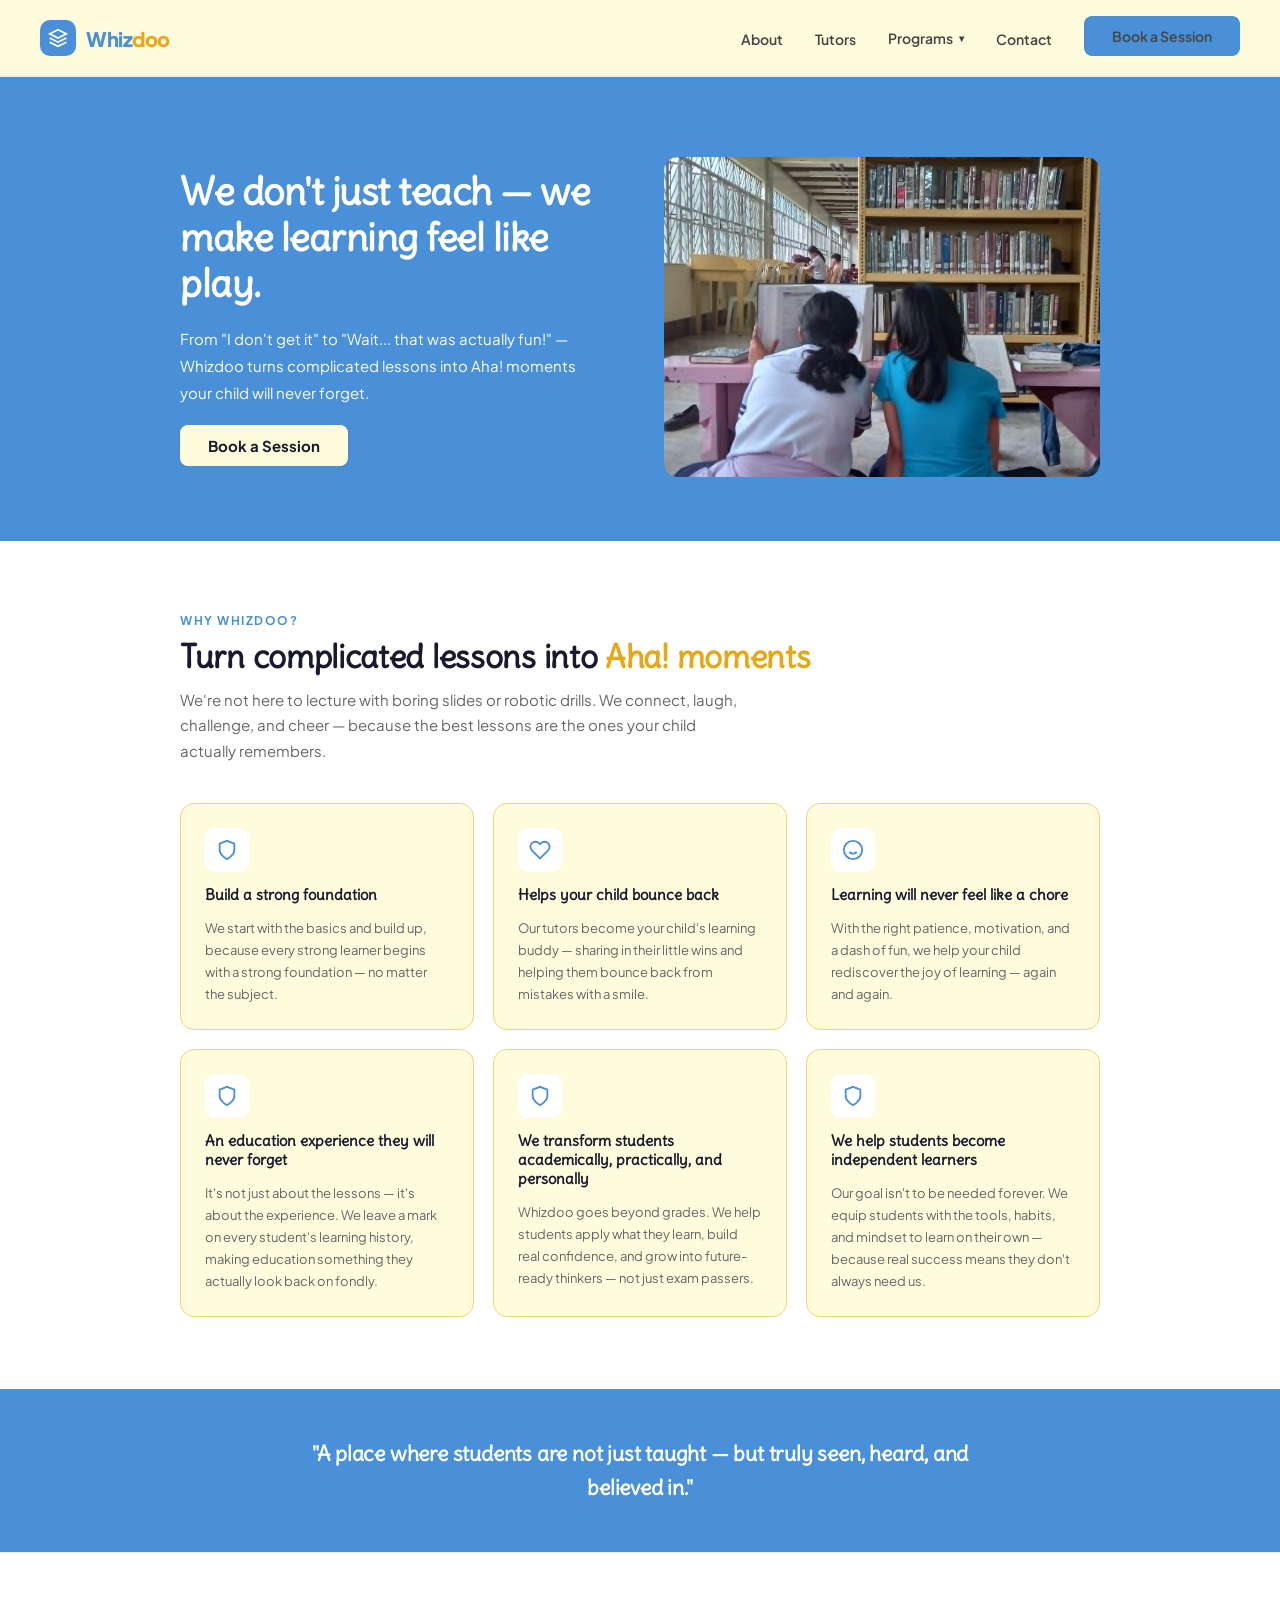
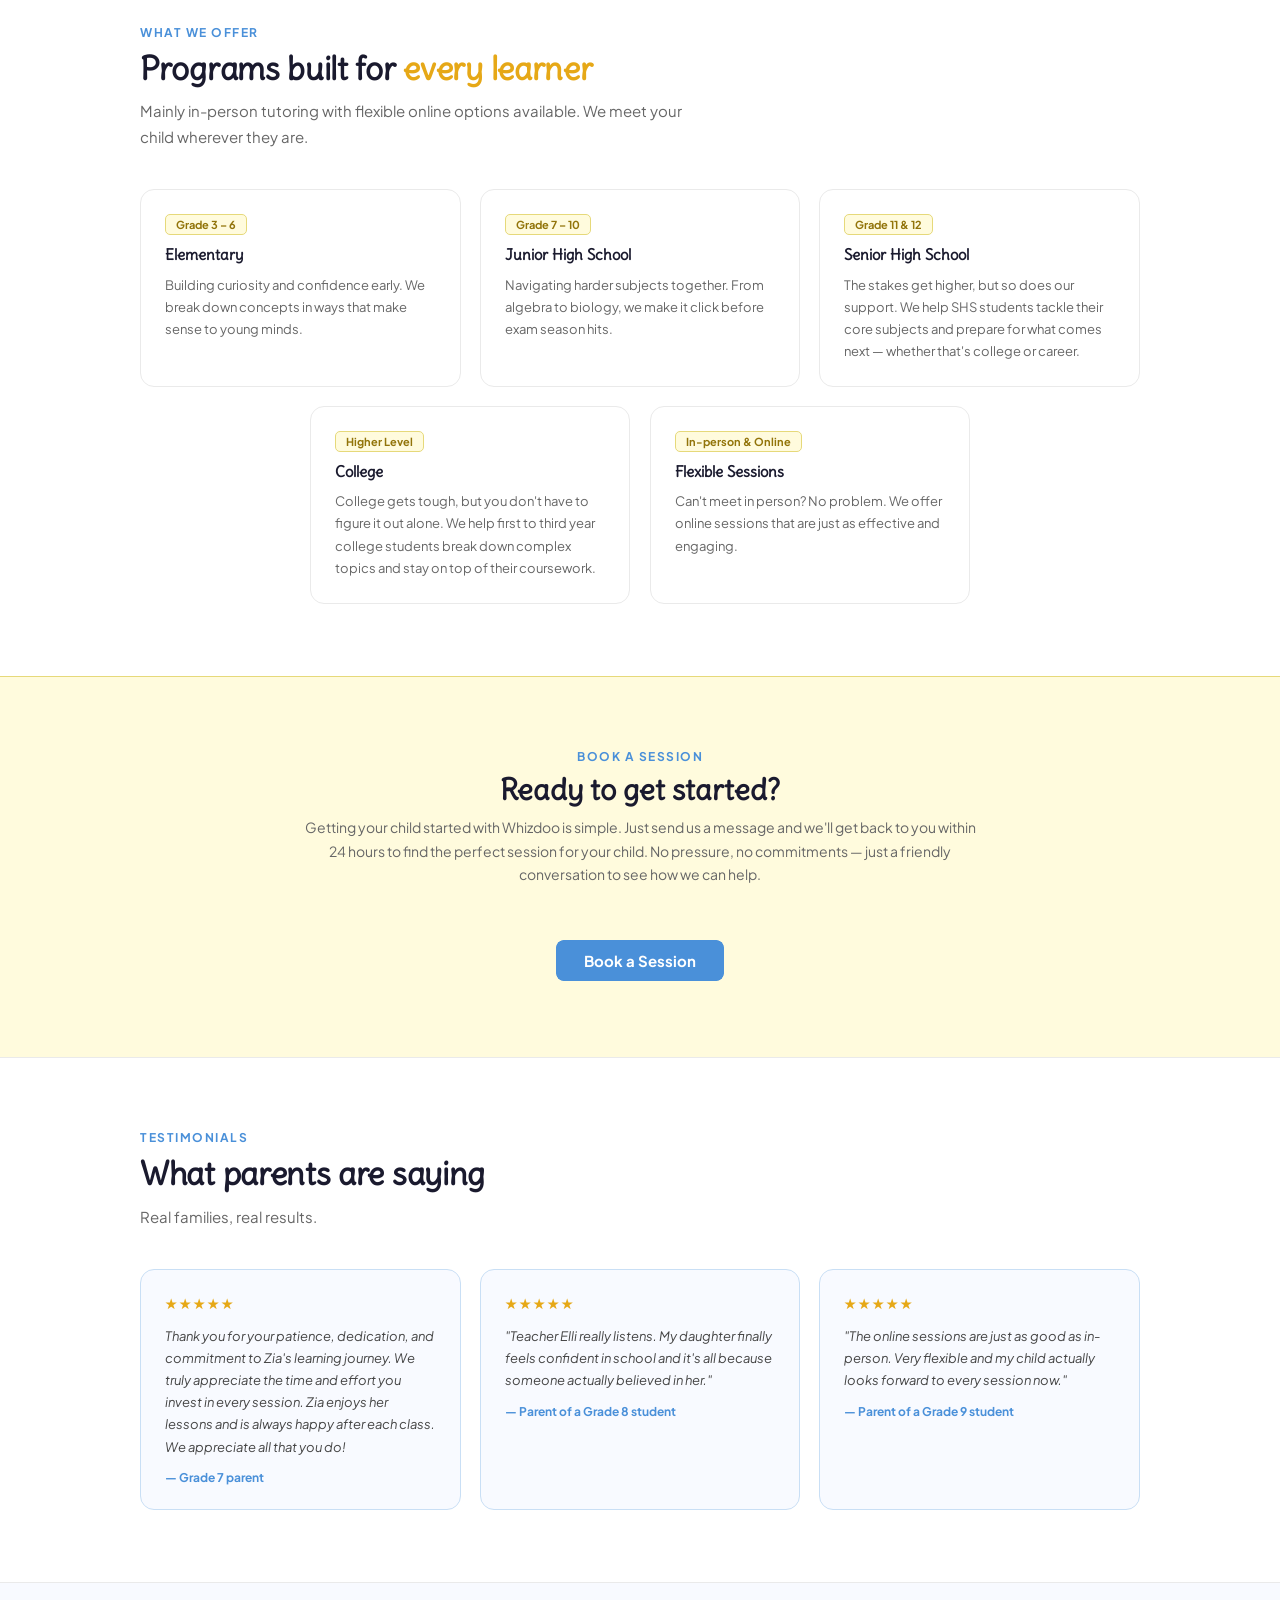
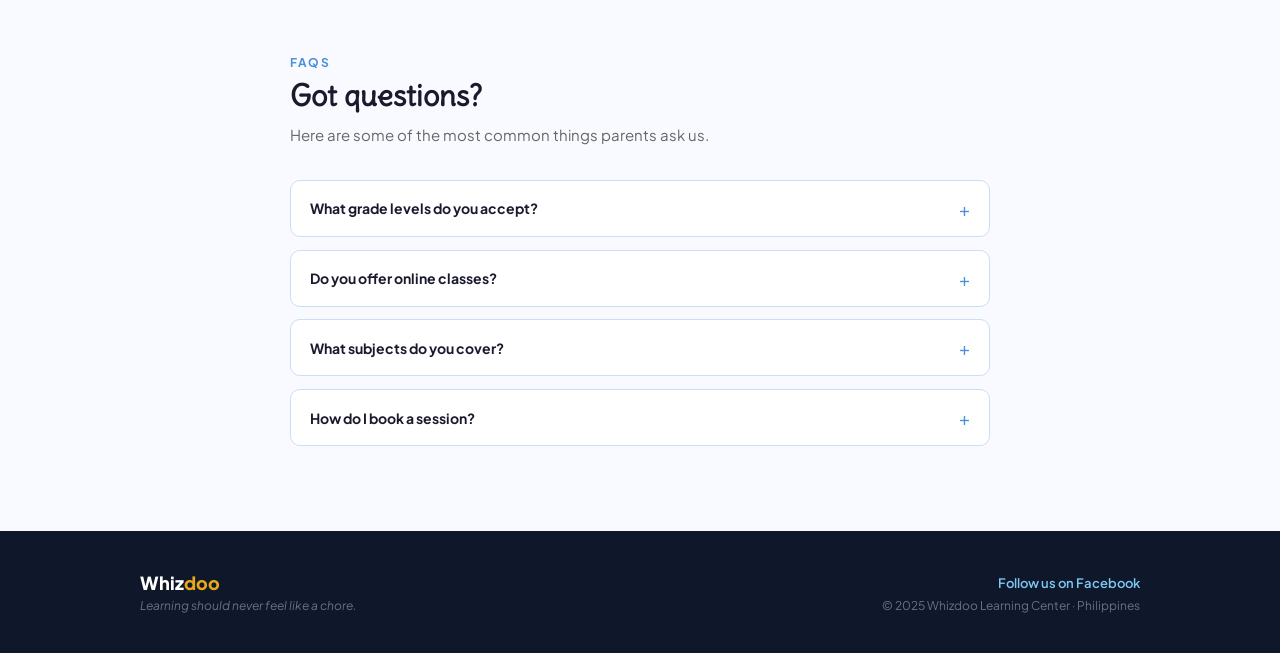
<file: index.html>
<!doctype html>
<html lang="en">
  <head>
    <meta charset="UTF-8" />
    <meta name="viewport" content="width=device-width, initial-scale=1.0" />
    <link rel="stylesheet" href="style.css" />
    <title>Whizdoo</title>
  </head>

  <svg xmlns="http://www.w3.org/2000/svg" version="1.1" style="display: none">
    <defs>
      <filter id="goo">
        <feGaussianBlur
          in="SourceGraphic"
          result="blur"
          stdDeviation="10"
        ></feGaussianBlur>
        <feColorMatrix
          in="blur"
          mode="matrix"
          values="1 0 0 0 0 0 1 0 0 0 0 0 1 0 0 0 0 0 21 -7"
          result="goo"
        ></feColorMatrix>
        <feBlend in2="goo" in="SourceGraphic" result="mix"></feBlend>
      </filter>
    </defs>
  </svg>

  <body>
    <div class="wz">
      <nav class="nav">
        <a href="index.html" class="nav-brand">
          <div class="nav-icon">
            <svg viewBox="0 0 24 24">
              <path d="M12 2L2 7l10 5 10-5-10-5z" />
              <path d="M2 17l10 5 10-5" />
              <path d="M2 12l10 5 10-5" />
            </svg>
          </div>
          <div class="nav-name">Whiz<span>doo</span></div>
        </a>

        <button class="hamburger" onclick="toggleMenu()">
          <span></span>
          <span></span>
          <span></span>
        </button>

        <ul class="nav-links" id="nav-links">
          <!-- <li><a href="blog.html">Blog</a></li> -->
          <li><a href="about.html">About</a></li>
          <li><a href="tutors.html">Tutors</a></li>
          <li class="nav-dropdown">
            <span class="nav-dropdown-toggle">Programs</span>
            <ul class="nav-dropdown-menu">
              <li><a href="programs.html">General Tutoring</a></li>
              <li><a href="specialSessions.html">Special Sessions</a></li>
            </ul>
          </li>
          <li><a href="contact.html">Contact</a></li>
          <li>
            <a href="bookASession.html" class="blob-btn blob-btn--blue">
              Book a Session
              <span class="blob-btn__inner">
                <span class="blob-btn__blobs">
                  <span class="blob-btn__blob"></span>
                  <span class="blob-btn__blob"></span>
                  <span class="blob-btn__blob"></span>
                  <span class="blob-btn__blob"></span>
                </span>
              </span>
            </a>
          </li>
        </ul>
      </nav>

      <!-- Added hero-wrapper <div> so that hero background color would stretch the whole screen -->
      <!-- ☝🏼Don't forget to remove the closing tag when you are removing a tag -->
      <div class="hero-wrapper">
        <div class="hero">
          <div class="hero-left">
            <h1>
              <a style="color: #ffffff">
                We don't just teach — we make learning feel like
                <em style="color: #ffffff">play.</em></a
              >
            </h1>
            <p>
              <a style="color: #ffffff">
                From "I don't get it" to "Wait... that was actually fun!" —
                Whizdoo turns complicated lessons into Aha! moments your child
                will never forget.</a
              >
            </p>
            <div class="hero-btns">
              <a href="bookASession.html" class="blob-btn blob-btn--cream">
                Book a Session
                <span class="blob-btn__inner">
                  <span class="blob-btn__blobs">
                    <span class="blob-btn__blob"></span>
                    <span class="blob-btn__blob"></span>
                    <span class="blob-btn__blob"></span>
                    <span class="blob-btn__blob"></span>
                  </span>
                </span>
              </a>
            </div>
          </div>
          <div class="hero-image">
            <!-- <svg viewBox="0 0 24 24">
              <rect x="3" y="3" width="18" height="18" rx="2" />
              <path d="M3 9h18M9 21V9" />
            </svg> -->
            <img
              src="images/hero page.jpg"
              alt="Teacher and student learning together"
            />
          </div>
        </div>
      </div>

      <div class="section fade-in">
        <div class="section-eyebrow">Why Whizdoo?</div>
        <h2>Turn complicated lessons into <em>Aha! moments</em></h2>
        <p class="section-sub">
          We're not here to lecture with boring slides or robotic drills. We
          connect, laugh, challenge, and cheer — because the best lessons are
          the ones your child actually remembers.
        </p>
        <div class="why-grid">
          <div class="why-card">
            <div class="why-icon">
              <svg viewBox="0 0 24 24">
                <path d="M12 22s8-4 8-10V5l-8-3-8 3v7c0 6 8 10 8 10z" />
              </svg>
            </div>
            <h3>Build a strong foundation</h3>
            <p>
              We start with the basics and build up, because every strong
              learner begins with a strong foundation — no matter the subject.
            </p>
          </div>
          <div class="why-card">
            <div class="why-icon">
              <svg viewBox="0 0 24 24">
                <path
                  d="M20.84 4.61a5.5 5.5 0 0 0-7.78 0L12 5.67l-1.06-1.06a5.5 5.5 0 0 0-7.78 7.78l1.06 1.06L12 21.23l7.78-7.78 1.06-1.06a5.5 5.5 0 0 0 0-7.78z"
                />
              </svg>
            </div>
            <h3>Helps your child bounce back</h3>
            <p>
              Our tutors become your child's learning buddy — sharing in their
              little wins and helping them bounce back from mistakes with a
              smile.
            </p>
          </div>
          <div class="why-card">
            <div class="why-icon">
              <svg viewBox="0 0 24 24">
                <circle cx="12" cy="12" r="10" />
                <path d="M8 14s1.5 2 4 2 4-2 4-2" />
                <line x1="9" y1="9" x2="9.01" y2="9" />
                <line x1="15" y1="9" x2="15.01" y2="9" />
              </svg>
            </div>
            <h3>Learning will never feel like a chore</h3>
            <p>
              With the right patience, motivation, and a dash of fun, we help
              your child rediscover the joy of learning — again and again.
            </p>
          </div>
          <div class="why-card">
            <div class="why-icon">
              <svg viewBox="0 0 24 24">
                <path d="M12 22s8-4 8-10V5l-8-3-8 3v7c0 6 8 10 8 10z" />
              </svg>
            </div>
            <h3>An education experience they will never forget</h3>
            <p>
              It's not just about the lessons — it's about the experience. We
              leave a mark on every student's learning history, making education
              something they actually look back on fondly.
            </p>
          </div>
          <div class="why-card">
            <div class="why-icon">
              <svg viewBox="0 0 24 24">
                <path d="M12 22s8-4 8-10V5l-8-3-8 3v7c0 6 8 10 8 10z" />
              </svg>
            </div>
            <h3>
              We transform students academically, practically, and personally
            </h3>
            <p>
              Whizdoo goes beyond grades. We help students apply what they
              learn, build real confidence, and grow into future-ready thinkers
              — not just exam passers.
            </p>
          </div>
          <div class="why-card">
            <div class="why-icon">
              <svg viewBox="0 0 24 24">
                <path d="M12 22s8-4 8-10V5l-8-3-8 3v7c0 6 8 10 8 10z" />
              </svg>
            </div>
            <h3>We help students become independent learners</h3>
            <p>
              Our goal isn't to be needed forever. We equip students with the
              tools, habits, and mindset to learn on their own — because real
              success means they don't always need us.
            </p>
          </div>
        </div>
      </div>

      <div class="quote-band fade-in">
        <!-- <blockquote>
          "A place where students are not just taught — but truly
          <em>seen, heard,</em> and believed in."
        </blockquote> -->
        <blockquote>
          "A place where students are not just taught — but truly seen, heard,
          and believed in."
        </blockquote>
      </div>

      <div class="offer-bg fade-in">
        <div class="offer-inner">
          <div class="section-eyebrow">What We Offer</div>
          <h2
            style="
              font-size: clamp(1.5rem, 2.5vw, 2rem);
              font-weight: 800;
              color: #1a1a2e;
              letter-spacing: -0.3px;
              margin-bottom: 0.6rem;
            "
          >
            Programs built for
            <em style="color: #e6a817; font-style: normal">every learner</em>
          </h2>
          <p class="section-sub">
            Mainly in-person tutoring with flexible online options available. We
            meet your child wherever they are.
          </p>
          <div class="offer-grid">
            <div class="offer-card">
              <div class="offer-badge">Grade 3 – 6</div>
              <h3>Elementary</h3>
              <p>
                Building curiosity and confidence early. We break down concepts
                in ways that make sense to young minds.
              </p>
            </div>
            <div class="offer-card">
              <div class="offer-badge">Grade 7 – 10</div>
              <h3>Junior High School</h3>
              <p>
                Navigating harder subjects together. From algebra to biology, we
                make it click before exam season hits.
              </p>
            </div>
            <div class="offer-card">
              <div class="offer-badge">Grade 11 & 12</div>
              <h3>Senior High School</h3>
              <p>
                The stakes get higher, but so does our support. We help SHS
                students tackle their core subjects and prepare for what comes
                next — whether that's college or career.
              </p>
            </div>
            <div class="offer-card">
              <div class="offer-badge">Higher Level</div>
              <h3>College</h3>
              <p>
                College gets tough, but you don't have to figure it out alone.
                We help first to third year college students break down complex
                topics and stay on top of their coursework.
              </p>
            </div>
            <div class="offer-card">
              <div class="offer-badge">In-person & Online</div>
              <h3>Flexible Sessions</h3>
              <p>
                Can't meet in person? No problem. We offer online sessions that
                are just as effective and engaging.
              </p>
            </div>
          </div>
        </div>
      </div>

      <div class="book-bg fade-in">
        <div class="book-inner" style="text-align: center">
          <div class="section-eyebrow">Book a Session</div>
          <h2>Ready to get started?</h2>
          <p>
            Getting your child started with Whizdoo is simple. Just send us a
            message and we'll get back to you within 24 hours to find the
            perfect session for your child. No pressure, no commitments — just a
            friendly conversation to see how we can help.
          </p>
          <br />
          <a href="bookASession.html" class="blob-btn blob-btn--blue">
            Book a Session
            <span class="blob-btn__inner">
              <span class="blob-btn__blobs">
                <span class="blob-btn__blob"></span>
                <span class="blob-btn__blob"></span>
                <span class="blob-btn__blob"></span>
                <span class="blob-btn__blob"></span>
              </span>
            </span>
          </a>
        </div>
      </div>

      <div class="test-bg fade-in">
        <div class="test-inner">
          <div class="section-eyebrow">Testimonials</div>
          <h2
            style="
              font-size: clamp(1.5rem, 2.5vw, 2rem);
              font-weight: 800;
              color: #1a1a2e;
              letter-spacing: -0.3px;
              margin-bottom: 0.6rem;
            "
          >
            What parents are saying
          </h2>
          <p class="section-sub">Real families, real results.</p>
          <div class="test-grid">
            <div class="test-card">
              <div class="stars">★★★★★</div>
              <p>
                Thank you for your patience, dedication, and commitment to Zia's
                learning journey. We truly appreciate the time and effort you
                invest in every session. Zia enjoys her lessons and is always
                happy after each class. We appreciate all that you do!
              </p>
              <div class="test-author">— Grade 7 parent</div>
            </div>
            <div class="test-card">
              <div class="stars">★★★★★</div>
              <p>
                "Teacher Elli really listens. My daughter finally feels
                confident in school and it's all because someone actually
                believed in her."
              </p>
              <div class="test-author">— Parent of a Grade 8 student</div>
            </div>
            <div class="test-card">
              <div class="stars">★★★★★</div>
              <p>
                "The online sessions are just as good as in-person. Very
                flexible and my child actually looks forward to every session
                now."
              </p>
              <div class="test-author">— Parent of a Grade 9 student</div>
            </div>
          </div>
        </div>
      </div>

      <div class="faq-bg fade-in">
        <div class="faq-inner">
          <div class="section-eyebrow">FAQs</div>
          <h2>Got questions?</h2>
          <p class="section-sub">
            Here are some of the most common things parents ask us.
          </p>
          <div class="faq-item">
            <button class="faq-q" onclick="toggle(this)">
              What grade levels do you accept? <span>+</span>
            </button>
            <div class="faq-a">
              We currently accept students from Grade 3 up to Grade 12 (Senior
              High School), as well as College students looking for support in
              their mathematics subjects.
            </div>
          </div>
          <div class="faq-item">
            <button class="faq-q" onclick="toggle(this)">
              Do you offer online classes? <span>+</span>
            </button>
            <div class="faq-a">
              Yes! While we mainly offer in-person sessions, we can absolutely
              accommodate online classes especially if location is not viable.
              Just let us know when you reach out.
            </div>
          </div>
          <div class="faq-item">
            <button class="faq-q" onclick="toggle(this)">
              What subjects do you cover? <span>+</span>
            </button>
            <div class="faq-a">
              We cover core subjects including Mathematics, Science, English,
              History, and Filipino. For Senior High and College levels, we also
              offer specialized sessions in Trigonometry, Physics, Calculus,
              Algebra, and Math Plus.
            </div>
          </div>
          <div class="faq-item">
            <button class="faq-q" onclick="toggle(this)">
              How do I book a session? <span>+</span>
            </button>
            <div class="faq-a">
              Simply fill out the contact form above or send us a message on
              Facebook. We'll get back to you within 24 hours to discuss your
              child's needs and schedule your first session.
            </div>
          </div>
        </div>
      </div>

      <footer class="footer">
        <div class="footer-inner">
          <div class="footer-brand">
            <div class="footer-logo">Whiz<span>doo</span></div>
            <div class="footer-tagline">
              Learning should never feel like a chore.
            </div>
          </div>
          <div class="footer-right">
            <a href="https://www.facebook.com/Whizdoo " class="footer-fb"
              >Follow us on Facebook</a
            >
            <p style="margin-top: 6px">
              © 2025 Whizdoo Learning Center · Philippines
            </p>
          </div>
        </div>
      </footer>
    </div>

    <!-- This section added is for the blob button for the book a session buttons -->
    <svg xmlns="http://www.w3.org/2000/svg" version="1.1" style="display: none">
      <defs>
        <filter id="goo">
          <feGaussianBlur
            in="SourceGraphic"
            result="blur"
            stdDeviation="10"
          ></feGaussianBlur>
          <feColorMatrix
            in="blur"
            mode="matrix"
            values="1 0 0 0 0 0 1 0 0 0 0 0 1 0 0 0 0 0 21 -7"
            result="goo"
          ></feColorMatrix>
          <feBlend in2="goo" in="SourceGraphic" result="mix"></feBlend>
        </filter>
      </defs>
    </svg>

    <script src="script.js"></script>
  </body>
</html>
</file>
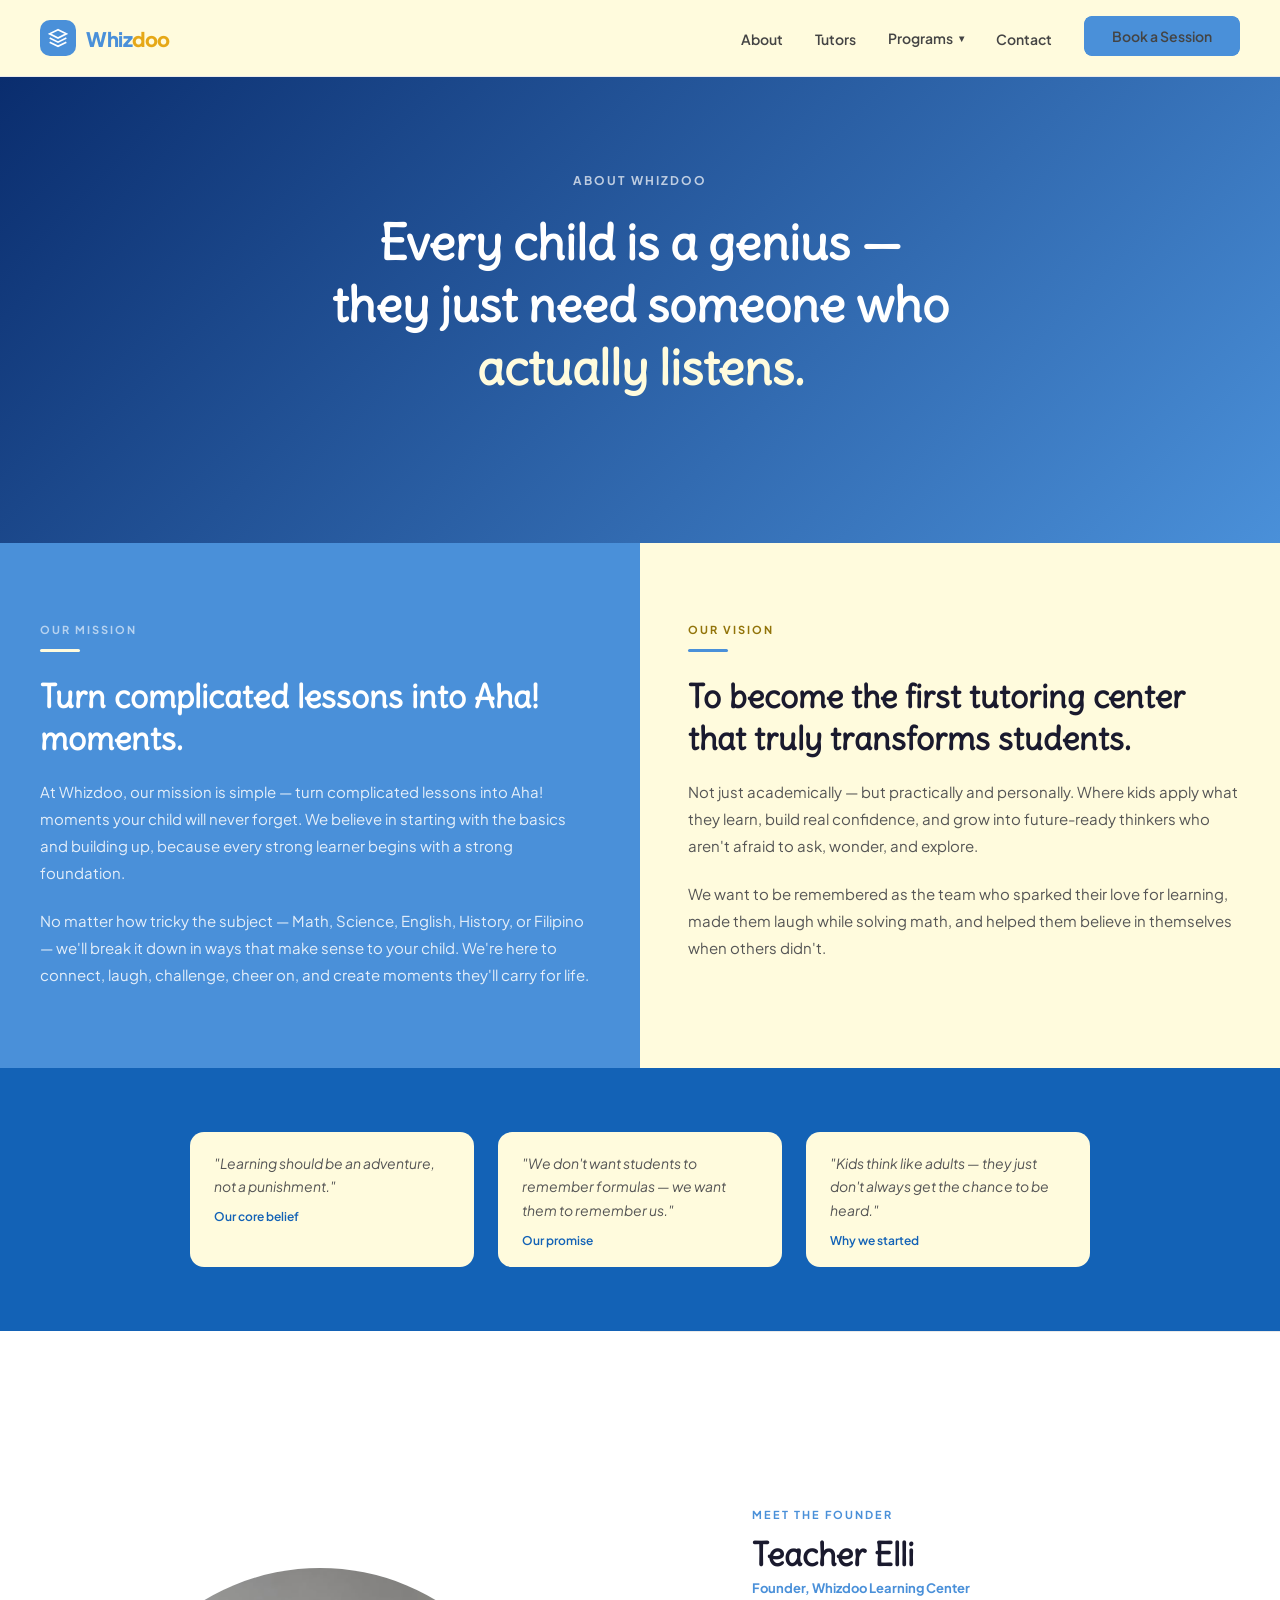
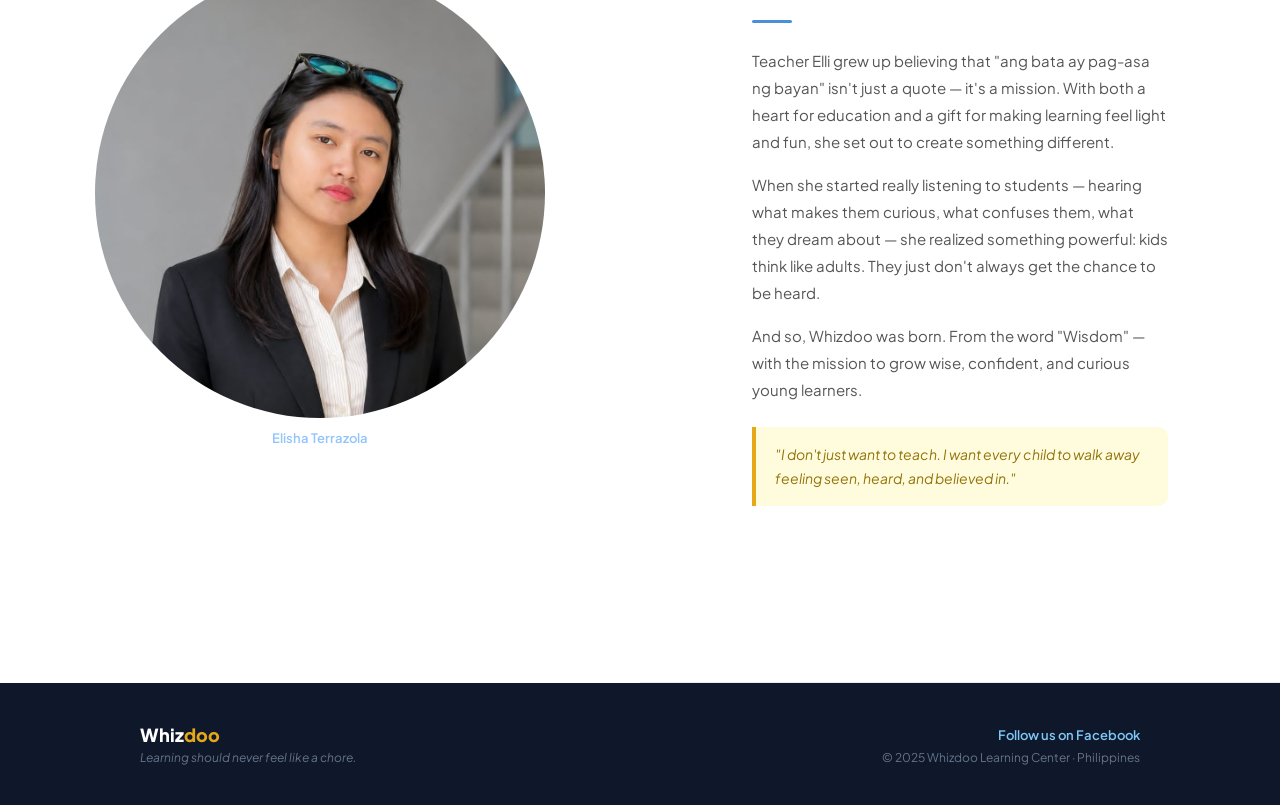
<file: about.html>
<!doctype html>
<html lang="en">
  <head>
    <meta charset="UTF-8" />
    <meta name="viewport" content="width=device-width, initial-scale=1.0" />
    <link rel="stylesheet" href="style.css" />
    <title>About Whizdoo</title>
  </head>

  <svg xmlns="http://www.w3.org/2000/svg" version="1.1" style="display: none">
    <defs>
      <filter id="goo">
        <feGaussianBlur
          in="SourceGraphic"
          result="blur"
          stdDeviation="10"
        ></feGaussianBlur>
        <feColorMatrix
          in="blur"
          mode="matrix"
          values="1 0 0 0 0 0 1 0 0 0 0 0 1 0 0 0 0 0 21 -7"
          result="goo"
        ></feColorMatrix>
        <feBlend in2="goo" in="SourceGraphic" result="mix"></feBlend>
      </filter>
    </defs>
  </svg>

  <body>
    <div class="wz">
      <nav class="nav">
        <a href="index.html" class="nav-brand">
          <div class="nav-icon">
            <svg viewBox="0 0 24 24">
              <path d="M12 2L2 7l10 5 10-5-10-5z" />
              <path d="M2 17l10 5 10-5" />
              <path d="M2 12l10 5 10-5" />
            </svg>
          </div>
          <div class="nav-name">Whiz<span>doo</span></div>
        </a>

        <button class="hamburger" onclick="toggleMenu()">
          <span></span>
          <span></span>
          <span></span>
        </button>

        <ul class="nav-links" id="nav-links">
          <!-- <li><a href="blog.html">Blog</a></li> -->
          <li><a href="about.html">About</a></li>
          <li><a href="tutors.html">Tutors</a></li>
          <li class="nav-dropdown">
            <span class="nav-dropdown-toggle">Programs</span>
            <ul class="nav-dropdown-menu">
              <li><a href="programs.html">General Tutoring</a></li>
              <li><a href="specialSessions.html">Special Sessions</a></li>
            </ul>
          </li>
          <li><a href="contact.html">Contact</a></li>
          <li>
            <a href="bookASession.html" class="blob-btn blob-btn--blue">
              Book a Session
              <span class="blob-btn__inner">
                <span class="blob-btn__blobs">
                  <span class="blob-btn__blob"></span>
                  <span class="blob-btn__blob"></span>
                  <span class="blob-btn__blob"></span>
                  <span class="blob-btn__blob"></span>
                </span>
              </span>
            </a>
            <!-- <a href="bookASession.html" class="nav-btn">Book a Session</a> -->

            <!-- <a href="bookASession.html" class="nav-btn">Book a Session</a> -->
          </li>
        </ul>
      </nav>
    </div>

    <section class="about-hero">
      <div class="about-hero-eyebrow">About Whizdoo</div>
      <h2 class="about-hero-headline">
        Every child is a genius —<br />they just need someone who
        <em>actually listens.</em>
      </h2>
    </section>

    <section class="split-section fade-in">
      <div class="split-blue">
        <div class="split-eyebrow">Our Mission</div>
        <div class="split-divider"></div>
        <h2>Turn complicated lessons into Aha! moments.</h2>
        <p>
          At Whizdoo, our mission is simple — turn complicated lessons into Aha!
          moments your child will never forget. We believe in starting with the
          basics and building up, because every strong learner begins with a
          strong foundation.
        </p>
        <br />
        <p>
          No matter how tricky the subject — Math, Science, English, History, or
          Filipino — we'll break it down in ways that make sense to your child.
          We're here to connect, laugh, challenge, cheer on, and create moments
          they'll carry for life.
        </p>
      </div>
      <div class="split-cream">
        <div class="split-eyebrow">Our Vision</div>
        <div class="split-divider"></div>
        <h2>
          To become the first tutoring center that truly transforms students.
        </h2>
        <p>
          Not just academically — but practically and personally. Where kids
          apply what they learn, build real confidence, and grow into
          future-ready thinkers who aren't afraid to ask, wonder, and explore.
        </p>
        <br />
        <p>
          We want to be remembered as the team who sparked their love for
          learning, made them laugh while solving math, and helped them believe
          in themselves when others didn't.
        </p>
      </div>
    </section>

    <div class="my-section fade-in">
      <div class="supporting-quotes">
        <div class="sq">
          <p>"Learning should be an adventure, not a punishment."</p>
          <span>Our core belief</span>
        </div>
        <div class="sq">
          <p>
            "We don't want students to remember formulas — we want them to
            remember us."
          </p>
          <span>Our promise</span>
        </div>
        <div class="sq">
          <p>
            "Kids think like adults — they just don't always get the chance to
            be heard."
          </p>
          <span>Why we started</span>
        </div>
      </div>
    </div>

    <section class="elli-section fade-in">
      <div class="elli-photo">
        <img
          src="images/about-eli-photo.jpg"
          alt="Teacher Elli, Founder of Whizdoo"
        />
        <p>Elisha Terrazola</p>
      </div>
      <div class="elli-info">
        <div class="elli-eyebrow">Meet the Founder</div>
        <h2>Teacher Elli</h2>
        <div class="elli-title">Founder, Whizdoo Learning Center</div>
        <div class="elli-divider"></div>
        <p>
          Teacher Elli grew up believing that "ang bata ay pag-asa ng bayan"
          isn't just a quote — it's a mission. With both a heart for education
          and a gift for making learning feel light and fun, she set out to
          create something different.
        </p>
        <p>
          When she started really listening to students — hearing what makes
          them curious, what confuses them, what they dream about — she realized
          something powerful: kids think like adults. They just don't always get
          the chance to be heard.
        </p>
        <p>
          And so, Whizdoo was born. From the word "Wisdom" — with the mission to
          grow wise, confident, and curious young learners.
        </p>
        <div class="elli-quote">
          <p>
            "I don't just want to teach. I want every child to walk away feeling
            seen, heard, and believed in."
          </p>
        </div>
      </div>
    </section>

    <footer class="footer">
      <div class="footer-inner">
        <div class="footer-brand">
          <div class="footer-logo">Whiz<span>doo</span></div>
          <div class="footer-tagline">
            Learning should never feel like a chore.
          </div>
        </div>
        <div class="footer-right">
          <a href="https://www.facebook.com/Whizdoo" class="footer-fb"
            >Follow us on Facebook</a
          >
          <p style="margin-top: 6px">
            © 2025 Whizdoo Learning Center · Philippines
          </p>
        </div>
      </div>
    </footer>

    <script src="script.js"></script>
  </body>
</html>
</file>
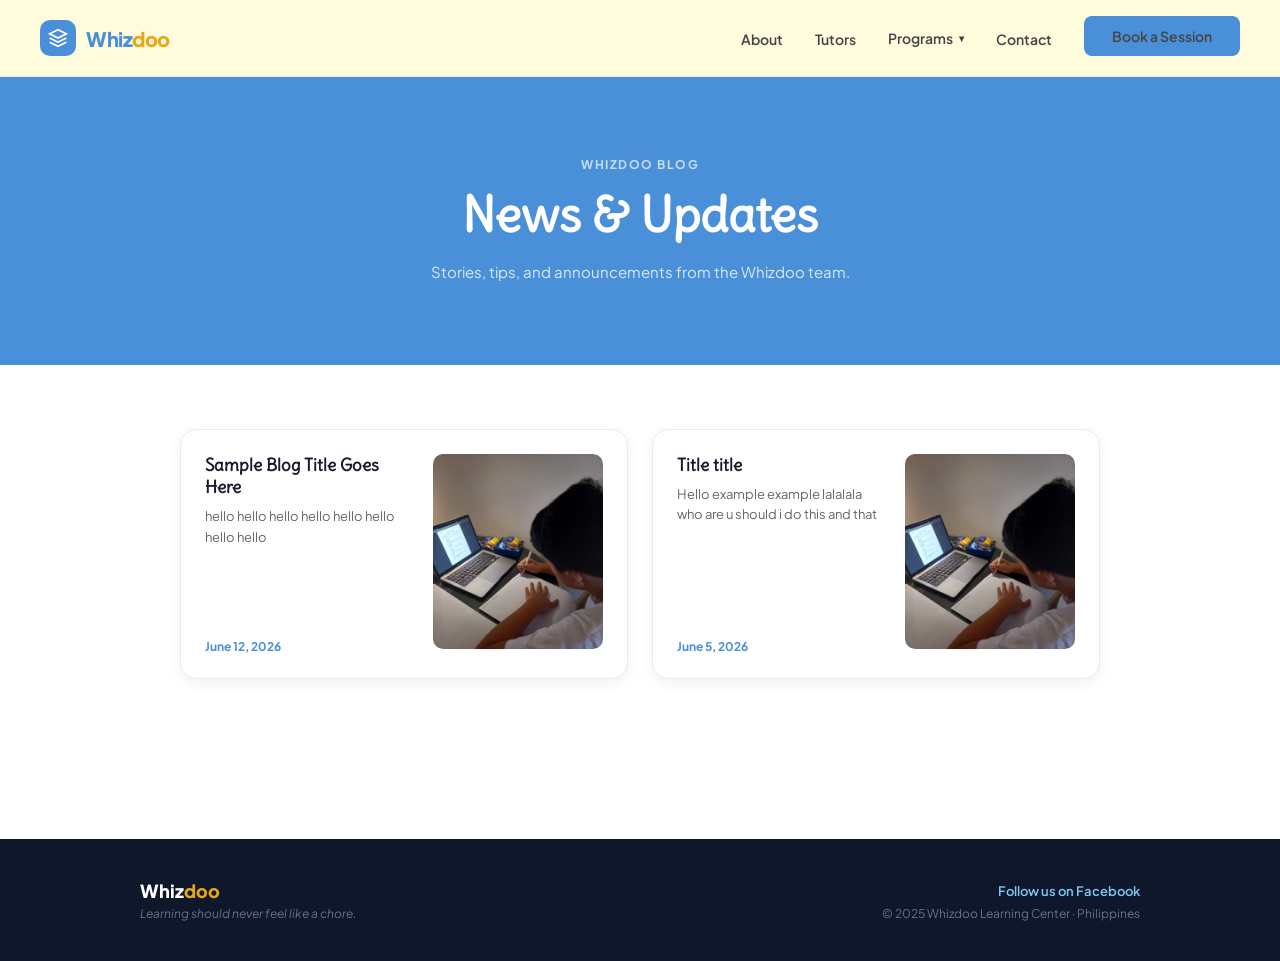
<file: blog.html>
<!doctype html>
<html lang="en">
  <head>
    <meta charset="UTF-8" />
    <meta name="viewport" content="width=device-width, initial-scale=1.0" />
    <link rel="stylesheet" href="style.css" />
    <title>Blog</title>
  </head>

  <svg xmlns="http://www.w3.org/2000/svg" version="1.1" style="display: none">
    <defs>
      <filter id="goo">
        <feGaussianBlur
          in="SourceGraphic"
          result="blur"
          stdDeviation="10"
        ></feGaussianBlur>
        <feColorMatrix
          in="blur"
          mode="matrix"
          values="1 0 0 0 0 0 1 0 0 0 0 0 1 0 0 0 0 0 21 -7"
          result="goo"
        ></feColorMatrix>
        <feBlend in2="goo" in="SourceGraphic" result="mix"></feBlend>
      </filter>
    </defs>
  </svg>

  <body>
    <div class="wz">
      <nav class="nav">
        <a href="index.html" class="nav-brand">
          <div class="nav-icon">
            <svg viewBox="0 0 24 24">
              <path d="M12 2L2 7l10 5 10-5-10-5z" />
              <path d="M2 17l10 5 10-5" />
              <path d="M2 12l10 5 10-5" />
            </svg>
          </div>
          <div class="nav-name">Whiz<span>doo</span></div>
        </a>

        <button class="hamburger" onclick="toggleMenu()">
          <span></span>
          <span></span>
          <span></span>
        </button>

        <ul class="nav-links" id="nav-links">
          <!-- <li><a href="blog.html">Blog</a></li> -->
          <li><a href="about.html">About</a></li>
          <li><a href="tutors.html">Tutors</a></li>
          <li class="nav-dropdown">
            <span class="nav-dropdown-toggle">Programs</span>
            <ul class="nav-dropdown-menu">
              <li><a href="programs.html">General Tutoring</a></li>
              <li><a href="specialSessions.html">Special Sessions</a></li>
            </ul>
          </li>
          <li><a href="contact.html">Contact</a></li>
          <li>
            <a href="bookASession.html" class="blob-btn blob-btn--blue">
              Book a Session
              <span class="blob-btn__inner">
                <span class="blob-btn__blobs">
                  <span class="blob-btn__blob"></span>
                  <span class="blob-btn__blob"></span>
                  <span class="blob-btn__blob"></span>
                  <span class="blob-btn__blob"></span>
                </span>
              </span>
            </a>
          </li>
        </ul>
      </nav>
    </div>

    <div class="page-header">
      <div class="eyebrow">Whizdoo Blog</div>
      <h1>News &amp; Updates</h1>
      <p>Stories, tips, and announcements from the Whizdoo team.</p>
    </div>

    <div class="blog-section">
      <div class="blog-grid">
        <a href="blogTemplate.html" class="blog-card">
          <div class="blog-card-text">
            <h3>Sample Blog Title Goes Here</h3>
            <p>hello hello hello hello hello hello hello hello</p>
            <div class="blog-date">June 12, 2026</div>
          </div>
          <div class="blog-card-photo">
            <img src="images/heroPageImage.jpg" alt="Blog post placeholder" />
          </div>
        </a>

        <a href="blogTemplate.html" class="blog-card">
          <div class="blog-card-text">
            <h3>Title title</h3>
            <p>
              Hello example example lalalala who are u should i do this and that
            </p>
            <div class="blog-date">June 5, 2026</div>
          </div>
          <div class="blog-card-photo">
            <img src="images/heroPageImage.jpg" alt="Blog post placeholder" />
          </div>
        </a>
      </div>
    </div>

    <footer class="footer">
      <div class="footer-inner">
        <div class="footer-brand">
          <div class="footer-logo">Whiz<span>doo</span></div>
          <div class="footer-tagline">
            Learning should never feel like a chore.
          </div>
        </div>
        <div class="footer-right">
          <a href="https://www.facebook.com/Whizdoo" class="footer-fb"
            >Follow us on Facebook</a
          >
          <p style="margin-top: 6px">
            © 2025 Whizdoo Learning Center · Philippines
          </p>
        </div>
      </div>
    </footer>

    <script src="script.js"></script>
  </body>
</html>
</file>
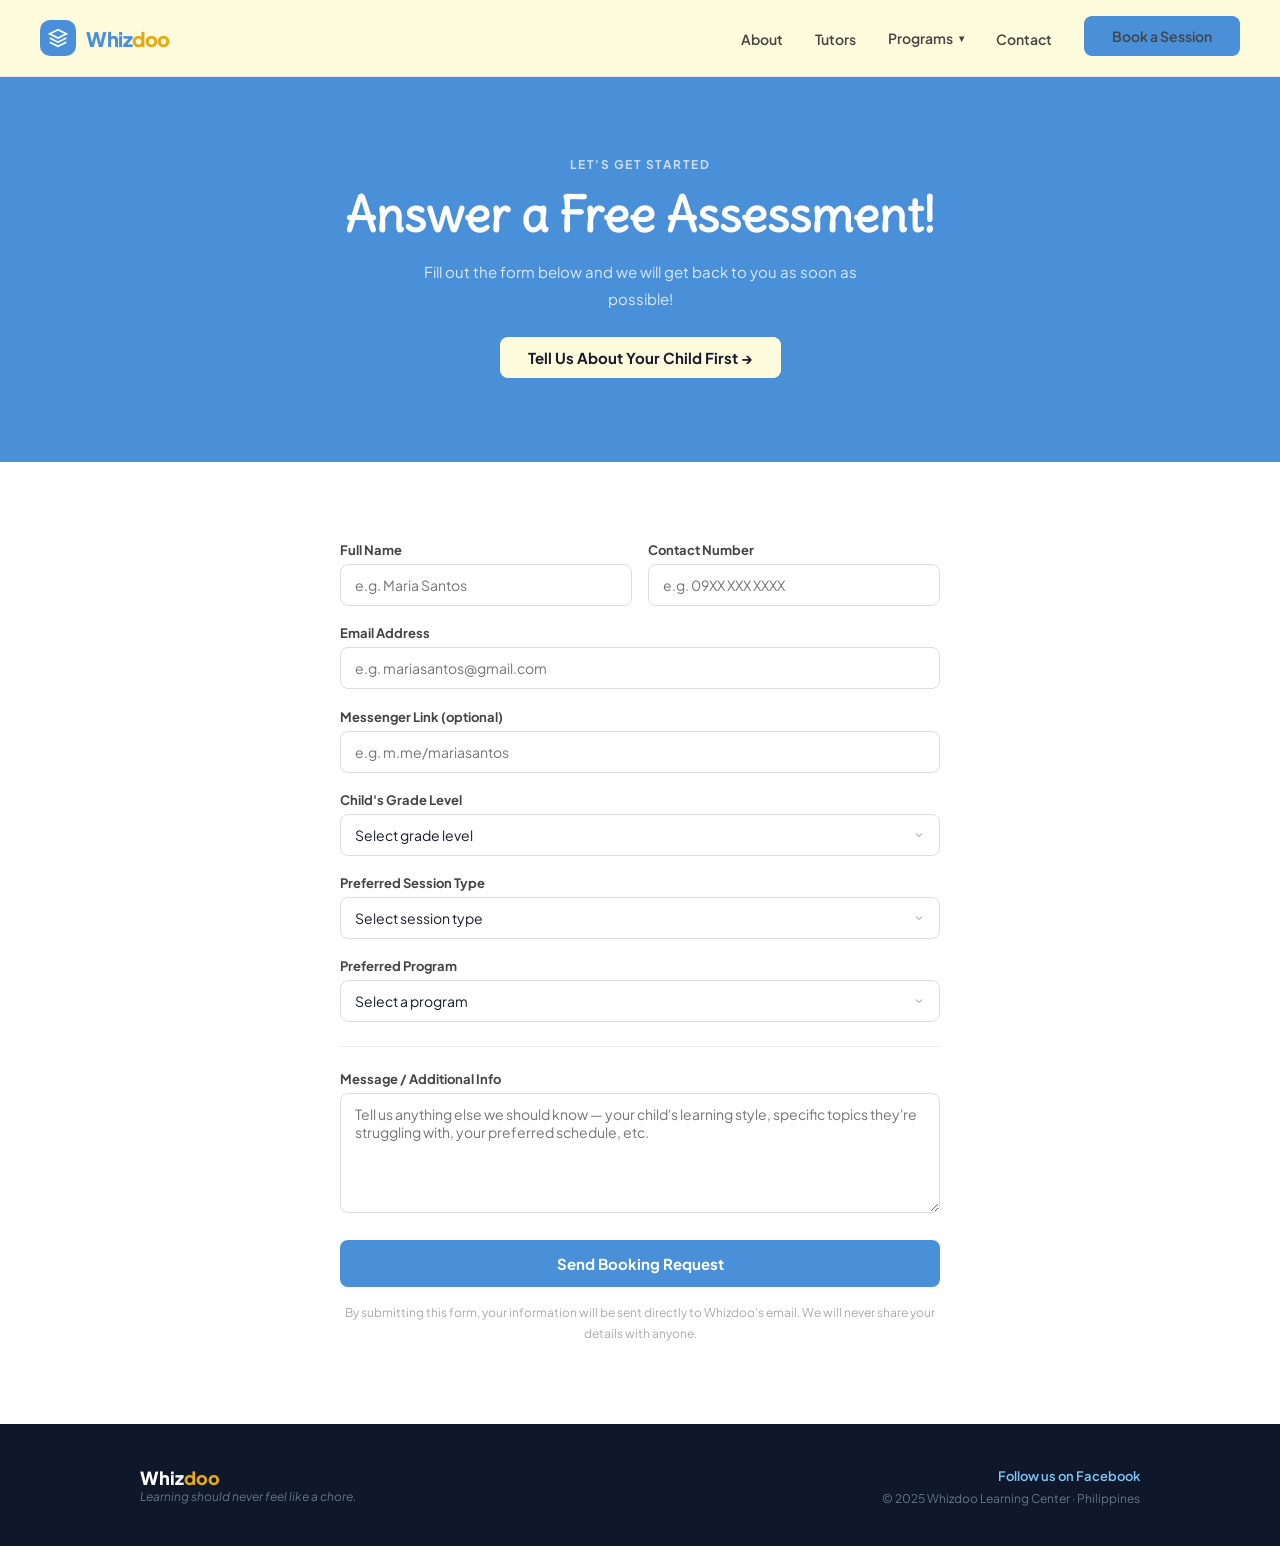
<file: bookASession.html>
<!doctype html>
<html lang="en">
  <head>
    <meta charset="UTF-8" />
    <meta name="viewport" content="width=device-width, initial-scale=1.0" />
    <link rel="stylesheet" href="style.css" />
    <title>Book a Free Assessment!</title>
  </head>

  <svg xmlns="http://www.w3.org/2000/svg" version="1.1" style="display: none">
    <defs>
      <filter id="goo">
        <feGaussianBlur
          in="SourceGraphic"
          result="blur"
          stdDeviation="10"
        ></feGaussianBlur>
        <feColorMatrix
          in="blur"
          mode="matrix"
          values="1 0 0 0 0 0 1 0 0 0 0 0 1 0 0 0 0 0 21 -7"
          result="goo"
        ></feColorMatrix>
        <feBlend in2="goo" in="SourceGraphic" result="mix"></feBlend>
      </filter>
    </defs>
  </svg>

  <body class="wz">
    <nav class="nav">
      <a href="index.html" class="nav-brand">
        <div class="nav-icon">
          <svg viewBox="0 0 24 24">
            <path d="M12 2L2 7l10 5 10-5-10-5z" />
            <path d="M2 17l10 5 10-5" />
            <path d="M2 12l10 5 10-5" />
          </svg>
        </div>
        <div class="nav-name">Whiz<span>doo</span></div>
      </a>

      <button class="hamburger" onclick="toggleMenu()">
        <span></span>
        <span></span>
        <span></span>
      </button>

      <ul class="nav-links" id="nav-links">
        <!-- <li><a href="blog.html">Blog</a></li> -->
        <li><a href="about.html">About</a></li>
        <li><a href="tutors.html">Tutors</a></li>
        <li class="nav-dropdown">
          <span class="nav-dropdown-toggle">Programs</span>
          <ul class="nav-dropdown-menu">
            <li><a href="programs.html">General Tutoring</a></li>
            <li><a href="specialSessions.html">Special Sessions</a></li>
          </ul>
        </li>
        <li><a href="contact.html">Contact</a></li>

        <li>
          <a href="bookASession.html" class="blob-btn blob-btn--blue">
            Book a Session
            <span class="blob-btn__inner">
              <span class="blob-btn__blobs">
                <span class="blob-btn__blob"></span>
                <span class="blob-btn__blob"></span>
                <span class="blob-btn__blob"></span>
                <span class="blob-btn__blob"></span>
              </span>
            </span>
          </a>
        </li>

        <!-- <li><a href="bookASession.html" class="nav-btn">Book a Session</a></li> -->
      </ul>
    </nav>

    <div class="page-header">
      <div class="eyebrow">Let's Get Started</div>
      <h1>Answer a Free Assessment!</h1>
      <p>
        Fill out the form below and we will get back to you as soon as possible!
      </p>
      <div style="margin-top: 1.6rem">
        <a href="childAssessment.html" class="blob-btn blob-btn--cream">
          Tell Us About Your Child First →
          <span class="blob-btn__inner">
            <span class="blob-btn__blobs">
              <span class="blob-btn__blob"></span>
              <span class="blob-btn__blob"></span>
              <span class="blob-btn__blob"></span>
              <span class="blob-btn__blob"></span>
            </span>
          </span>
        </a>
      </div>
    </div>

    <div class="form-section">
      <form
        id="booking-form"
        action="https://api.web3forms.com/submit"
        method="POST"
      >
        <!-- Your Web3Forms access key -->
        <input
          type="hidden"
          name="access_key"
          value="075a1621-3a29-4678-acf9-0060ed557a9c"
        />

        <!-- This is the subject line Elli sees in her email -->
        <input
          type="hidden"
          name="subject"
          value="📍New Booking Request! — Whizdoo"
        />

        <input type="hidden" name="replyto" value="true" />
        <div class="form-row">
          <div class="form-group">
            <label for="name">Full Name</label>
            <input
              type="text"
              id="name"
              name="name"
              placeholder="e.g. Maria Santos"
              required
            />
          </div>
          <div class="form-group">
            <label for="contact">Contact Number</label>
            <input
              type="tel"
              id="contact"
              name="contact"
              placeholder="e.g. 09XX XXX XXXX"
              required
            />
          </div>
        </div>

        <div class="form-group">
          <label for="email">Email Address</label>
          <input
            type="email"
            id="email"
            name="email"
            placeholder="e.g. mariasantos@gmail.com"
            required
          />
        </div>

        <div class="form-group">
          <label for="messenger">Messenger Link (optional)</label>
          <input
            type="text"
            id="messenger"
            name="Messenger Link"
            placeholder="e.g. m.me/mariasantos"
          />
        </div>

        <!-- <div class="form-row"> -->
        <div class="form-group">
          <label for="grade">Child's Grade Level</label>
          <select id="grade" name="grade" required>
            <option value="" disabled selected>Select grade level</option>
            <option>Nursery</option>
            <option>Kindergarten</option>
            <option>Grade 1</option>
            <option>Grade 2</option>
            <option>Grade 3</option>
            <option>Grade 4</option>
            <option>Grade 5</option>
            <option>Grade 6</option>
            <option>Grade 7</option>
            <option>Grade 8</option>
            <option>Grade 9</option>
            <option>Grade 10</option>
            <option>Grade 11</option>
            <option>Grade 12</option>
            <option>College</option>
          </select>
        </div>
        <div class="form-group">
          <label for="session">Preferred Session Type</label>
          <select id="session" name="session" required>
            <option value="" disabled selected>Select session type</option>
            <option>In-Person</option>
            <option>Online</option>
          </select>

          <!-- This is for the  in-person choice where the customer can only choose in-person because thats how far we can cater. If they are not from silang, the form will automatically be revert back to 'Online' so that they can still send a form WE CANNOT ACCPET PEOPLE THAT ARE NOT FROM SILANG -->
          <div
            id="location-check-container"
            style="display: none; margin-top: 12px"
          >
            <label style="font-weight: 600; font-size: 14px">
              Is your location within any of the following areas: Silang,
              Cavite; Nuvali Laguna; Sta. Rosa, Laguna; or Tagaytay, Cavite?
            </label>
            <select id="is-in-silang" name="Is Within Service Area">
              <option value="" disabled selected>Select an option</option>
              <option value="Yes">Yes, I am from one of these areas</option>
              <option value="No">No, I am outside these areas</option>
            </select>
          </div>

          <div
            id="meeting-type-container"
            style="display: none; margin-top: 12px"
          >
            <label style="font-weight: 600; font-size: 14px">
              Will this be a home setup or a public place?
            </label>
            <select id="meeting-type" name="Meeting Type">
              <option value="" disabled selected>Select an option</option>
              <option value="Home-setup">Home-setup</option>
              <option value="Public place">Public place</option>
            </select>
          </div>

          <div
            id="silang-details-container"
            class="important-notice-box"
            style="display: none; margin-top: 16px"
          >
            <div
              id="commute-note"
              style="
                font-size: 13px;
                color: #92740a;
                line-height: 1.4;
                margin-bottom: 16px;
              "
            >
              📌 <strong>Important Notice:</strong> In-person tutoring includes
              tutor commute fees, which vary depending on your location.
            </div>

            <div class="form-group" style="margin-bottom: 1rem">
              <label style="font-weight: 700; font-size: 13px; color: #1a1a2e"
                >Barangay</label
              >
              <input
                type="text"
                id="addr-barangay"
                name="Barangay"
                placeholder="e.g. San Miguel"
                required
              />
            </div>

            <div class="form-row" style="margin-bottom: 1rem">
              <div class="form-group" style="margin-bottom: 0">
                <label style="font-weight: 700; font-size: 13px; color: #1a1a2e"
                  >Village (optional)</label
                >
                <input
                  type="text"
                  id="addr-village"
                  name="Village"
                  placeholder="e.g. Emerald Green Homes"
                />
              </div>
              <div class="form-group" style="margin-bottom: 0">
                <label style="font-weight: 700; font-size: 13px; color: #1a1a2e"
                  >City / Municipality</label
                >
                <input
                  type="text"
                  id="addr-city"
                  name="City or Municipality"
                  placeholder="e.g. Silang"
                  required
                />
              </div>
            </div>

            <div class="form-row" style="margin-bottom: 1rem">
              <div class="form-group" style="margin-bottom: 0">
                <label style="font-weight: 700; font-size: 13px; color: #1a1a2e"
                  >Province / Region</label
                >
                <input
                  type="text"
                  id="addr-province"
                  name="Province or Region"
                  placeholder="e.g. Cavite"
                  required
                />
              </div>
              <div class="form-group" style="margin-bottom: 0">
                <label style="font-weight: 700; font-size: 13px; color: #1a1a2e"
                  >Postal / ZIP Code</label
                >
                <input
                  type="text"
                  id="addr-postal"
                  name="Postal Code"
                  placeholder="e.g. 4118"
                  required
                />
              </div>
            </div>

            <div class="form-group" style="margin-bottom: 0">
              <label style="font-weight: 700; font-size: 13px; color: #1a1a2e"
                >Nearest Landmark</label
              >
              <input
                type="text"
                id="addr-landmark"
                name="Nearest Landmark"
                placeholder="e.g. Near Silang Public Market"
                required
              />
            </div>
          </div>

          <div
            id="out-of-bounds-note"
            class="warning-note"
            style="display: none; margin-top: 12px"
          >
            ⚠️ Sorry! Our In-Person tutoring is currently only available in
            <strong>Silang, Tagaytay, Nuvali, and Calamba</strong>. If you are
            outside these areas, you may switch your session preference to
            <strong>Online Tutoring</strong> so we can still accommodate your
            child!
          </div>
        </div>

        <div class="form-group">
          <label for="program">Preferred Program</label>
          <select id="program" name="Program" required>
            <option value="" disabled selected>Select a program</option>
            <option value="General Tutoring">General Tutoring</option>
            <option value="Special Sessions">Special Sessions</option>
          </select>
        </div>

        <div
          class="form-group"
          id="general-subjects-container"
          style="display: none"
        >
          <div class="checkbox-group">
            <div class="subject-category">General Subjects</div>
            <label class="checkbox-item">
              <input
                type="checkbox"
                class="subject-check"
                value="Mathematics"
              />
              Mathematics
            </label>
            <label class="checkbox-item">
              <input type="checkbox" class="subject-check" value="Science" />
              Science
            </label>
            <label class="checkbox-item">
              <input type="checkbox" class="subject-check" value="English" />
              English
            </label>
            <label class="checkbox-item">
              <input type="checkbox" class="subject-check" value="History" />
              History
            </label>
            <label class="checkbox-item">
              <input type="checkbox" class="subject-check" value="Filipino" />
              Filipino
            </label>

            <div class="subject-category" style="margin-top: 1rem">
              College Level — Math & Sciences
            </div>
            <label class="checkbox-item">
              <input
                type="checkbox"
                class="subject-check"
                value="Trigonometry"
              />
              Trigonometry
            </label>
            <label class="checkbox-item">
              <input type="checkbox" class="subject-check" value="Calculus" />
              Calculus
            </label>
            <label class="checkbox-item">
              <input type="checkbox" class="subject-check" value="Algebra" />
              Algebra
            </label>
            <label class="checkbox-item">
              <input type="checkbox" class="subject-check" value="Math Plus" />
              Math Plus
            </label>
            <label class="checkbox-item">
              <input type="checkbox" class="subject-check" value="Physics" />
              Physics
            </label>
          </div>
          <input type="hidden" name="Subjects" id="subjects-hidden" />
        </div>

        <div
          class="form-group"
          id="special-subjects-container"
          style="display: none"
        >
          <div class="subject-category">Special Sesssion Subjects</div>

          <div class="checkbox-group">
            <p></p>

            <label class="checkbox-item">
              <input
                type="checkbox"
                class="special-subject-check"
                value="Math"
              />
              Math
            </label>
            <label class="checkbox-item">
              <input
                type="checkbox"
                class="special-subject-check"
                value="English"
              />
              English
            </label>
            <label class="checkbox-item">
              <input
                type="checkbox"
                class="special-subject-check"
                value="Tagalog"
              />
              Tagalog
            </label>
          </div>
          <input
            type="hidden"
            name="Special Session Subjects"
            id="special-subjects-hidden"
          />
        </div>

        <div class="divider"></div>

        <div class="form-group">
          <label for="message">Message / Additional Info</label>
          <textarea
            id="message"
            name="message"
            placeholder="Tell us anything else we should know — your child's learning style, specific topics they're struggling with, your preferred schedule, etc."
          ></textarea>
        </div>

        <button type="submit" class="submit-btn">Send Booking Request</button>
        <p class="form-note">
          By submitting this form, your information will be sent directly to
          Whizdoo's email. We will never share your details with anyone.
        </p>
      </form>
    </div>

    <footer class="footer">
      <div class="footer-inner">
        <div>
          <div class="footer-logo">Whiz<span>doo</span></div>
          <div class="footer-tagline">
            Learning should never feel like a chore.
          </div>
        </div>
        <div class="footer-right">
          <a href="https://www.facebook.com/Whizdoo" class="footer-fb"
            >Follow us on Facebook</a
          >
          <p style="margin-top: 6px">
            © 2025 Whizdoo Learning Center · Philippines
          </p>
        </div>
      </div>
    </footer>

    <!-- <script>
      document.querySelector("form").addEventListener("submit", function () {
        const checked = [...document.querySelectorAll(".subject-check:checked")]
          .map((cb) => cb.value)
          .join(", ");
        document.getElementById("subjects-hidden").value = checked;
      });
    </script> -->

    <script src="script.js"></script>
  </body>
</html>
</file>
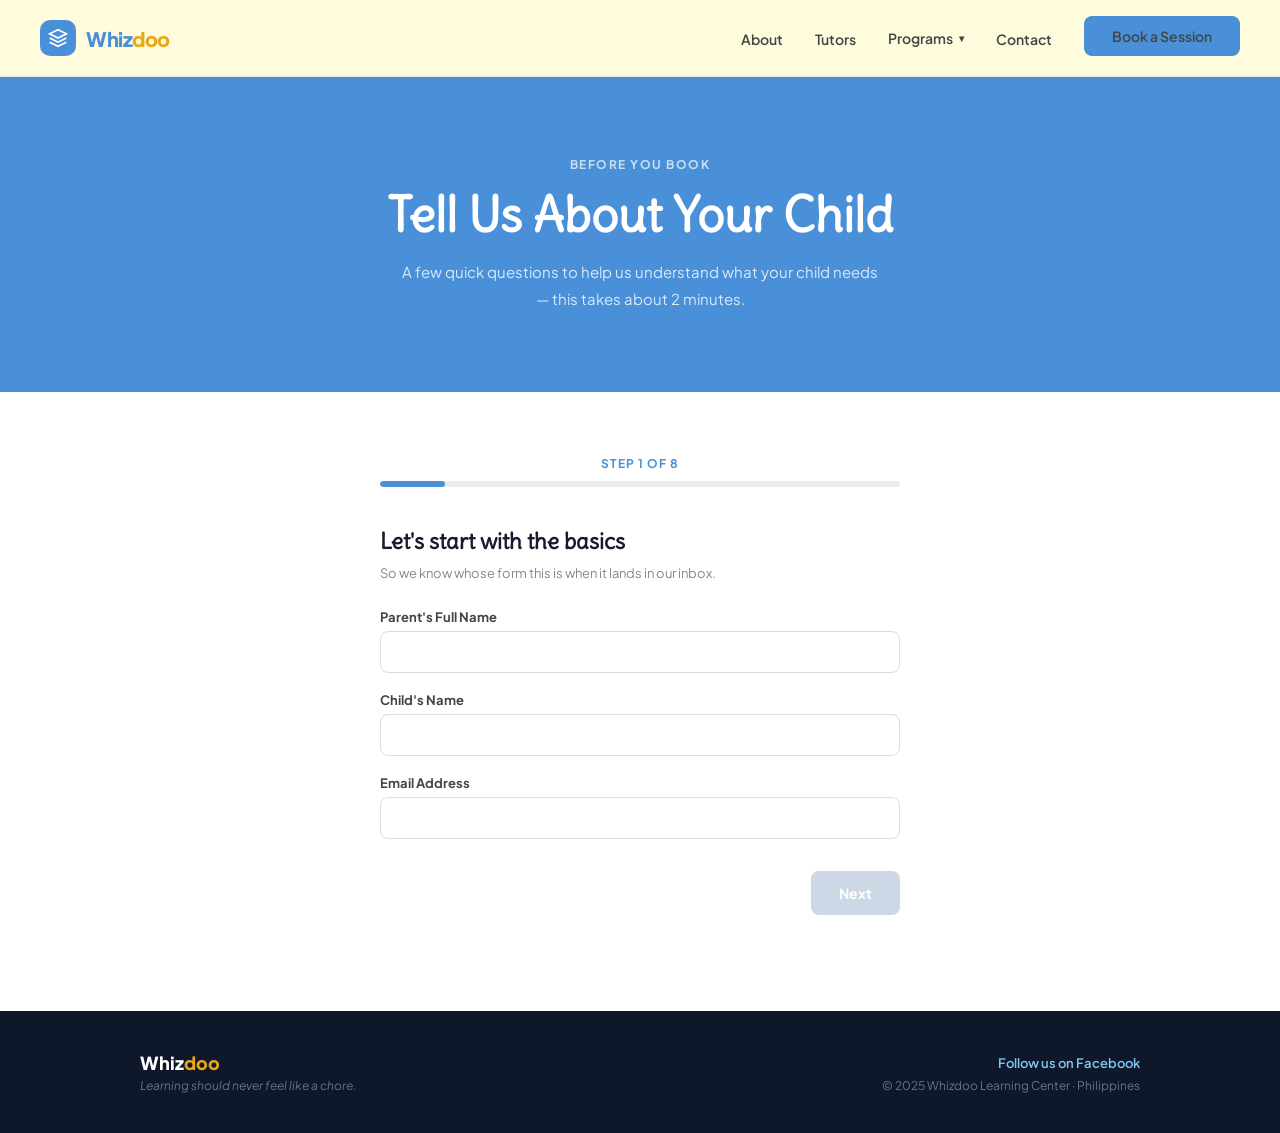
<file: childAssessment.html>
<!doctype html>
<html lang="en">
  <head>
    <meta charset="UTF-8" />
    <meta name="viewport" content="width=device-width, initial-scale=1.0" />
    <link rel="stylesheet" href="style.css" />
    <title>Tell Us About Your Child</title>
  </head>

  <svg xmlns="http://www.w3.org/2000/svg" version="1.1" style="display: none">
    <defs>
      <filter id="goo">
        <feGaussianBlur
          in="SourceGraphic"
          result="blur"
          stdDeviation="10"
        ></feGaussianBlur>
        <feColorMatrix
          in="blur"
          mode="matrix"
          values="1 0 0 0 0 0 1 0 0 0 0 0 1 0 0 0 0 0 21 -7"
          result="goo"
        ></feColorMatrix>
        <feBlend in2="goo" in="SourceGraphic" result="mix"></feBlend>
      </filter>
    </defs>
  </svg>

  <body class="wz">
    <nav class="nav">
      <a href="index.html" class="nav-brand">
        <div class="nav-icon">
          <svg viewBox="0 0 24 24">
            <path d="M12 2L2 7l10 5 10-5-10-5z" />
            <path d="M2 17l10 5 10-5" />
            <path d="M2 12l10 5 10-5" />
          </svg>
        </div>
        <div class="nav-name">Whiz<span>doo</span></div>
      </a>

      <button class="hamburger" onclick="toggleMenu()">
        <span></span>
        <span></span>
        <span></span>
      </button>

      <ul class="nav-links" id="nav-links">
        <!-- <li><a href="blog.html">Blog</a></li> -->
        <li><a href="about.html">About</a></li>
        <li><a href="tutors.html">Tutors</a></li>
        <li class="nav-dropdown">
          <span class="nav-dropdown-toggle">Programs</span>
          <ul class="nav-dropdown-menu">
            <li><a href="programs.html">General Tutoring</a></li>
            <li><a href="specialSessions.html">Special Sessions</a></li>
          </ul>
        </li>
        <li><a href="contact.html">Contact</a></li>

        <li>
          <a href="bookASession.html" class="blob-btn blob-btn--blue">
            Book a Session
            <span class="blob-btn__inner">
              <span class="blob-btn__blobs">
                <span class="blob-btn__blob"></span>
                <span class="blob-btn__blob"></span>
                <span class="blob-btn__blob"></span>
                <span class="blob-btn__blob"></span>
              </span>
            </span>
          </a>
        </li>
      </ul>
    </nav>

    <div class="page-header">
      <div class="eyebrow">Before You Book</div>
      <h1>Tell Us About Your Child</h1>
      <p>
        A few quick questions to help us understand what your child needs — this
        takes about 2 minutes.
      </p>
    </div>

    <div class="quiz-wrap">
      <div class="quiz-progress-label" id="quiz-progress-label">
        Step 1 of 8
      </div>
      <div class="quiz-progress-track">
        <div class="quiz-progress-fill" id="quiz-progress-fill"></div>
      </div>

      <form
        class="quiz-form"
        action="https://api.web3forms.com/submit"
        method="POST"
      >
        <input
          type="hidden"
          name="access_key"
          value="075a1621-3a29-4678-acf9-0060ed557a9c"
        />
        <input
          type="hidden"
          name="subject"
          value="📋 New Child Assessment — Whizdoo"
        />
        <!-- BAGUHIN MO YUNG 'VALUE'  -->
        <input
          type="hidden"
          name="redirect"
          value="https://cybanel.github.io/whizdoo-website/bookASession.html"
        />

        <!-- STEP 1: Contact Info -->
        <div class="quiz-step">
          <h2>Let's start with the basics</h2>
          <p class="quiz-subtext">
            So we know whose form this is when it lands in our inbox.
          </p>
          <div class="form-group">
            <label for="parentName">Parent's Full Name</label>
            <input type="text" id="parentName" name="Parent Name" required />
          </div>
          <div class="form-group">
            <label for="childName">Child's Name</label>
            <input type="text" id="childName" name="Child Name" required />
          </div>
          <div class="form-group">
            <label for="parentEmail">Email Address</label>
            <input type="email" id="parentEmail" name="Parent Email" required />
          </div>
        </div>

        <!-- STEP 2: Subject -->
        <div class="quiz-step">
          <h2>Which subject is your child struggling with the most?</h2>
          <div class="form-group">
            <select id="subject" name="Subject" required>
              <option value="" disabled selected>Select a subject</option>
              <option>Mathematics</option>
              <option>Science</option>
              <option>English</option>
              <option>History</option>
              <option>Filipino</option>
              <option>Trigonometry</option>
              <option>Calculus</option>
              <option>Algebra</option>
              <option>Physics</option>
              <option>Other</option>
            </select>
          </div>
        </div>

        <!-- STEP 3: What the struggle looks like -->
        <div class="quiz-step">
          <h2>What does that struggle actually look like?</h2>
          <p class="quiz-subtext">Select all that apply.</p>
          <div class="checkbox-group">
            <label class="checkbox-item">
              <input
                type="checkbox"
                class="struggle-check"
                value="Loses focus / gets distracted easily"
              />
              Loses focus / gets distracted easily
            </label>
            <label class="checkbox-item">
              <input
                type="checkbox"
                class="struggle-check"
                value="Understands it in class but forgets during tests"
              />
              Understands it in class but forgets during tests
            </label>
            <label class="checkbox-item">
              <input
                type="checkbox"
                class="struggle-check"
                value="Avoids or feels anxious about the subject"
              />
              Avoids or feels anxious about the subject
            </label>
            <label class="checkbox-item">
              <input
                type="checkbox"
                class="struggle-check"
                value="Struggles with the basics/fundamentals"
              />
              Struggles with the basics/fundamentals
            </label>
            <label class="checkbox-item">
              <input
                type="checkbox"
                class="struggle-check"
                value="Makes careless mistakes despite understanding the material"
              />
              Makes careless mistakes despite understanding the material
            </label>
          </div>
          <div class="form-group" style="margin-top: 1rem">
            <label for="struggleOther">Other (optional)</label>
            <input
              type="text"
              id="struggleOther"
              placeholder="Anything not covered above?"
            />
          </div>
          <input
            type="hidden"
            name="What the Struggle Looks Like"
            id="struggle-hidden"
          />
        </div>

        <!-- STEP 4: Duration -->
        <div class="quiz-step">
          <h2>How long has this been going on?</h2>
          <div class="form-group">
            <select id="duration" name="Duration" required>
              <option value="" disabled selected>Select an option</option>
              <option>Just recently</option>
              <option>A few months</option>
              <option>Most of the school year</option>
              <option>As long as I can remember</option>
            </select>
          </div>
        </div>

        <!-- STEP 5: Previous tutor -->
        <div class="quiz-step">
          <h2>Has your child had a tutor before for this subject?</h2>
          <div class="checkbox-group">
            <label class="checkbox-item">
              <input type="radio" name="prevTutor" value="Yes" required />
              Yes
            </label>
            <label class="checkbox-item">
              <input type="radio" name="prevTutor" value="No" required />
              No
            </label>
          </div>
          <div
            class="form-group"
            id="prev-tutor-notes-group"
            style="display: none; margin-top: 1rem"
          >
            <label for="prevTutorNotes"
              >What worked or didn't work? (optional)</label
            >
            <textarea
              id="prevTutorNotes"
              name="Previous Tutor Notes"
            ></textarea>
          </div>
        </div>

        <!-- STEP 6: What success looks like -->
        <div class="quiz-step">
          <h2>What would feel like a win to you?</h2>
          <p class="quiz-subtext">
            E.g. "catching up to grade level," "more confidence," "passing the
            next exam."
          </p>
          <div class="form-group">
            <textarea
              id="successLooksLike"
              name="Success Looks Like"
              required
            ></textarea>
          </div>
        </div>

        <!-- STEP 7: Anything else (optional) -->
        <div class="quiz-step">
          <h2>Anything else you'd like the tutor to know?</h2>
          <p class="quiz-subtext">
            Totally optional — skip if nothing comes to mind.
          </p>
          <div class="form-group">
            <textarea
              id="additionalNotes"
              name="Additional Notes"
              placeholder="Optional"
            ></textarea>
          </div>
        </div>

        <!-- STEP 8: Summary -->
        <div class="quiz-step">
          <h2>Review your answers</h2>
          <p class="quiz-subtext">
            Here's what you told us. Hit submit when you're ready.
          </p>

          <div class="quiz-summary-item">
            <div class="quiz-summary-label">Subject</div>
            <div class="quiz-summary-value" id="summary-subject"></div>
          </div>
          <div class="quiz-summary-item">
            <div class="quiz-summary-label">What the struggle looks like</div>
            <div class="quiz-summary-value" id="summary-struggle"></div>
          </div>
          <div class="quiz-summary-item">
            <div class="quiz-summary-label">Duration</div>
            <div class="quiz-summary-value" id="summary-duration"></div>
          </div>
          <div class="quiz-summary-item">
            <div class="quiz-summary-label">Previous tutor</div>
            <div class="quiz-summary-value" id="summary-prevtutor"></div>
          </div>
          <div class="quiz-summary-item">
            <div class="quiz-summary-label">What success looks like</div>
            <div class="quiz-summary-value" id="summary-success"></div>
          </div>

          <button type="submit" class="submit-btn" style="margin-top: 1.6rem">
            Submit Assessment
          </button>
          <p class="form-note">
            Your answers will be sent directly to Whizdoo's email.
          </p>
        </div>

        <div class="quiz-nav">
          <button type="button" class="quiz-back-btn" id="quiz-back-btn">
            ← Back
          </button>
          <button type="button" class="quiz-next-btn" id="quiz-next-btn">
            Next
          </button>
        </div>
      </form>
    </div>

    <footer class="footer">
      <div class="footer-inner">
        <div class="footer-brand">
          <div class="footer-logo">Whiz<span>doo</span></div>
          <div class="footer-tagline">
            Learning should never feel like a chore.
          </div>
        </div>
        <div class="footer-right">
          <a href="https://www.facebook.com/Whizdoo" class="footer-fb"
            >Follow us on Facebook</a
          >
          <p style="margin-top: 6px">
            © 2025 Whizdoo Learning Center · Philippines
          </p>
        </div>
      </div>
    </footer>

    <script src="script.js"></script>

    <script>
      const steps = document.querySelectorAll(".quiz-step");
      const progressFill = document.getElementById("quiz-progress-fill");
      const progressLabel = document.getElementById("quiz-progress-label");
      const backBtn = document.getElementById("quiz-back-btn");
      const nextBtn = document.getElementById("quiz-next-btn");
      let current = 0;

      function validateStep(i) {
        switch (i) {
          case 0:
            return (
              document.getElementById("parentName").value.trim() !== "" &&
              document.getElementById("childName").value.trim() !== "" &&
              document.getElementById("parentEmail").value.trim() !== ""
            );
          case 1:
            return document.getElementById("subject").value !== "";
          case 2:
            return (
              document.querySelectorAll(".struggle-check:checked").length > 0
            );
          case 3:
            return document.getElementById("duration").value !== "";
          case 4:
            return (
              document.querySelector('input[name="prevTutor"]:checked') !== null
            );
          case 5:
            return (
              document.getElementById("successLooksLike").value.trim() !== ""
            );
          default:
            return true;
        }
      }

      function populateSummary() {
        document.getElementById("summary-subject").textContent =
          document.getElementById("subject").value || "—";

        const struggles = [
          ...document.querySelectorAll(".struggle-check:checked"),
        ].map((cb) => cb.value);
        const otherStruggle = document
          .getElementById("struggleOther")
          .value.trim();
        if (otherStruggle) struggles.push(otherStruggle);
        document.getElementById("summary-struggle").textContent =
          struggles.length ? struggles.join(", ") : "—";

        document.getElementById("summary-duration").textContent =
          document.getElementById("duration").value || "—";

        const prevTutorRadio = document.querySelector(
          'input[name="prevTutor"]:checked',
        );
        const prevTutorNotes = document
          .getElementById("prevTutorNotes")
          .value.trim();
        document.getElementById("summary-prevtutor").textContent =
          prevTutorRadio
            ? prevTutorRadio.value +
              (prevTutorNotes ? " — " + prevTutorNotes : "")
            : "—";

        document.getElementById("summary-success").textContent =
          document.getElementById("successLooksLike").value.trim() || "—";
      }

      function showStep(i) {
        steps.forEach((s) => s.classList.remove("active"));
        steps[i].classList.add("active");

        progressLabel.textContent = `Step ${i + 1} of ${steps.length}`;
        progressFill.style.width = `${((i + 1) / steps.length) * 100}%`;

        backBtn.style.display = i === 0 ? "none" : "inline-block";

        if (i === steps.length - 1) {
          nextBtn.style.display = "none";
          populateSummary();
        } else {
          nextBtn.style.display = "inline-block";
          nextBtn.textContent =
            i === steps.length - 2 ? "Review Answers" : "Next";
        }

        nextBtn.disabled = !validateStep(i);
      }

      document
        .querySelectorAll(
          ".quiz-step input, .quiz-step select, .quiz-step textarea",
        )
        .forEach((el) => {
          el.addEventListener("input", () => {
            nextBtn.disabled = !validateStep(current);
          });
          el.addEventListener("change", () => {
            nextBtn.disabled = !validateStep(current);
          });
        });

      nextBtn.addEventListener("click", () => {
        if (!validateStep(current)) return;
        current++;
        showStep(current);
      });

      backBtn.addEventListener("click", () => {
        current--;
        showStep(current);
      });

      document.querySelectorAll('input[name="prevTutor"]').forEach((radio) => {
        radio.addEventListener("change", function () {
          document.getElementById("prev-tutor-notes-group").style.display =
            this.value === "Yes" ? "block" : "none";
        });
      });

      document
        .querySelector(".quiz-form")
        .addEventListener("submit", function () {
          const struggles = [
            ...document.querySelectorAll(".struggle-check:checked"),
          ].map((cb) => cb.value);
          const otherStruggle = document
            .getElementById("struggleOther")
            .value.trim();
          if (otherStruggle) struggles.push(otherStruggle);
          document.getElementById("struggle-hidden").value =
            struggles.join(", ");
        });

      showStep(current);
    </script>
  </body>
</html>
</file>
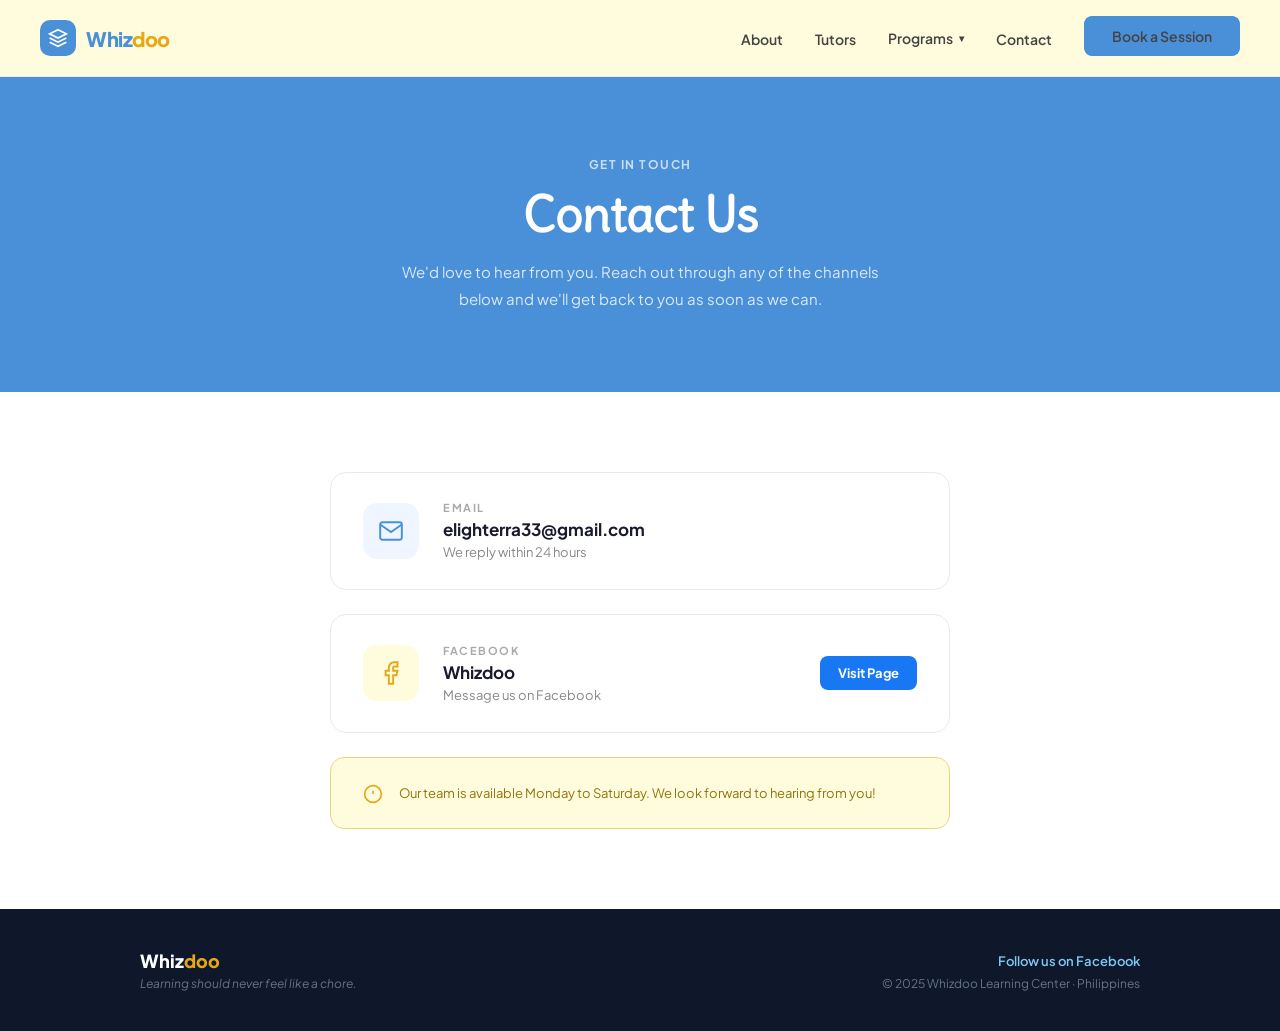
<file: contact.html>
<!doctype html>
<html lang="en">
  <head>
    <meta charset="UTF-8" />
    <meta name="viewport" content="width=device-width, initial-scale=1.0" />
    <title>Contact Whizdoo</title>
    <link rel="stylesheet" href="style.css" />
  </head>

  <svg xmlns="http://www.w3.org/2000/svg" version="1.1" style="display: none">
    <defs>
      <filter id="goo">
        <feGaussianBlur
          in="SourceGraphic"
          result="blur"
          stdDeviation="10"
        ></feGaussianBlur>
        <feColorMatrix
          in="blur"
          mode="matrix"
          values="1 0 0 0 0 0 1 0 0 0 0 0 1 0 0 0 0 0 21 -7"
          result="goo"
        ></feColorMatrix>
        <feBlend in2="goo" in="SourceGraphic" result="mix"></feBlend>
      </filter>
    </defs>
  </svg>

  <body class="wz">
    <div class="wz">
      <nav class="nav">
        <a href="index.html" class="nav-brand">
          <div class="nav-icon">
            <svg viewBox="0 0 24 24">
              <path d="M12 2L2 7l10 5 10-5-10-5z" />
              <path d="M2 17l10 5 10-5" />
              <path d="M2 12l10 5 10-5" />
            </svg>
          </div>
          <div class="nav-name">Whiz<span>doo</span></div>
        </a>

        <button class="hamburger" onclick="toggleMenu()">
          <span></span>
          <span></span>
          <span></span>
        </button>

        <ul class="nav-links" id="nav-links">
          <!-- <li><a href="blog.html">Blog</a></li> -->
          <li><a href="about.html">About</a></li>
          <li><a href="tutors.html">Tutors</a></li>
          <li class="nav-dropdown">
            <span class="nav-dropdown-toggle">Programs</span>
            <ul class="nav-dropdown-menu">
              <li><a href="programs.html">General Tutoring</a></li>
              <li><a href="specialSessions.html">Special Sessions</a></li>
            </ul>
          </li>
          <li><a href="contact.html">Contact</a></li>
          <li>
            <a href="bookASession.html" class="blob-btn blob-btn--blue">
              Book a Session
              <span class="blob-btn__inner">
                <span class="blob-btn__blobs">
                  <span class="blob-btn__blob"></span>
                  <span class="blob-btn__blob"></span>
                  <span class="blob-btn__blob"></span>
                  <span class="blob-btn__blob"></span>
                </span>
              </span>
            </a>

            <!-- <a href="bookASession.html" class="nav-btn">Book a Session</a> -->
          </li>
        </ul>
      </nav>
    </div>

    <div class="page-header">
      <div class="eyebrow">Get in Touch</div>
      <h1>Contact Us</h1>
      <p>
        We'd love to hear from you. Reach out through any of the channels below
        and we'll get back to you as soon as we can.
      </p>
    </div>

    <div class="contact-section fade-in">
      <div class="contact-card">
        <div class="contact-icon blue">
          <svg viewBox="0 0 24 24">
            <path
              d="M4 4h16c1.1 0 2 .9 2 2v12c0 1.1-.9 2-2 2H4c-1.1 0-2-.9-2-2V6c0-1.1.9-2 2-2z"
            />
            <polyline points="22,6 12,13 2,6" />
          </svg>
        </div>
        <div class="contact-info">
          <div class="contact-label">Email</div>
          <div class="contact-value">elighterra33@gmail.com</div>
          <div class="contact-sub">We reply within 24 hours</div>
        </div>
        <!-- <a href="mailto:whizdoo@gmail.com">Send Email</a> -->
      </div>

      <div class="contact-card fb">
        <div class="contact-icon yellow">
          <svg viewBox="0 0 24 24">
            <path
              d="M18 2h-3a5 5 0 0 0-5 5v3H7v4h3v8h4v-8h3l1-4h-4V7a1 1 0 0 1 1-1h3z"
            />
          </svg>
        </div>
        <div class="contact-info">
          <div class="contact-label">Facebook</div>
          <div class="contact-value">Whizdoo</div>
          <div class="contact-sub">Message us on Facebook</div>
        </div>
        <a href="https://www.facebook.com/Whizdoo" target="_blank"
          >Visit Page</a
        >
      </div>

      <div class="note-box">
        <svg viewBox="0 0 24 24">
          <circle cx="12" cy="12" r="10" />
          <line x1="12" y1="8" x2="12" y2="12" />
          <line x1="12" y1="16" x2="12.01" y2="16" />
        </svg>
        <p>
          Our team is available Monday to Saturday. We look forward to hearing
          from you!
        </p>
      </div>
    </div>

    <footer class="footer">
      <div class="footer-inner">
        <div class="footer-brand">
          <div class="footer-logo">Whiz<span>doo</span></div>
          <div class="footer-tagline">
            Learning should never feel like a chore.
          </div>
        </div>
        <div class="footer-right">
          <a href="https://www.facebook.com/Whizdoo" class="footer-fb"
            >Follow us on Facebook</a
          >
          <p style="margin-top: 6px">
            © 2025 Whizdoo Learning Center · Philippines
          </p>
        </div>
      </div>
    </footer>

    <script src="script.js"></script>
  </body>
</html>
</file>
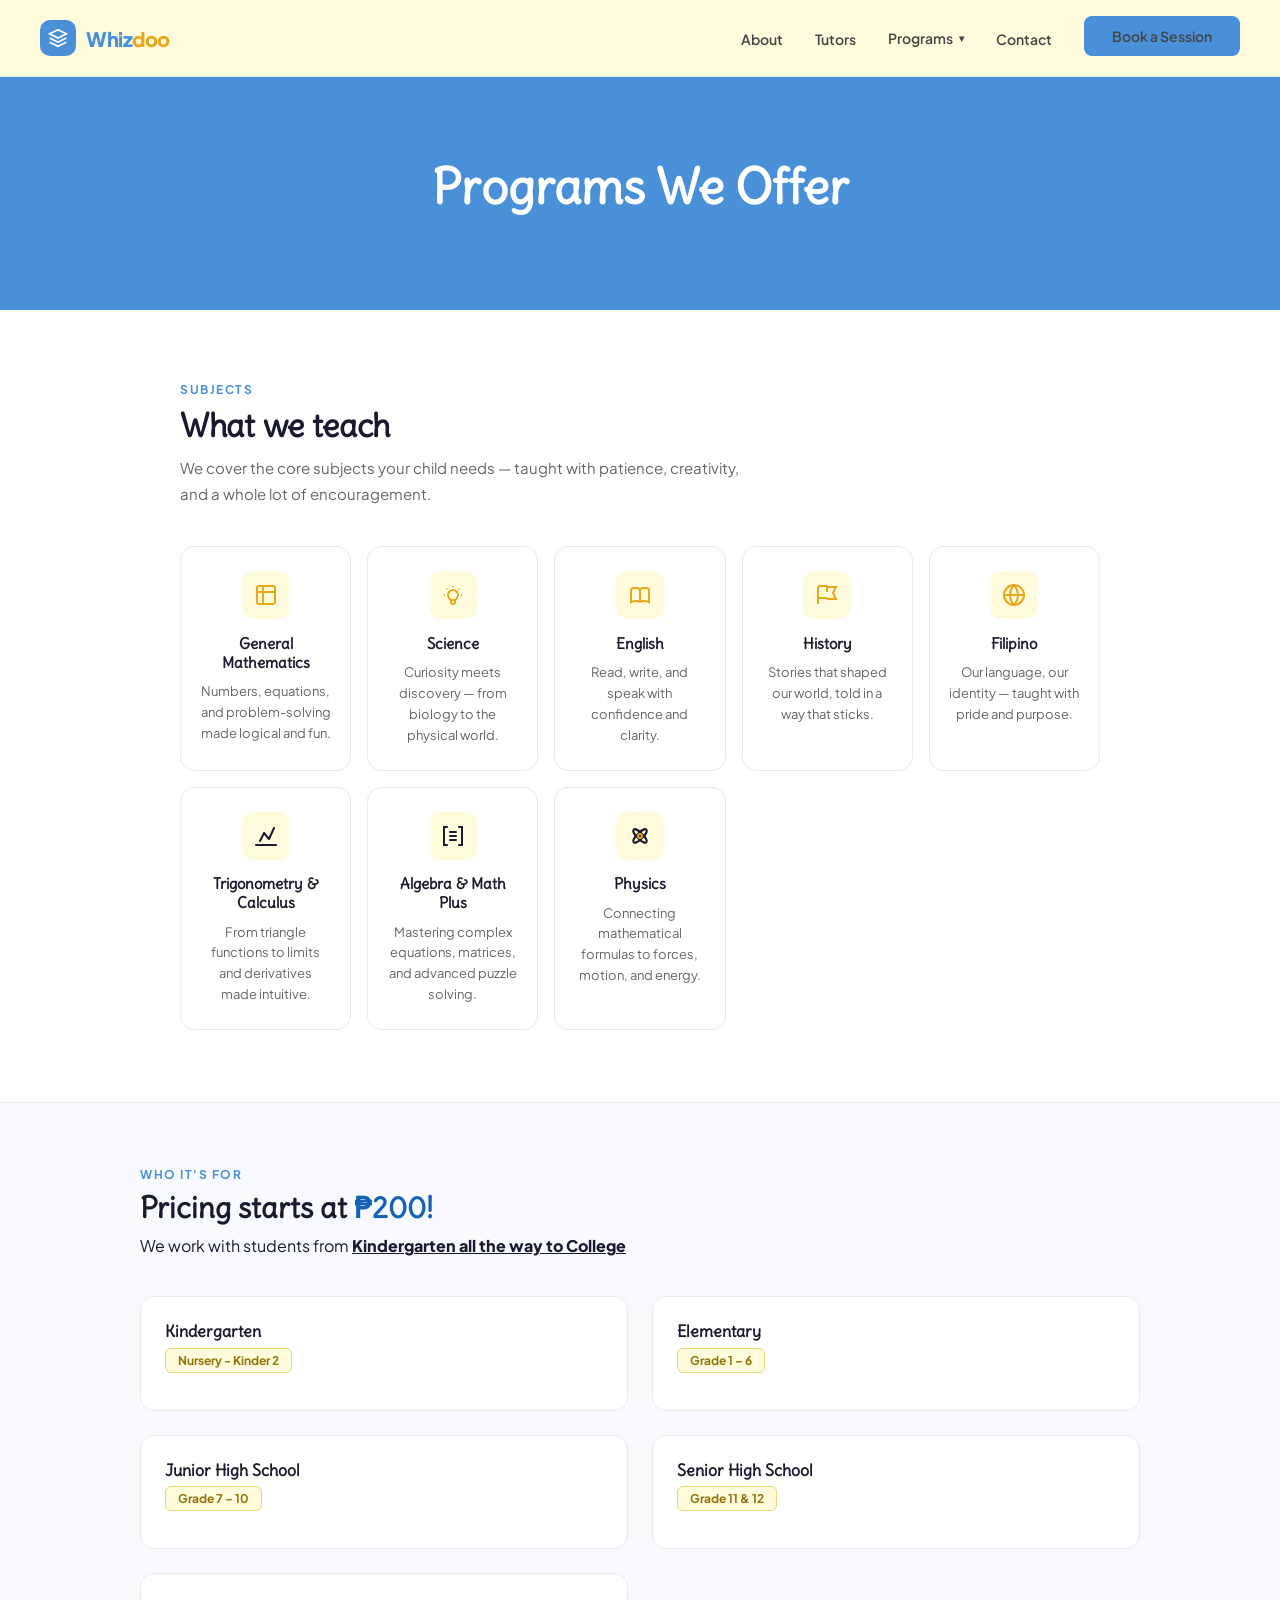
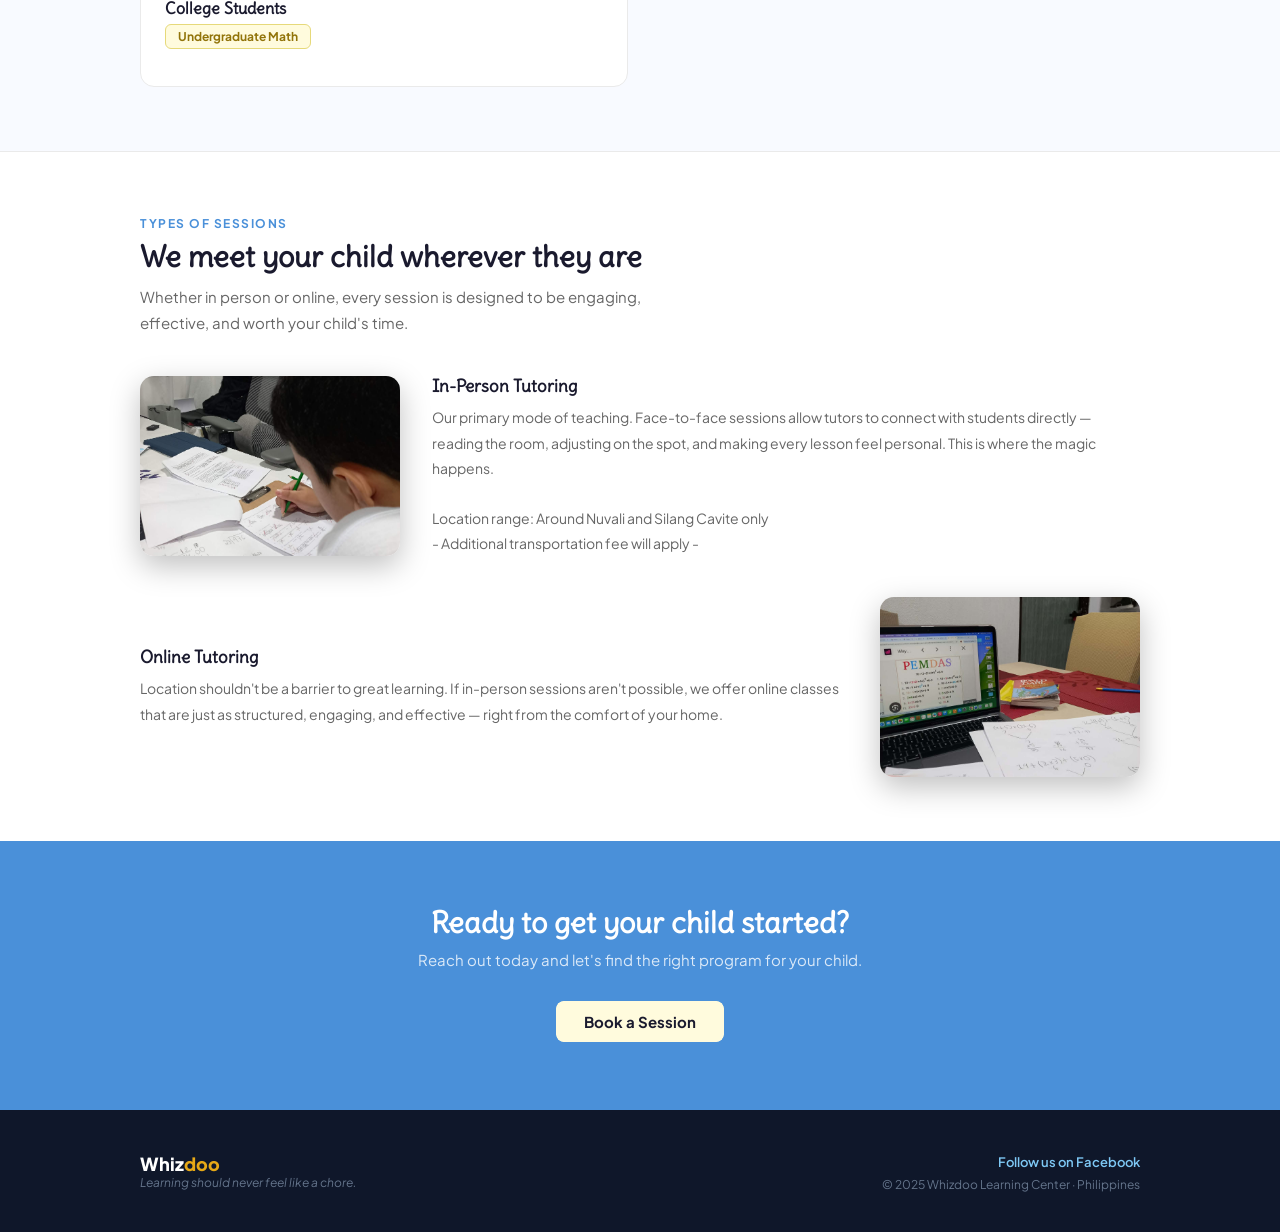
<file: programs.html>
<!doctype html>
<html lang="en">
  <head>
    <meta charset="UTF-8" />
    <meta name="viewport" content="width=device-width, initial-scale=1.0" />
    <title>Programs We Offer</title>
    <link rel="stylesheet" href="style.css" />
  </head>

  <svg xmlns="http://www.w3.org/2000/svg" version="1.1" style="display: none">
    <defs>
      <filter id="goo">
        <feGaussianBlur
          in="SourceGraphic"
          result="blur"
          stdDeviation="10"
        ></feGaussianBlur>
        <feColorMatrix
          in="blur"
          mode="matrix"
          values="1 0 0 0 0 0 1 0 0 0 0 0 1 0 0 0 0 0 21 -7"
          result="goo"
        ></feColorMatrix>
        <feBlend in2="goo" in="SourceGraphic" result="mix"></feBlend>
      </filter>
    </defs>
  </svg>

  <body class="wz">
    <div class="pg">
      <nav class="nav">
        <a href="index.html" class="nav-brand">
          <div class="nav-icon">
            <svg viewBox="0 0 24 24">
              <path d="M12 2L2 7l10 5 10-5-10-5z" />
              <path d="M2 17l10 5 10-5" />
              <path d="M2 12l10 5 10-5" />
            </svg>
          </div>
          <div class="nav-name">Whiz<span>doo</span></div>
        </a>

        <button class="hamburger" onclick="toggleMenu()">
          <span></span>
          <span></span>
          <span></span>
        </button>

        <ul class="nav-links" id="nav-links">
          <!-- <li><a href="blog.html">Blog</a></li> -->
          <li><a href="about.html">About</a></li>
          <li><a href="tutors.html">Tutors</a></li>
          <li class="nav-dropdown">
            <span class="nav-dropdown-toggle">Programs</span>
            <ul class="nav-dropdown-menu">
              <li><a href="programs.html">General Tutoring</a></li>
              <li><a href="specialSessions.html">Special Sessions</a></li>
            </ul>
          </li>
          <li><a href="contact.html">Contact</a></li>
          <li>
            <a href="bookASession.html" class="blob-btn blob-btn--blue">
              Book a Session
              <span class="blob-btn__inner">
                <span class="blob-btn__blobs">
                  <span class="blob-btn__blob"></span>
                  <span class="blob-btn__blob"></span>
                  <span class="blob-btn__blob"></span>
                  <span class="blob-btn__blob"></span>
                </span>
              </span>
            </a>

            <!-- <a href="bookASession.html" class="nav-btn">Book a Session</a> -->
          </li>
        </ul>
      </nav>

      <div class="page-header">
        <h1>Programs We Offer</h1>
      </div>

      <div class="section fade-in">
        <div class="section-label">Subjects</div>
        <h2>What we teach</h2>
        <p class="section-sub">
          We cover the core subjects your child needs — taught with patience,
          creativity, and a whole lot of encouragement.
        </p>
        <div class="subjects-grid">
          <!-- Mathematics -->
          <div class="subject-card">
            <div class="subject-icon">
              <svg viewBox="0 0 24 24">
                <path
                  d="M9 3H5a2 2 0 0 0-2 2v4m6-6h10a2 2 0 0 1 2 2v4M9 3v18m0 0h10a2 2 0 0 0 2-2V9M9 21H5a2 2 0 0 1-2-2V9m0 0h18"
                />
              </svg>
            </div>
            <h3>General Mathematics</h3>
            <p>Numbers, equations, and problem-solving made logical and fun.</p>
          </div>

          <!-- Science -->
          <div class="subject-card">
            <div class="subject-icon">
              <svg viewBox="0 0 24 24">
                <path
                  d="M9.663 17h4.673M12 3v1m6.364 1.636l-.707.707M21 12h-1M4 12H3m3.343-5.657l-.707-.707m2.828 9.9a5 5 0 1 1 7.072 0l-.548.547A3.374 3.374 0 0 0 14 18.469V19a2 2 0 1 1-4 0v-.531c0-.895-.356-1.754-.988-2.386l-.548-.547z"
                />
              </svg>
            </div>
            <h3>Science</h3>
            <p>
              Curiosity meets discovery — from biology to the physical world.
            </p>
          </div>

          <!-- English -->
          <div class="subject-card">
            <div class="subject-icon">
              <svg viewBox="0 0 24 24">
                <path
                  d="M12 6.253v13m0-13C10.832 5.477 9.246 5 7.5 5S4.168 5.477 3 6.253v13C4.168 18.477 5.754 18 7.5 18s3.332.477 4.5 1.253m0-13C13.168 5.477 14.754 5 16.5 5c1.747 0 3.332.477 4.5 1.253v13C19.832 18.477 18.247 18 16.5 18c-1.746 0-3.332.477-4.5 1.253"
                />
              </svg>
            </div>
            <h3>English</h3>
            <p>Read, write, and speak with confidence and clarity.</p>
          </div>

          <!-- History -->
          <div class="subject-card">
            <div class="subject-icon">
              <svg viewBox="0 0 24 24">
                <path
                  d="M3 21v-4m0 0V5a2 2 0 0 1 2-2h6.5l1 1H21l-3 6 3 6h-8.5l-1-1H5a2 2 0 0 0-2 2zm9-13.5V9"
                />
              </svg>
            </div>
            <h3>History</h3>
            <p>Stories that shaped our world, told in a way that sticks.</p>
          </div>

          <!-- Filipino -->
          <div class="subject-card">
            <div class="subject-icon">
              <svg viewBox="0 0 24 24">
                <circle cx="12" cy="12" r="10" />
                <line x1="2" y1="12" x2="22" y2="12" />
                <path
                  d="M12 2a15.3 15.3 0 0 1 4 10 15.3 15.3 0 0 1-4 10 15.3 15.3 0 0 1-4-10 15.3 15.3 0 0 1 4-10z"
                />
              </svg>
            </div>
            <h3>Filipino</h3>
            <p>Our language, our identity — taught with pride and purpose.</p>
          </div>

          <!-- Trigonometry & Calculus -->
          <div class="subject-card">
            <div class="subject-icon">
              <!-- Custom Math/Angle Grid SVG -->
              <svg viewBox="0 0 24 24">
                <path
                  d="M22 21H2M6 17l4-8 5 6 5-11"
                  fill="none"
                  stroke="currentColor"
                  stroke-width="2"
                  stroke-linecap="round"
                  stroke-linejoin="round"
                />
              </svg>
            </div>
            <h3>Trigonometry & Calculus</h3>
            <p>
              From triangle functions to limits and derivatives made intuitive.
            </p>
          </div>

          <!-- Advanced Algebra & Math Plus -->
          <div class="subject-card">
            <div class="subject-icon">
              <!-- Custom Matrix/Grid SVG -->
              <svg viewBox="0 0 24 24">
                <path
                  d="M18 3h3v18h-3M6 21H3V3h3M9 8h6M9 12h6M9 16h6"
                  fill="none"
                  stroke="currentColor"
                  stroke-width="2"
                  stroke-linecap="round"
                />
              </svg>
            </div>
            <h3>Algebra & Math Plus</h3>
            <p>
              Mastering complex equations, matrices, and advanced puzzle
              solving.
            </p>
          </div>

          <!-- Physics -->
          <div class="subject-card">
            <div class="subject-icon">
              <!-- Custom Atom Orbit SVG -->
              <svg viewBox="0 0 24 24">
                <ellipse
                  cx="12"
                  cy="12"
                  rx="3"
                  ry="9"
                  transform="rotate(45 12 12)"
                  fill="none"
                  stroke="currentColor"
                  stroke-width="2"
                />
                <ellipse
                  cx="12"
                  cy="12"
                  rx="3"
                  ry="9"
                  transform="rotate(-45 12 12)"
                  fill="none"
                  stroke="currentColor"
                  stroke-width="2"
                />
                <circle cx="12" cy="12" r="2" fill="currentColor" />
              </svg>
            </div>
            <h3>Physics</h3>
            <p>
              Connecting mathematical formulas to forces, motion, and energy.
            </p>
          </div>
        </div>
      </div>

      <div class="levels-bg fade-in">
        <div class="levels-inner">
          <div class="section-label">Who It's For</div>
          <h2
            style="
              font-size: clamp(1.4rem, 2.5vw, 1.8rem);
              font-weight: 800;
              color: #1a1a2e;
              margin-bottom: 0.6rem;
            "
          >
            Pricing starts at <span style="color: #1362b6">₱200!</span>
          </h2>
          <p class="section-sub" style="margin-bottom: 0"></p>
          <p>
            We work with students from
            <span style="font-weight: 900; text-decoration: underline"
              >Kindergarten all the way to College</span
            >
          </p>

          <div class="levels-grid">
            <div class="level-card">
              <h3>Kindergarten</h3>
              <div class="level-badge">Nursery - Kinder 2</div>
            </div>
            <div class="level-card">
              <h3>Elementary</h3>
              <div class="level-badge">Grade 1 – 6</div>
            </div>
            <div class="level-card">
              <h3>Junior High School</h3>
              <div class="level-badge">Grade 7 – 10</div>
            </div>
            <div class="level-card">
              <h3>Senior High School</h3>
              <div class="level-badge">Grade 11 & 12</div>
            </div>
            <div class="level-card">
              <h3>College Students</h3>
              <div class="level-badge">Undergraduate Math</div>
            </div>
          </div>
        </div>
      </div>

      <div class="sessions-bg fade-in">
        <div class="sessions-inner">
          <div class="section-label">Types of Sessions</div>
          <h2
            style="
              font-size: clamp(1.4rem, 2.5vw, 1.8rem);
              font-weight: 800;
              color: #1a1a2e;
              margin-bottom: 0.6rem;
            "
          >
            We meet your child wherever they are
          </h2>
          <p class="section-sub">
            Whether in person or online, every session is designed to be
            engaging, effective, and worth your child's time.
          </p>
          <div class="sessions-list">
            <div class="session-item">
              <div class="session-photo">
                <img
                  src="images/in-person-tutoring-photo.jpg"
                  alt="Teacher Elli, Founder of Whizdoo"
                />
              </div>
              <div class="session-text">
                <h3>In-Person Tutoring</h3>
                <p>
                  Our primary mode of teaching. Face-to-face sessions allow
                  tutors to connect with students directly — reading the room,
                  adjusting on the spot, and making every lesson feel personal.
                  This is where the magic happens.
                </p>
                <p>
                  <br />Location range: Around Nuvali and Silang Cavite only
                </p>
                <p>- Additional transportation fee will apply -</p>
              </div>
            </div>
            <div class="session-item reverse">
              <div class="session-photo">
                <img
                  src="images/online-tutor-photo.jpg"
                  alt="Teacher Elli, Founder of Whizdoo"
                />
              </div>
              <div class="session-text">
                <h3>Online Tutoring</h3>
                <p>
                  Location shouldn't be a barrier to great learning. If
                  in-person sessions aren't possible, we offer online classes
                  that are just as structured, engaging, and effective — right
                  from the comfort of your home.
                </p>
              </div>
            </div>
          </div>
        </div>
      </div>

      <div class="cta-band fade-in">
        <h2>Ready to get your child started?</h2>
        <p>Reach out today and let's find the right program for your child.</p>
        <a href="bookASession.html" class="blob-btn blob-btn--cream">
          Book a Session
          <span class="blob-btn__inner">
            <span class="blob-btn__blobs">
              <span class="blob-btn__blob"></span>
              <span class="blob-btn__blob"></span>
              <span class="blob-btn__blob"></span>
              <span class="blob-btn__blob"></span>
            </span>
          </span>
        </a>
      </div>

      <footer class="footer">
        <div class="footer-inner">
          <div>
            <div class="footer-logo">Whiz<span>doo</span></div>
            <div class="footer-tagline">
              Learning should never feel like a chore.
            </div>
          </div>
          <div class="footer-right">
            <a href="https://www.facebook.com/Whizdoo" class="footer-fb"
              >Follow us on Facebook</a
            >
            <p style="margin-top: 6px">
              © 2025 Whizdoo Learning Center · Philippines
            </p>
          </div>
        </div>
      </footer>
    </div>

    <script src="script.js"></script>
  </body>
</html>
</file>
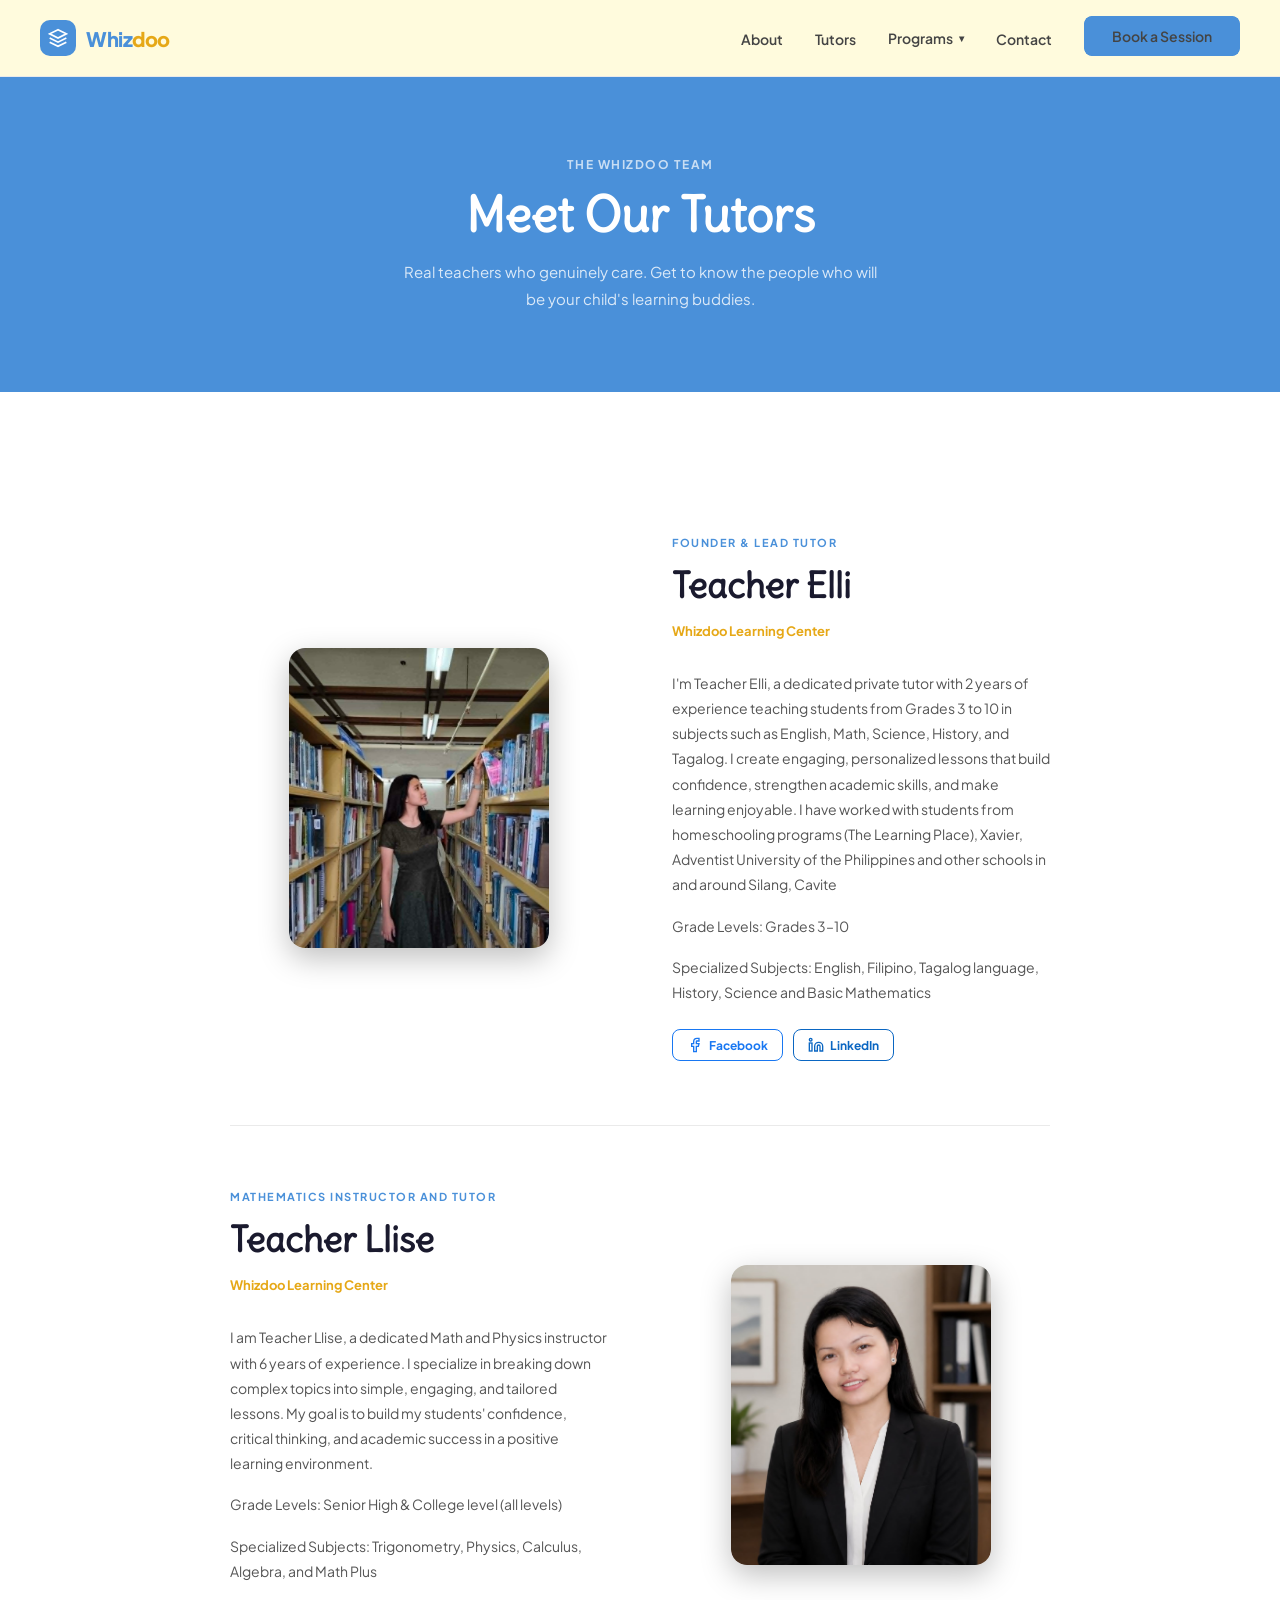
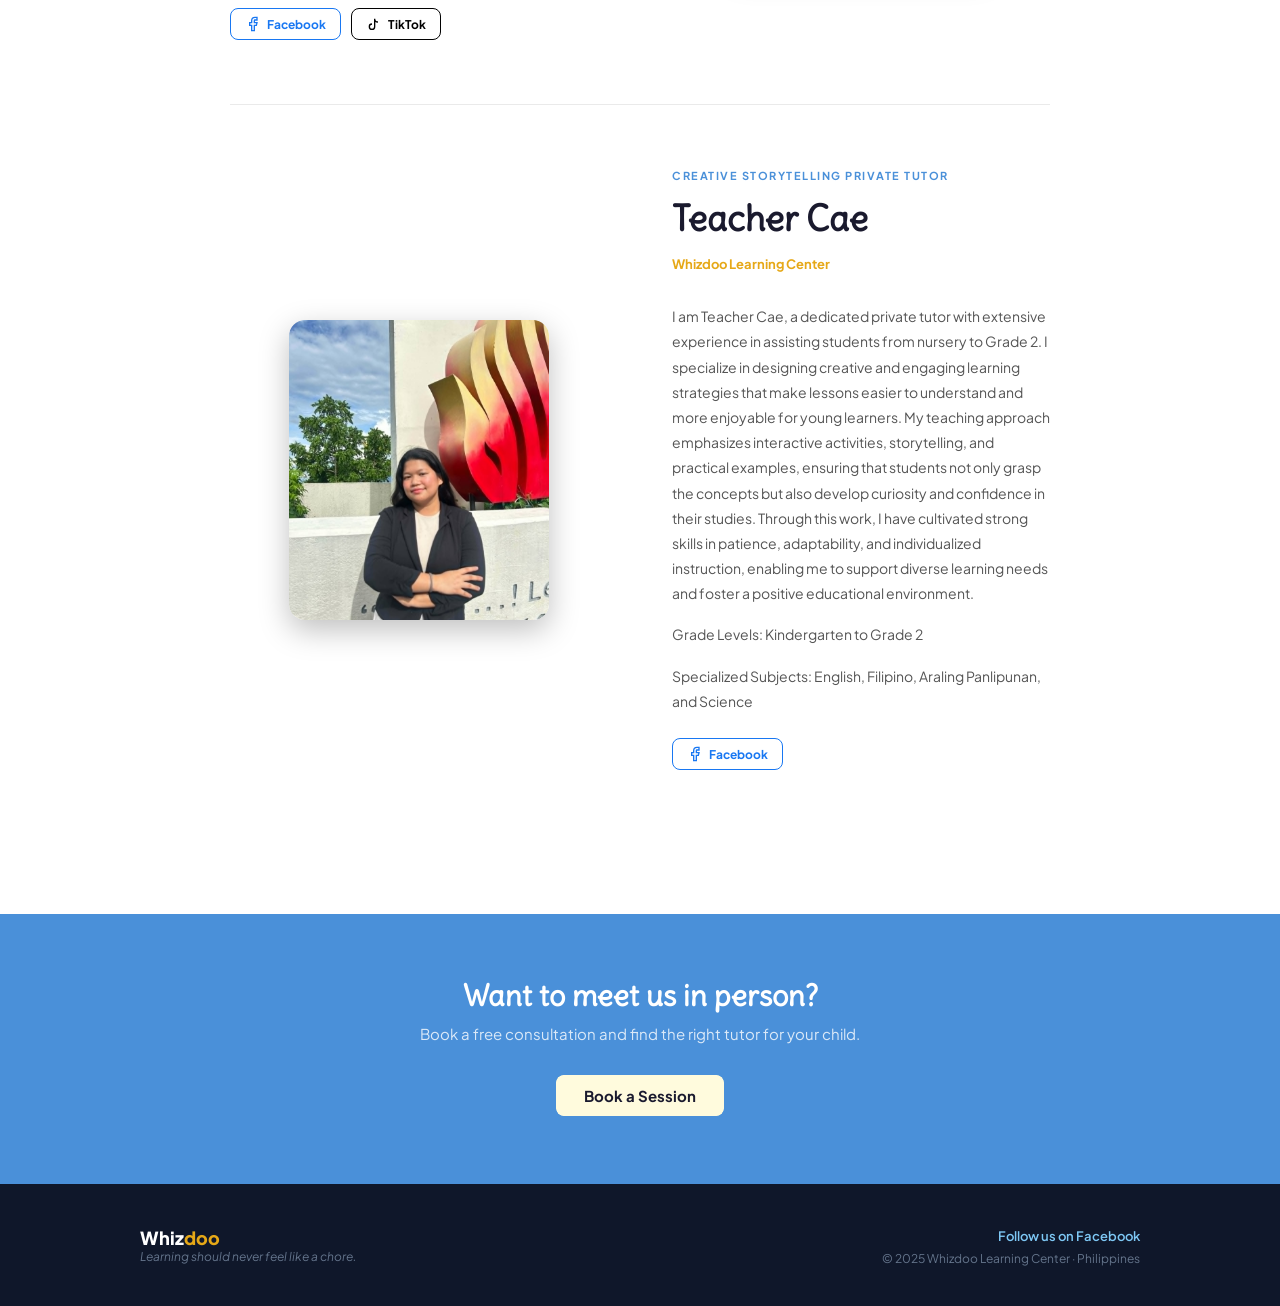
<file: tutors.html>
<!doctype html>
<html lang="en">
  <head>
    <meta charset="UTF-8" />
    <meta name="viewport" content="width=device-width, initial-scale=1.0" />
    <link rel="stylesheet" href="style.css" />
    <title>Tutors</title>
  </head>

  <svg xmlns="http://www.w3.org/2000/svg" version="1.1" style="display: none">
    <defs>
      <filter id="goo">
        <feGaussianBlur
          in="SourceGraphic"
          result="blur"
          stdDeviation="10"
        ></feGaussianBlur>
        <feColorMatrix
          in="blur"
          mode="matrix"
          values="1 0 0 0 0 0 1 0 0 0 0 0 1 0 0 0 0 0 21 -7"
          result="goo"
        ></feColorMatrix>
        <feBlend in2="goo" in="SourceGraphic" result="mix"></feBlend>
      </filter>
    </defs>
  </svg>

  <body>
    <nav class="nav">
      <a href="index.html" class="nav-brand">
        <div class="nav-icon">
          <svg viewBox="0 0 24 24">
            <path d="M12 2L2 7l10 5 10-5-10-5z" />
            <path d="M2 17l10 5 10-5" />
            <path d="M2 12l10 5 10-5" />
          </svg>
        </div>
        <div class="nav-name">Whiz<span>doo</span></div>
      </a>

      <button class="hamburger" onclick="toggleMenu()">
        <span></span>
        <span></span>
        <span></span>
      </button>

      <ul class="nav-links" id="nav-links">
        <!-- <li><a href="blog.html">Blog</a></li> -->
        <li><a href="about.html">About</a></li>
        <li><a href="tutors.html">Tutors</a></li>
        <li class="nav-dropdown">
          <span class="nav-dropdown-toggle">Programs</span>
          <ul class="nav-dropdown-menu">
            <li><a href="programs.html">General Tutoring</a></li>
            <li><a href="specialSessions.html">Special Sessions</a></li>
          </ul>
        </li>
        <li><a href="contact.html">Contact</a></li>

        <li>
          <a href="bookASession.html" class="blob-btn blob-btn--blue">
            Book a Session
            <span class="blob-btn__inner">
              <span class="blob-btn__blobs">
                <span class="blob-btn__blob"></span>
                <span class="blob-btn__blob"></span>
                <span class="blob-btn__blob"></span>
                <span class="blob-btn__blob"></span>
              </span>
            </span>
          </a>
        </li>

        <!-- <li><a href="bookASession.html" class="nav-btn">Book a Session</a></li> -->
      </ul>
    </nav>

    <div class="page-header">
      <div class="eyebrow">The Whizdoo Team</div>
      <h1>Meet Our Tutors</h1>
      <p>
        Real teachers who genuinely care. Get to know the people who will be
        your child's learning buddies.
      </p>
    </div>

    <div class="tutors-wrapper">
      <!-- TUTOR 1 — Elli, photo left -->
      <div class="tutor-item fade-in">
        <div class="tutor-photo-wrap">
          <div class="tutor-photo">
            <img
              src="images/20b12716-bd6b-4d9d-a243-32b3a2b6f5c1.jpg"
              alt="Teacher Elli"
            />
          </div>
          <div class="tutor-line"></div>
        </div>
        <div class="tutor-info">
          <div class="tutor-tag">Founder & Lead Tutor</div>
          <h2>Teacher Elli</h2>
          <div class="tutor-role">Whizdoo Learning Center</div>
          <div class="tutor-divider"></div>
          <p class="tutor-bio">
            I'm Teacher Elli, a dedicated private tutor with 2 years of
            experience teaching students from Grades 3 to 10 in subjects such as
            English, Math, Science, History, and Tagalog. I create engaging,
            personalized lessons that build confidence, strengthen academic
            skills, and make learning enjoyable. I have worked with students
            from homeschooling programs (The Learning Place), Xavier, Adventist
            University of the Philippines and other schools in and around
            Silang, Cavite
          </p>

          <p class="tutor-bio">Grade Levels: Grades 3–10</p>

          <p class="tutor-bio">
            Specialized Subjects: English, Filipino, Tagalog language, History,
            Science and Basic Mathematics
          </p>
          <div class="social-links">
            <a
              href="https://www.facebook.com/share/1BFwo9ontp/ "
              class="social-btn fb"
            >
              <svg viewBox="0 0 24 24">
                <path
                  d="M18 2h-3a5 5 0 0 0-5 5v3H7v4h3v8h4v-8h3l1-4h-4V7a1 1 0 0 1 1-1h3z"
                />
              </svg>
              Facebook
            </a>
            <a
              href="https://www.linkedin.com/in/elisha-terrazola-703954235/
"
              class="social-btn li"
            >
              <svg viewBox="0 0 24 24">
                <path
                  d="M16 8a6 6 0 0 1 6 6v7h-4v-7a2 2 0 0 0-2-2 2 2 0 0 0-2 2v7h-4v-7a6 6 0 0 1 6-6z"
                />
                <rect x="2" y="9" width="4" height="12" />
                <circle cx="4" cy="4" r="2" />
              </svg>
              LinkedIn
            </a>
          </div>
        </div>
      </div>

      <!-- TUTOR 2 — photo right -->
      <div class="tutor-item reverse fade-in">
        <div class="tutor-photo-wrap">
          <div class="tutor-photo">
            <img
              src="images/fb637a87-311d-45b9-9494-25c11c08c9a9 (1).jpg"
              alt="Teacher Elli"
            />
          </div>
          <div class="tutor-line"></div>
        </div>
        <div class="tutor-info">
          <div class="tutor-tag">Mathematics instructor and Tutor</div>
          <h2>Teacher Llise</h2>
          <div class="tutor-role">Whizdoo Learning Center</div>
          <div class="tutor-divider"></div>
          <p class="tutor-bio">
            I am Teacher Llise, a dedicated Math and Physics instructor with 6
            years of experience. I specialize in breaking down complex topics
            into simple, engaging, and tailored lessons. My goal is to build my
            students' confidence, critical thinking, and academic success in a
            positive learning environment.
          </p>

          <p class="tutor-bio">
            Grade Levels: Senior High & College level (all levels)
          </p>

          <p class="tutor-bio">
            Specialized Subjects: Trigonometry, Physics, Calculus, Algebra, and
            Math Plus
          </p>

          <!-- <p style="font-size: 13px; color: #888; margin-top: 0.5rem">
            📧 honeybeemysteria@gmail.com
          </p> -->
          <div class="social-links">
            <a
              href="https://www.facebook.com/EZMathPH"
              class="social-btn fb"
              target="_blank"
            >
              <svg viewBox="0 0 24 24">
                <path
                  d="M18 2h-3a5 5 0 0 0-5 5v3H7v4h3v8h4v-8h3l1-4h-4V7a1 1 0 0 1 1-1h3z"
                />
              </svg>
              Facebook
            </a>
            <a
              href="https://www.tiktok.com/@ezmathph"
              class="social-btn tk"
              target="_blank"
            >
              <svg viewBox="0 0 24 24">
                <path d="M9 12a4 4 0 1 0 4 4V4a5 5 0 0 0 5 5" />
              </svg>
              TikTok
            </a>
          </div>
        </div>
      </div>

      <!-- TUTOR 3 — photo left, 3 social links -->
      <!-- <div class="tutor-item">
        <div class="tutor-photo-wrap">
          <div class="tutor-photo">
            <svg viewBox="0 0 24 24">
              <path d="M20 21v-2a4 4 0 0 0-4-4H8a4 4 0 0 0-4 4v2" />
              <circle cx="12" cy="7" r="4" />
            </svg>
            <span>Tutor 3's photo here</span>
          </div>
          <div class="tutor-line"></div>
        </div>
        <div class="tutor-info">
          <div class="tutor-tag">Tutor</div>
          <h2>Teacher [Name]</h2>
          <div class="tutor-role">Whizdoo Learning Center</div>
          <div class="tutor-divider"></div>
          <p class="tutor-bio">
            Lorem ipsum dolor sit amet, consectetur adipiscing elit. Sed do
            eiusmod tempor incididunt ut labore et dolore magna aliqua. Ut enim
            ad minim veniam, quis nostrud exercitation ullamco laboris nisi ut
            aliquip ex ea commodo consequat. Duis aute irure dolor in
            reprehenderit.
          </p>
          <div class="social-links">
            <a href="#" class="social-btn fb">
              <svg viewBox="0 0 24 24">
                <path
                  d="M18 2h-3a5 5 0 0 0-5 5v3H7v4h3v8h4v-8h3l1-4h-4V7a1 1 0 0 1 1-1h3z"
                />
              </svg>
              Facebook
            </a>
            <a href="#" class="social-btn ig">
              <svg viewBox="0 0 24 24">
                <rect x="2" y="2" width="20" height="20" rx="5" ry="5" />
                <path d="M16 11.37A4 4 0 1 1 12.63 8 4 4 0 0 1 16 11.37z" />
                <line x1="17.5" y1="6.5" x2="17.51" y2="6.5" />
              </svg>
              Instagram
            </a>
          </div>
        </div>
      </div> -->

      <!-- TUTOR 3 — Elli, photo left -->
      <div class="tutor-item fade-in">
        <div class="tutor-photo-wrap">
          <div class="tutor-photo">
            <img src="images/caephoto.jpg" alt="Teacher Cae" />
          </div>
          <div class="tutor-line"></div>
        </div>
        <div class="tutor-info">
          <div class="tutor-tag">Creative Storytelling Private Tutor</div>
          <h2>Teacher Cae</h2>
          <div class="tutor-role">Whizdoo Learning Center</div>
          <div class="tutor-divider"></div>
          <p class="tutor-bio">
            I am Teacher Cae, a dedicated private tutor with extensive
            experience in assisting students from nursery to Grade 2. I
            specialize in designing creative and engaging learning strategies
            that make lessons easier to understand and more enjoyable for young
            learners. My teaching approach emphasizes interactive activities,
            storytelling, and practical examples, ensuring that students not
            only grasp the concepts but also develop curiosity and confidence in
            their studies. Through this work, I have cultivated strong skills in
            patience, adaptability, and individualized instruction, enabling me
            to support diverse learning needs and foster a positive educational
            environment.
          </p>

          <p class="tutor-bio">Grade Levels: Kindergarten to Grade 2</p>

          <p class="tutor-bio">
            Specialized Subjects: English, Filipino, Araling Panlipunan, and
            Science
          </p>

          <!-- <p style="font-size: 13px; color: #888; margin-top: 0.5rem">
            📧 cmtvelasco@gmail.com
          </p> -->
          <div class="social-links">
            <a
              href="https://www.facebook.com/christlynemae.velasco"
              class="social-btn fb"
            >
              <svg viewBox="0 0 24 24">
                <path
                  d="M18 2h-3a5 5 0 0 0-5 5v3H7v4h3v8h4v-8h3l1-4h-4V7a1 1 0 0 1 1-1h3z"
                />
              </svg>
              Facebook
            </a>
            <!-- <a
              href="https://www.linkedin.com/in/elisha-terrazola-703954235/
"
              class="social-btn li"
            >
              <svg viewBox="0 0 24 24">
                <path
                  d="M16 8a6 6 0 0 1 6 6v7h-4v-7a2 2 0 0 0-2-2 2 2 0 0 0-2 2v7h-4v-7a6 6 0 0 1 6-6z"
                />
                <rect x="2" y="9" width="4" height="12" />
                <circle cx="4" cy="4" r="2" />
              </svg>
              LinkedIn
            </a> -->
          </div>
        </div>
      </div>
    </div>

    <div class="cta-band">
      <h2>Want to meet us in person?</h2>
      <p>Book a free consultation and find the right tutor for your child.</p>
      <a href="bookASession.html" class="blob-btn blob-btn--cream">
        Book a Session
        <span class="blob-btn__inner">
          <span class="blob-btn__blobs">
            <span class="blob-btn__blob"></span>
            <span class="blob-btn__blob"></span>
            <span class="blob-btn__blob"></span>
            <span class="blob-btn__blob"></span>
          </span>
        </span>
      </a>
    </div>

    <footer class="footer">
      <div class="footer-inner">
        <div>
          <div class="footer-logo">Whiz<span>doo</span></div>
          <div class="footer-tagline">
            Learning should never feel like a chore.
          </div>
        </div>
        <div class="footer-right">
          <a href="https://www.facebook.com/Whizdoo" class="footer-fb"
            >Follow us on Facebook</a
          >
          <p style="margin-top: 6px">
            © 2025 Whizdoo Learning Center · Philippines
          </p>
        </div>
      </div>
    </footer>

    <script src="script.js"></script>
  </body>
</html>
</file>
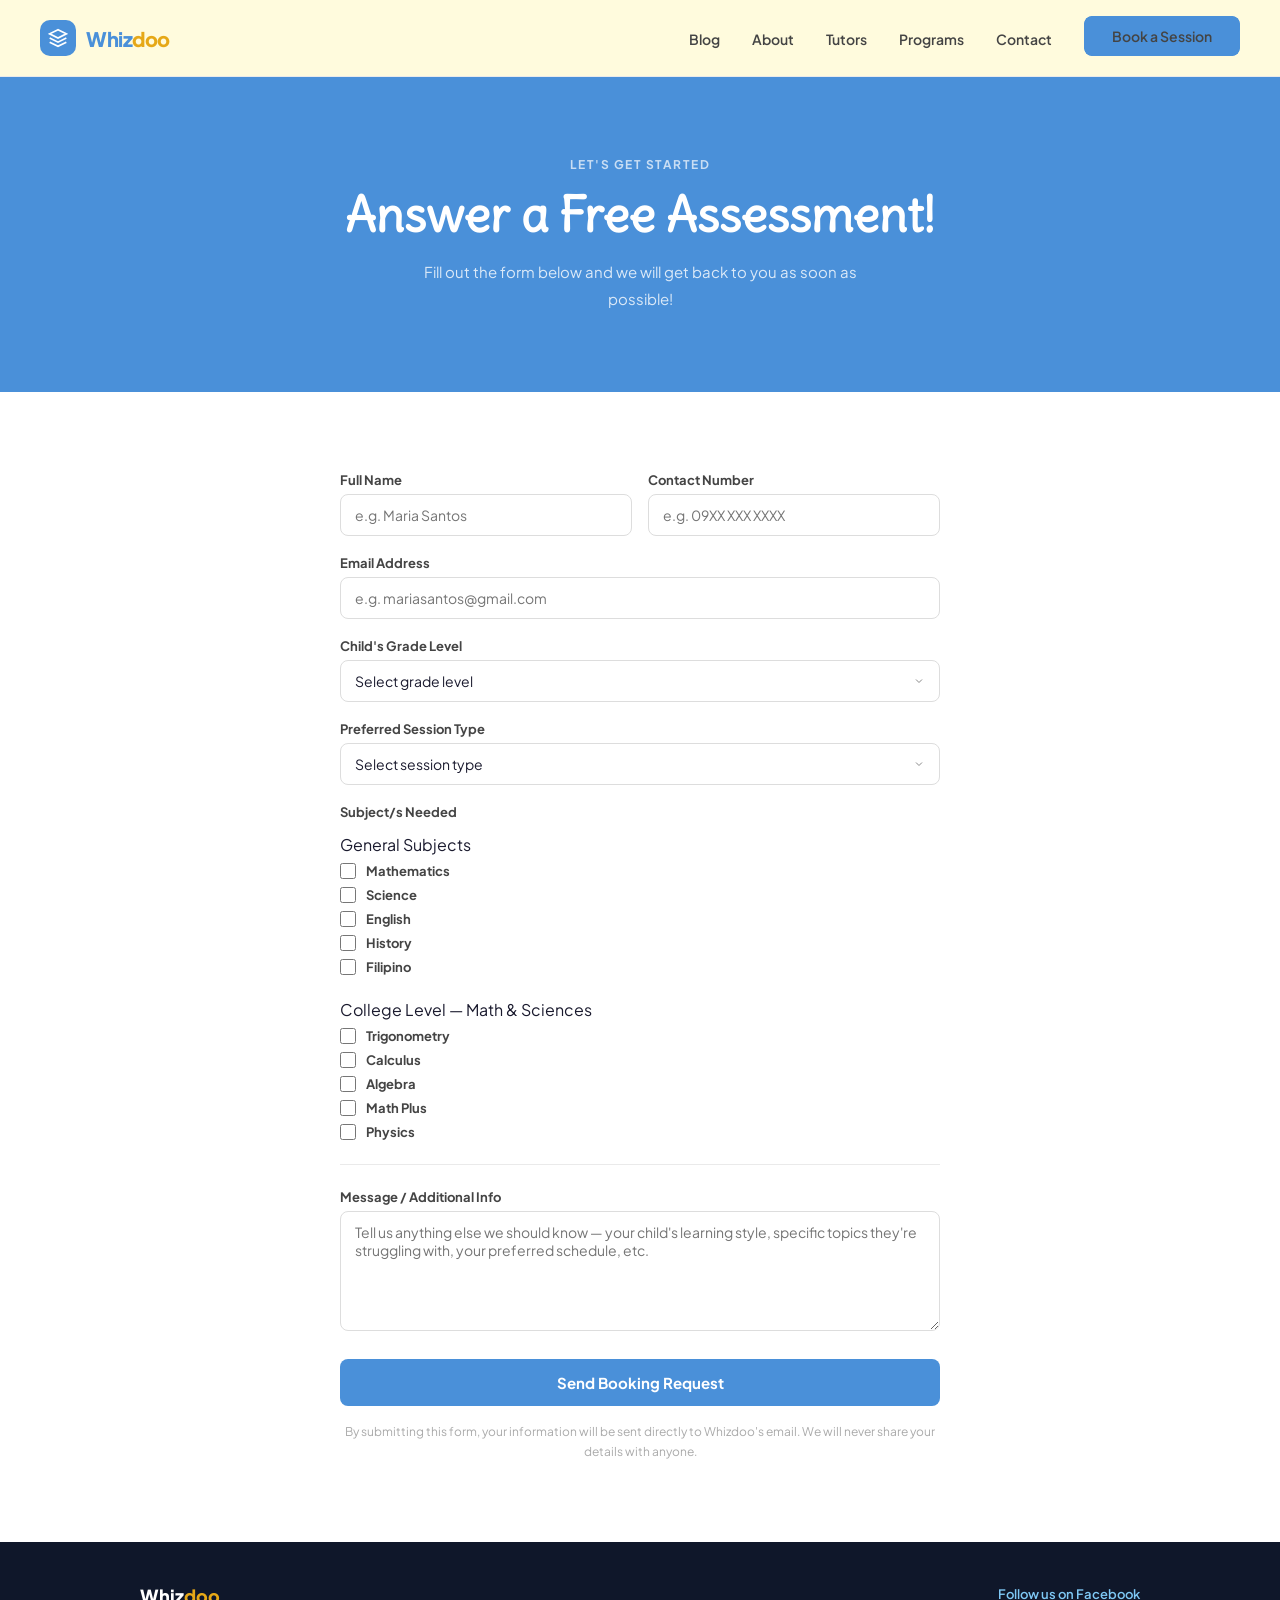
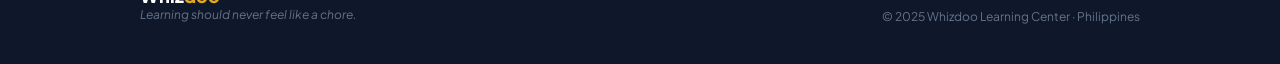
<file: original/bookASession.html>
<!doctype html>
<html lang="en">
  <head>
    <meta charset="UTF-8" />
    <meta name="viewport" content="width=device-width, initial-scale=1.0" />
    <link rel="stylesheet" href="style.css" />
    <title>Book a Free Assessment!</title>
  </head>

  <svg xmlns="http://www.w3.org/2000/svg" version="1.1" style="display: none">
    <defs>
      <filter id="goo">
        <feGaussianBlur
          in="SourceGraphic"
          result="blur"
          stdDeviation="10"
        ></feGaussianBlur>
        <feColorMatrix
          in="blur"
          mode="matrix"
          values="1 0 0 0 0 0 1 0 0 0 0 0 1 0 0 0 0 0 21 -7"
          result="goo"
        ></feColorMatrix>
        <feBlend in2="goo" in="SourceGraphic" result="mix"></feBlend>
      </filter>
    </defs>
  </svg>

  <body class="wz">
    <nav class="nav">
      <a href="index.html" class="nav-brand">
        <div class="nav-icon">
          <svg viewBox="0 0 24 24">
            <path d="M12 2L2 7l10 5 10-5-10-5z" />
            <path d="M2 17l10 5 10-5" />
            <path d="M2 12l10 5 10-5" />
          </svg>
        </div>
        <div class="nav-name">Whiz<span>doo</span></div>
      </a>

      <button class="hamburger" onclick="toggleMenu()">
        <span></span>
        <span></span>
        <span></span>
      </button>

      <ul class="nav-links" id="nav-links">
        <li><a href="blog.html">Blog</a></li>
        <li><a href="about.html">About</a></li>
        <li><a href="tutors.html">Tutors</a></li>
        <li><a href="programs.html">Programs</a></li>
        <li><a href="contact.html">Contact</a></li>

        <li>
          <a href="bookASession.html" class="blob-btn blob-btn--blue">
            Book a Session
            <span class="blob-btn__inner">
              <span class="blob-btn__blobs">
                <span class="blob-btn__blob"></span>
                <span class="blob-btn__blob"></span>
                <span class="blob-btn__blob"></span>
                <span class="blob-btn__blob"></span>
              </span>
            </span>
          </a>
        </li>

        <!-- <li><a href="bookASession.html" class="nav-btn">Book a Session</a></li> -->
      </ul>
    </nav>

    <div class="page-header">
      <div class="eyebrow">Let's Get Started</div>
      <h1>Answer a Free Assessment!</h1>
      <p>
        Fill out the form below and we will get back to you as soon as possible!
      </p>
    </div>

    <div class="form-section">
      <form action="https://api.web3forms.com/submit" method="POST">
        <!-- Your Web3Forms access key -->
        <input
          type="hidden"
          name="access_key"
          value="075a1621-3a29-4678-acf9-0060ed557a9c"
        />

        <!-- This is the subject line Elli sees in her email -->
        <input
          type="hidden"
          name="subject"
          value="📍New Booking Request! — Whizdoo"
        />

        <input type="hidden" name="replyto" value="true" />
        <div class="form-row">
          <div class="form-group">
            <label for="name">Full Name</label>
            <input
              type="text"
              id="name"
              name="name"
              placeholder="e.g. Maria Santos"
              required
            />
          </div>
          <div class="form-group">
            <label for="contact">Contact Number</label>
            <input
              type="tel"
              id="contact"
              name="contact"
              placeholder="e.g. 09XX XXX XXXX"
              required
            />
          </div>
        </div>

        <div class="form-group">
          <label for="email">Email Address</label>
          <input
            type="email"
            id="email"
            name="email"
            placeholder="e.g. mariasantos@gmail.com"
            required
          />
        </div>

        <!-- <div class="form-row"> -->
        <div class="form-group">
          <label for="grade">Child's Grade Level</label>
          <select id="grade" name="grade" required>
            <option value="" disabled selected>Select grade level</option>
            <option>Nursery</option>
            <option>Kindergarten</option>
            <option>Grade 1</option>
            <option>Grade 2</option>
            <option>Grade 3</option>
            <option>Grade 4</option>
            <option>Grade 5</option>
            <option>Grade 6</option>
            <option>Grade 7</option>
            <option>Grade 8</option>
            <option>Grade 9</option>
            <option>Grade 10</option>
            <option>Grade 11</option>
            <option>Grade 12</option>
            <option>College</option>
          </select>
        </div>
        <div class="form-group">
          <label for="session">Preferred Session Type</label>
          <select id="session" name="session" required>
            <option value="" disabled selected>Select session type</option>
            <option>In-Person</option>
            <option>Online</option>
          </select>

          <!-- This is for the  in-person choice where the customer can only choose in-person because thats how far we can cater. If they are not from silang, the form will automatically be revert back to 'Online' so that they can still send a form WE CANNOT ACCPET PEOPLE THAT ARE NOT FROM SILANG -->
          <div
            id="location-check-container"
            style="display: none; margin-top: 12px"
          >
            <label style="font-weight: 600; font-size: 14px">
              Is your location within any of the following areas: Silang,
              Cavite; Sta. Rosa, Laguna; or Tagaytay, Cavite?
            </label>
            <select id="is-in-silang" name="Is Within Service Area">
              <option value="" disabled selected>Select an option</option>
              <option value="Yes">Yes, I am from one of these areas</option>
              <option value="No">No, I am outside these areas</option>
            </select>
          </div>

          <div
            id="silang-details-container"
            class="important-notice-box"
            style="display: none; margin-top: 16px"
          >
            <div
              id="commute-note"
              style="
                font-size: 13px;
                color: #92740a;
                line-height: 1.4;
                margin-bottom: 16px;
              "
            >
              📌 <strong>Important Notice:</strong> In-person tutoring includes
              tutor commute fees, which vary depending on your location.
            </div>

            <div class="form-group" style="margin-bottom: 1rem">
              <label style="font-weight: 700; font-size: 13px; color: #1a1a2e"
                >Building / Condo Name & Unit No. (if applicable)</label
              >
              <input
                type="text"
                id="addr-building"
                name="Building or Condo"
                placeholder="e.g. Unit 4B, Avida Towers"
              />
            </div>

            <div class="form-row" style="margin-bottom: 1rem">
              <div class="form-group" style="margin-bottom: 0">
                <label style="font-weight: 700; font-size: 13px; color: #1a1a2e"
                  >House No. / Street / Subdivision</label
                >
                <input
                  type="text"
                  id="addr-house"
                  name="Address Line 1"
                  placeholder="e.g. Blk 4 Lot 2, Longos St."
                  required
                />
              </div>
              <div class="form-group" style="margin-bottom: 0">
                <label style="font-weight: 700; font-size: 13px; color: #1a1a2e"
                  >Barangay</label
                >
                <input
                  type="text"
                  id="addr-barangay"
                  name="Barangay"
                  placeholder="e.g. San Miguel"
                  required
                />
              </div>
            </div>

            <div class="form-row" style="margin-bottom: 1rem">
              <div class="form-group" style="margin-bottom: 0">
                <label style="font-weight: 700; font-size: 13px; color: #1a1a2e"
                  >City / Municipality</label
                >
                <input
                  type="text"
                  id="addr-city"
                  name="City or Municipality"
                  placeholder="e.g. Silang"
                  required
                />
              </div>
              <div class="form-group" style="margin-bottom: 0">
                <label style="font-weight: 700; font-size: 13px; color: #1a1a2e"
                  >Province / Region</label
                >
                <input
                  type="text"
                  id="addr-province"
                  name="Province or Region"
                  placeholder="e.g. Cavite"
                  required
                />
              </div>
            </div>

            <div class="form-row" style="margin-bottom: 1rem">
              <div class="form-group" style="margin-bottom: 0">
                <label style="font-weight: 700; font-size: 13px; color: #1a1a2e"
                  >Postal / ZIP Code</label
                >
                <input
                  type="text"
                  id="addr-postal"
                  name="Postal Code"
                  placeholder="e.g. 4118"
                  required
                />
              </div>
              <div class="form-group" style="margin-bottom: 0">
                <label style="font-weight: 700; font-size: 13px; color: #1a1a2e"
                  >Nearest Landmark</label
                >
                <input
                  type="text"
                  id="addr-landmark"
                  name="Nearest Landmark"
                  placeholder="e.g. Near Silang Public Market"
                  required
                />
              </div>
            </div>
          </div>

          <div
            id="out-of-bounds-note"
            class="warning-note"
            style="display: none; margin-top: 12px"
          >
            ⚠️ Sorry! Our In-Person tutoring is currently only available in
            <strong>Silang, Tagaytay, Nuvali, and Calamba</strong>. If you are
            outside these areas, you may switch your session preference to
            <strong>Online Tutoring</strong> so we can still accommodate your
            child!
          </div>
        </div>

        <div class="form-group">
          <label>Subject/s Needed</label>
          <div class="checkbox-group">
            <p></p>
            <div class="subject-category">General Subjects</div>
            <label class="checkbox-item">
              <input
                type="checkbox"
                class="subject-check"
                value="Mathematics"
              />
              Mathematics
            </label>
            <label class="checkbox-item">
              <input type="checkbox" class="subject-check" value="Science" />
              Science
            </label>
            <label class="checkbox-item">
              <input type="checkbox" class="subject-check" value="English" />
              English
            </label>
            <label class="checkbox-item">
              <input type="checkbox" class="subject-check" value="History" />
              History
            </label>
            <label class="checkbox-item">
              <input type="checkbox" class="subject-check" value="Filipino" />
              Filipino
            </label>

            <div class="subject-category" style="margin-top: 1rem">
              College Level — Math & Sciences
            </div>
            <label class="checkbox-item">
              <input
                type="checkbox"
                class="subject-check"
                value="Trigonometry"
              />
              Trigonometry
            </label>
            <label class="checkbox-item">
              <input type="checkbox" class="subject-check" value="Calculus" />
              Calculus
            </label>
            <label class="checkbox-item">
              <input type="checkbox" class="subject-check" value="Algebra" />
              Algebra
            </label>
            <label class="checkbox-item">
              <input type="checkbox" class="subject-check" value="Math Plus" />
              Math Plus
            </label>
            <label class="checkbox-item">
              <input type="checkbox" class="subject-check" value="Physics" />
              Physics
            </label>
          </div>
          <input type="hidden" name="Subjects" id="subjects-hidden" />
        </div>

        <div class="divider"></div>

        <div class="form-group">
          <label for="message">Message / Additional Info</label>
          <textarea
            id="message"
            name="message"
            placeholder="Tell us anything else we should know — your child's learning style, specific topics they're struggling with, your preferred schedule, etc."
          ></textarea>
        </div>

        <button type="submit" class="submit-btn">Send Booking Request</button>
        <p class="form-note">
          By submitting this form, your information will be sent directly to
          Whizdoo's email. We will never share your details with anyone.
        </p>
      </form>
    </div>

    <footer class="footer">
      <div class="footer-inner">
        <div>
          <div class="footer-logo">Whiz<span>doo</span></div>
          <div class="footer-tagline">
            Learning should never feel like a chore.
          </div>
        </div>
        <div class="footer-right">
          <a href="https://www.facebook.com/Whizdoo" class="footer-fb"
            >Follow us on Facebook</a
          >
          <p style="margin-top: 6px">
            © 2025 Whizdoo Learning Center · Philippines
          </p>
        </div>
      </div>
    </footer>

    <script>
      document.querySelector("form").addEventListener("submit", function () {
        const checked = [...document.querySelectorAll(".subject-check:checked")]
          .map((cb) => cb.value)
          .join(", ");
        document.getElementById("subjects-hidden").value = checked;
      });
    </script>

    <script src="script.js"></script>
  </body>
</html>
</file>
<file: style.css>
@import url("https://fonts.googleapis.com/css2?family=Delius&family=Plus+Jakarta+Sans:wght@400;500;600;700;800&display=swap");

* {
  box-sizing: border-box;
  margin: 0;
  padding: 0;
}

body {
  font-family: "Plus Jakarta Sans", sans-serif;
  color: #1a1a2e;
  background: #fff;
}

h1,
h2,
h3 {
  font-family: "Delius", cursive;
}

.wz {
  font-family: "Plus Jakarta Sans", sans-serif;
  color: #1a1a2e;
  background: #fff;
}

/* ─── NAVBAR ─────────────────────────────────── */

.nav {
  display: flex;
  align-items: center;
  justify-content: space-between;
  padding: 1rem 2.5rem;
  background: #fffbdd;
  border-bottom: 1px solid #eaeaea;
}

.nav-brand {
  display: flex;
  align-items: center;
  gap: 10px;
  text-decoration: none;
}

.nav-icon {
  width: 36px;
  height: 36px;
  background: #4a90d9;
  border-radius: 10px;
  display: flex;
  align-items: center;
  justify-content: center;
}

.nav-icon svg {
  width: 20px;
  height: 20px;
  fill: none;
  stroke: #fff;
  stroke-width: 2;
}

.nav-name {
  font-size: 20px;
  font-weight: 800;
  color: #4a90d9;
  letter-spacing: -0.5px;
  font-family: "Plus Jakarta Sans", sans-serif;
}

.nav-name span {
  color: #e6a817;
}

.nav-links {
  display: flex;
  align-items: center;
  gap: 2rem;
  list-style: none;
}

.nav-links a {
  text-decoration: none;
  font-size: 14px;
  font-weight: 600;
  color: #444;
}

/* ─── PROGRAMS DROPDOWN ───────────────────────── */
.nav-dropdown {
  position: relative;
}

.nav-dropdown-toggle {
  cursor: pointer;
  font-size: 14px;
  font-weight: 600;
  color: #444;
  display: flex;
  align-items: center;
  gap: 4px;
}

.nav-dropdown-toggle::after {
  content: "▾";
  font-size: 10px;
  margin-left: 2px;
}

.nav-dropdown-menu {
  list-style: none;
  position: absolute;
  top: 100%;
  left: 0;
  background: #fff;
  border: 1px solid #eaeaea;
  border-radius: 10px;
  box-shadow: 0 8px 20px rgba(0, 0, 0, 0.1);
  min-width: 190px;
  padding: 0.5rem;
  margin-top: 0;
  display: none;
  flex-direction: column;
  gap: 4px;
  z-index: 100;
}

.nav-dropdown-menu li {
  list-style: none;
}

.nav-dropdown-menu a {
  display: block;
  padding: 8px 12px;
  border-radius: 6px;
  font-size: 14px;
  font-weight: 600;
  color: #444;
  text-decoration: none;
}

.nav-dropdown-menu a:hover {
  background: #fffbdd;
  color: #1a1a2e;
}

/* Desktop: show on hover */
@media (min-width: 769px) {
  .nav-dropdown:hover .nav-dropdown-menu {
    display: flex;
  }
}

/* Mobile: show on click (script.js adds the "open" class) */
.nav-dropdown.open .nav-dropdown-menu {
  display: flex;
}

@media (max-width: 768px) {
  .nav-dropdown-menu {
    position: static;
    box-shadow: none;
    border: none;
    margin-top: 4px;
    padding-left: 1rem;
    background: transparent;
  }
}

.nav-btn {
  background: #4a90d9;
  color: #fff;
  padding: 9px 20px;
  border-radius: 8px;
  font-size: 14px;
  font-weight: 700;
  text-decoration: none;
  border: none;
  cursor: pointer;
}

/* ─── PAGE HEADER (shared across all pages) ──── */

.page-header {
  background: #4a90d9;
  padding: 5rem 2.5rem;
  text-align: center;
}

.page-header .eyebrow {
  font-size: 12px;
  font-weight: 700;
  letter-spacing: 1.5px;
  text-transform: uppercase;
  color: rgba(255, 255, 255, 0.7);
  margin-bottom: 0.8rem;
  font-family: "Plus Jakarta Sans", sans-serif;
}

.page-header h1 {
  font-size: clamp(2rem, 4vw, 3rem);
  font-weight: 700;
  color: #fff;
  margin-bottom: 0.8rem;
}

.page-header p {
  font-size: 15px;
  color: rgba(255, 255, 255, 0.8);
  max-width: 480px;
  margin: 0 auto;
  line-height: 1.8;
  font-family: "Plus Jakarta Sans", sans-serif;
}

/* ─── FOOTER (shared across all pages) ───────── */

.footer {
  background: #0f172a;
  padding: 2.5rem;
}

.footer-inner {
  max-width: 1000px;
  margin: 0 auto;
  display: flex;
  justify-content: space-between;
  align-items: center;
  flex-wrap: wrap;
  gap: 1rem;
}

.footer-brand {
  display: flex;
  flex-direction: column;
  gap: 4px;
}

.footer-logo {
  font-size: 18px;
  font-weight: 800;
  color: #fff;
  font-family: "Plus Jakarta Sans", sans-serif;
}

.footer-logo span {
  color: #e6a817;
}

.footer-tagline {
  font-size: 12px;
  color: #64748b;
  font-style: italic;
  font-family: "Plus Jakarta Sans", sans-serif;
}

.footer-right {
  text-align: right;
}

.footer-right p {
  font-size: 12px;
  color: #64748b;
}

.footer-fb {
  font-size: 13px;
  font-weight: 600;
  color: #7ec8f5;
  text-decoration: none;
  font-family: "Plus Jakarta Sans", sans-serif;
}

.footer-copy {
  font-size: 12px;
  color: #64748b;
  margin-top: 4px;
  font-family: "Plus Jakarta Sans", sans-serif;
}

/* ─── CTA BAND (shared) ──────────────────────── */

.cta-band {
  background: #4a90d9;
  padding: 4rem 2.5rem;
  text-align: center;
}

.cta-band h2 {
  font-size: clamp(1.4rem, 2.5vw, 1.8rem);
  font-weight: 800;
  color: #fff;
  margin-bottom: 0.6rem;
}

.cta-band p {
  font-size: 15px;
  color: rgba(255, 255, 255, 0.8);
  margin-bottom: 2rem;
  font-family: "Plus Jakarta Sans", sans-serif;
}

.cta-btn {
  background: #fffbdd;
  color: #1a1a2e;
  padding: 13px 28px;
  border-radius: 8px;
  font-weight: 700;
  font-size: 15px;
  text-decoration: none;
  border: none;
  cursor: pointer;
  display: inline-block;
  font-family: "Plus Jakarta Sans", sans-serif;
}

/* ─── SECTIONS (shared) ──────────────────────── */

.section {
  padding: 4.5rem 2.5rem;
  max-width: 1000px;
  margin: 0 auto;
}

.section-eyebrow,
.section-label {
  font-size: 12px;
  font-weight: 700;
  letter-spacing: 1.5px;
  text-transform: uppercase;
  color: #4a90d9;
  margin-bottom: 0.5rem;
}

.section h2 {
  font-size: clamp(1.5rem, 2.5vw, 2rem);
  font-weight: 800;
  color: #1a1a2e;
  letter-spacing: -0.3px;
  margin-bottom: 0.6rem;
}

.section h2 em {
  color: #e6a817;
  font-style: normal;
}

.section-sub {
  font-size: 15px;
  color: #666;
  line-height: 1.7;
  margin-bottom: 2.5rem;
  max-width: 560px;
}

.btn-primary {
  background: #4a90d9;
  color: #fff;
  padding: 12px 24px;
  border-radius: 8px;
  font-weight: 700;
  font-size: 14px;
  text-decoration: none;
  border: none;
  cursor: pointer;
}

/* ─── HOME PAGE ───────────────────────────────── */

.hero-wrapper {
  background-color: #4a90d9;
  width: 100%;
}

.hero {
  display: grid;
  grid-template-columns: 1fr 1fr;
  align-items: center;
  gap: 3rem;
  padding: 5rem 2.5rem 4rem;
  max-width: 1000px;
  margin: 0 auto;
}

.hero-left {
  display: flex;
  flex-direction: column;
  gap: 1.2rem;
}

.hero-left h1 {
  font-size: clamp(1.8rem, 3vw, 2.6rem);
  font-weight: 800;
  color: #1a1a2e;
  line-height: 1.2;
  letter-spacing: -0.5px;
}

.hero-left h1 em {
  color: #4a90d9;
  font-style: normal;
}

.hero-left p {
  font-size: 15px;
  color: #555;
  line-height: 1.8;
  max-width: 420px;
}

.hero-btns {
  display: flex;
  gap: 12px;
  flex-wrap: wrap;
}

.hero-image {
  border-radius: 16px;
  height: 320px;
  display: flex;
  flex-direction: column;
  align-items: center;
  justify-content: center;
  gap: 8px;
}

.hero-image img {
  width: 100%;
  height: 100%;
  object-fit: cover;
  border-radius: 14px;
}

.why-grid {
  display: grid;
  grid-template-columns: repeat(3, 1fr);
  gap: 1.2rem;
}

.why-card {
  background: #fffbdd;
  border: 1px solid #e6d97a;
  border-radius: 14px;
  padding: 1.5rem;
  display: flex;
  flex-direction: column;
  gap: 0.8rem;
}

.why-icon {
  width: 44px;
  height: 44px;
  border-radius: 10px;
  background: #fff;
  display: flex;
  align-items: center;
  justify-content: center;
}

.why-icon svg {
  width: 22px;
  height: 22px;
  stroke: #4a90d9;
  fill: none;
  stroke-width: 2;
}

.why-card h3 {
  font-size: 15px;
  font-weight: 700;
  color: #1a1a2e;
}

.why-card p {
  font-size: 13px;
  color: #666;
  line-height: 1.7;
}

.quote-band {
  background: #4a90d9;
  padding: 3rem 2.5rem;
  text-align: center;
}

.quote-band blockquote {
  font-size: clamp(1rem, 2vw, 1.3rem);
  font-weight: 700;
  color: #fff;
  max-width: 680px;
  margin: 0 auto;
  line-height: 1.6;
  letter-spacing: -0.2px;
  font-family: "Delius", cursive;
}

.quote-band blockquote em {
  color: #fffbdd;
  font-style: normal;
}

.offer-bg {
  background: #ffffff;
  padding: 4.5rem 2.5rem;
  border-top: 1px solid #eaeaea;
}

.offer-inner {
  max-width: 1000px;
  margin: 0 auto;
}

.offer-grid {
  display: flex;
  flex-wrap: wrap;
  justify-content: center;
  gap: 1.2rem;
}

.offer-card {
  background: #fff;
  border: 1px solid #eaeaea;
  border-radius: 14px;
  padding: 1.5rem;
  display: flex;
  flex-direction: column;
  gap: 0.6rem;
  flex: 0 1 calc(33.333% - 0.8rem); /* new — 0.8rem ≈ 2/3 of the 1.2rem gap */
  min-width: 260px; /* new — optional, stops cards getting too narrow */
}

.offer-card h3 {
  font-size: 15px;
  font-weight: 700;
  color: #1a1a2e;
}

.offer-card p {
  font-size: 13px;
  color: #666;
  line-height: 1.7;
}

.offer-badge {
  display: inline-block;
  background: #fffbdd;
  color: #92740a;
  font-size: 11px;
  font-weight: 700;
  padding: 3px 10px;
  border-radius: 5px;
  width: fit-content;
  border: 1px solid #e6d97a;
}

.diff-section {
  padding: 4.5rem 2.5rem;
  max-width: 1000px;
  margin: 0 auto;
}

.diff-list {
  display: flex;
  flex-direction: column;
  gap: 1.5rem;
  margin-top: 2.5rem;
}

.diff-item {
  display: flex;
  align-items: flex-start;
  gap: 1.5rem;
}

.diff-item.right {
  flex-direction: row-reverse;
  text-align: right;
}

.diff-num {
  width: 48px;
  height: 48px;
  border-radius: 50%;
  background: #4a90d9;
  color: #fff;
  font-size: 18px;
  font-weight: 800;
  display: flex;
  align-items: center;
  justify-content: center;
  flex-shrink: 0;
}

.diff-text h3 {
  font-size: 16px;
  font-weight: 700;
  color: #1a1a2e;
  margin-bottom: 4px;
}

.diff-text p {
  font-size: 14px;
  color: #666;
  line-height: 1.7;
  max-width: 480px;
}

.diff-item.right .diff-text p {
  margin-left: auto;
}

.book-bg {
  background: #fffbdd;
  padding: 4.5rem 2.5rem;
  border-top: 1px solid #e6d97a;
}

.book-inner {
  max-width: 680px;
  margin: 0 auto;
}

.book-inner h2 {
  font-size: clamp(1.4rem, 2.5vw, 1.8rem);
  font-weight: 800;
  color: #1a1a2e;
  margin-bottom: 0.5rem;
}

.book-inner p {
  font-size: 14px;
  color: #666;
  margin-bottom: 2rem;
  line-height: 1.7;
}

.book-form {
  display: flex;
  flex-direction: column;
  gap: 1rem;
}

.test-bg {
  background: #fff;
  padding: 4.5rem 2.5rem;
  border-top: 1px solid #eaeaea;
}

.test-inner {
  max-width: 1000px;
  margin: 0 auto;
}

.test-grid {
  display: grid;
  grid-template-columns: repeat(3, 1fr);
  gap: 1.2rem;
  margin-top: 2.5rem;
}

.test-card {
  background: #f8faff;
  border: 1px solid #c9dff5;
  border-radius: 14px;
  padding: 1.5rem;
  display: flex;
  flex-direction: column;
  gap: 0.8rem;
}

.stars {
  color: #e6a817;
  font-size: 14px;
  letter-spacing: 2px;
}

.test-card p {
  font-size: 13px;
  color: #444;
  line-height: 1.7;
  font-style: italic;
}

.test-author {
  font-size: 12px;
  font-weight: 700;
  color: #4a90d9;
}

.faq-bg {
  background: #f8faff;
  padding: 4.5rem 2.5rem;
  border-top: 1px solid #eaeaea;
}

.faq-inner {
  max-width: 700px;
  margin: 0 auto;
}

.faq-inner h2 {
  font-size: clamp(1.4rem, 2.5vw, 1.8rem);
  font-weight: 800;
  color: #1a1a2e;
  margin-bottom: 0.5rem;
}

.faq-inner .section-sub {
  margin-bottom: 2rem;
}

.faq-item {
  border: 1px solid #c9dff5;
  border-radius: 10px;
  background: #fff;
  margin-bottom: 0.8rem;
  overflow: hidden;
}

.faq-q {
  width: 100%;
  text-align: left;
  padding: 1rem 1.2rem;
  background: none;
  border: none;
  cursor: pointer;
  font-family: "Plus Jakarta Sans", sans-serif;
  font-size: 14px;
  font-weight: 700;
  color: #1a1a2e;
  display: flex;
  justify-content: space-between;
  align-items: center;
  gap: 1rem;
}

.faq-q span {
  font-size: 18px;
  color: #4a90d9;
  font-weight: 400;
}

.faq-a {
  padding: 0 1.2rem 1rem;
  font-size: 13px;
  color: #555;
  line-height: 1.7;
  display: none;
}

.faq-a.open {
  display: block;
}

/* ─── ABOUT PAGE ──────────────────────────────── */

.about-hero {
  background: linear-gradient(135deg, #0a2d6e 0%, #4a90d9 100%);
  padding: 6rem 2.5rem;
  text-align: center;
  position: relative;
}

.about-hero-eyebrow {
  font-size: 12px;
  font-weight: 700;
  letter-spacing: 2px;
  text-transform: uppercase;
  color: rgba(255, 255, 255, 0.7);
  margin-bottom: 1.5rem;
}

.about-hero-headline {
  font-family: "Delius", cursive;
  font-size: clamp(1.8rem, 4vw, 3rem);
  font-weight: 700;
  color: #ffffff;
  max-width: 700px;
  margin: 0 auto 3rem;
  line-height: 1.3;
}

.about-hero-headline em {
  color: #fffbdd;
  font-style: normal;
}

.split-section {
  display: grid;
  grid-template-columns: 1fr 1fr;
}

.split-blue {
  background: #4a90d9;
  padding: 5rem 3rem 5rem 2.5rem;
}

.split-cream {
  background: #fffbdd;
  padding: 5rem 2.5rem 5rem 3rem;
}

.split-eyebrow {
  font-size: 11px;
  font-weight: 700;
  letter-spacing: 2px;
  text-transform: uppercase;
  margin-bottom: 0.8rem;
}

.split-blue .split-eyebrow {
  color: rgba(255, 255, 255, 0.6);
}

.split-cream .split-eyebrow {
  color: #92740a;
}

.split-blue h2 {
  font-family: "Delius", cursive;
  font-size: clamp(1.5rem, 2.5vw, 2.2rem);
  font-weight: 700;
  color: #fff;
  margin-bottom: 1.2rem;
  line-height: 1.3;
}

.split-cream h2 {
  font-family: "Delius", cursive;
  font-size: clamp(1.5rem, 2.5vw, 2.2rem);
  font-weight: 700;
  color: #1a1a2e;
  margin-bottom: 1.2rem;
  line-height: 1.3;
}

.split-blue p {
  font-size: 15px;
  color: rgba(255, 255, 255, 0.85);
  line-height: 1.8;
}

.split-cream p {
  font-size: 15px;
  color: #555;
  line-height: 1.8;
}

.split-divider {
  width: 40px;
  height: 3px;
  border-radius: 2px;
  margin-bottom: 1.5rem;
}

.split-blue .split-divider {
  background: #fffbdd;
}

.split-cream .split-divider {
  background: #4a90d9;
}

.my-section {
  width: 100%;
  padding: 4rem 2.5rem;
  background-color: #1362b6;
}

.supporting-quotes {
  display: grid;
  grid-template-columns: repeat(3, 1fr);
  gap: 1.5rem;
  max-width: 900px;
  margin: 0 auto;
}

.sq {
  color: #010101;
  background: #fffbdd;
  border-radius: 14px;
  padding: 1.2rem 1.5rem;
  text-align: left;
}

.sq p {
  font-size: 14px;
  color: #555555;
  line-height: 1.7;
  font-style: italic;
}

.sq span {
  font-size: 12px;
  color: #1362b6;
  font-weight: 600;
  display: block;
  margin-top: 0.6rem;
}

.elli-section {
  display: grid;
  grid-template-columns: 1fr 1fr;
}

.elli-photo {
  background: transparent;
  display: flex;
  flex-direction: column;
  align-items: center;
  justify-content: center;
  gap: 12px;
  border: none;
}

.elli-photo img {
  width: 450px;
  height: 450px;
  object-fit: cover;
  border-radius: 50%;
}

.elli-photo svg {
  width: 48px;
  height: 48px;
  stroke: #93c5fd;
  fill: none;
  stroke-width: 1.5;
}

.elli-photo p {
  font-size: 13px;
  color: #93c5fd;
  font-weight: 600;
}

.elli-info {
  background: #fff;
  padding: 11rem 7rem;
  border-top: 1px solid #eaeaea;
  border-bottom: 1px solid #eaeaea;
}

.elli-eyebrow {
  font-size: 11px;
  font-weight: 700;
  letter-spacing: 2px;
  text-transform: uppercase;
  color: #4a90d9;
  margin-bottom: 0.8rem;
}

.elli-info h2 {
  font-family: "Delius", cursive;
  font-size: clamp(1.4rem, 2.5vw, 2rem);
  font-weight: 700;
  color: #1a1a2e;
  margin-bottom: 0.3rem;
  line-height: 1.3;
}

.elli-title {
  font-size: 13px;
  color: #4a90d9;
  font-weight: 700;
  margin-bottom: 1.5rem;
}

.elli-divider {
  width: 40px;
  height: 3px;
  background: #4a90d9;
  border-radius: 2px;
  margin-bottom: 1.5rem;
}

.elli-info p {
  font-size: 15px;
  color: #555;
  line-height: 1.8;
  margin-bottom: 1rem;
}

.elli-info p:last-child {
  margin-bottom: 0;
}

.elli-quote {
  background: #fffbdd;
  border-left: 4px solid #e6a817;
  border-radius: 0 10px 10px 0;
  padding: 1rem 1.2rem;
  margin-top: 1.5rem;
}

.elli-quote p {
  font-size: 14px;
  color: #92740a;
  font-style: italic;
  line-height: 1.7;
  margin: 0;
}

/* ─── PROGRAMS PAGE ───────────────────────────── */

.subjects-grid {
  display: grid;
  grid-template-columns: repeat(auto-fit, minmax(170px, 1fr));
  gap: 1rem;
}
.subject-card {
  background: #fff;
  border: 1px solid #eaeaea;
  border-radius: 14px;
  padding: 1.5rem 1.2rem;
  text-align: center;
  display: flex;
  flex-direction: column;
  align-items: center;
  gap: 0.6rem;
}
.subject-icon {
  width: 48px;
  height: 48px;
  border-radius: 12px;
  background: #fffbdd;
  display: flex;
  align-items: center;
  justify-content: center;
  margin-bottom: 0.3rem;
}
.subject-icon svg {
  width: 24px;
  height: 24px;
  stroke: #e6a817;
  fill: none;
  stroke-width: 2;
}
.subject-card h3 {
  font-size: 15px;
  font-weight: 700;
  color: #1a1a2e;
}

.subject-card p {
  font-size: 13px;
  color: #666;
  line-height: 1.6;
}

.levels-bg {
  background: #f8faff;
  padding: 4rem 2.5rem;
  border-top: 1px solid #eaeaea;
  border-bottom: 1px solid #eaeaea;
}

.levels-inner {
  max-width: 1000px;
  margin: 0 auto;
}

.levels-grid {
  display: grid;
  grid-template-columns: 1fr 1fr;
  gap: 1.5rem;
  margin-top: 2.5rem;
}

.level-card {
  background: #fff;
  border: 1px solid #eaeaea;
  border-radius: 14px;
  padding: 1.5rem;
}

.level-badge {
  display: inline-block;
  background: #fffbdd;
  color: #92740a;
  border: 1px solid #e6d97a;
  font-size: 12px;
  font-weight: 700;
  padding: 4px 12px;
  border-radius: 6px;
  margin-bottom: 0.8rem;
}
.level-card h3 {
  font-size: 16px;
  font-weight: 700;
  color: #1a1a2e;
  margin-bottom: 0.4rem;
}
.level-card p {
  font-size: 13px;
  color: #666;
  line-height: 1.7;
}
.sessions-bg {
  padding: 4rem 2.5rem;
}
.sessions-inner {
  max-width: 1000px;
  margin: 0 auto;
}
.sessions-list {
  display: flex;
  flex-direction: column;
  gap: 2.5rem;
  margin-top: 2.5rem;
}
.session-item {
  display: flex;
  align-items: center;
  gap: 2rem;
}
.session-item.reverse {
  flex-direction: row-reverse;
}

.session-photo {
  width: 260px;
  min-width: 260px;
  height: 180px;
  border-radius: 14px;
  overflow: hidden;
  box-shadow: 0 10px 30px rgba(0, 0, 0, 0.25);
}
.session-photo img {
  width: 100%;
  height: 100%;
  object-fit: cover;
}
.session-photo svg {
  width: 40px;
  height: 40px;
  stroke: #c9b84a;
  fill: none;
  stroke-width: 1.5;
}
.session-photo span {
  font-size: 12px;
  color: #c9b84a;
  font-weight: 600;
}
.session-text h3 {
  font-size: 17px;
  font-weight: 800;
  color: #1a1a2e;
  margin-bottom: 0.5rem;
}
.session-text p {
  font-size: 14px;
  color: #666;
  line-height: 1.8;
}

/* ─── CONTACT PAGE ────────────────────────────── */

.contact-section {
  max-width: 700px;
  margin: 0 auto;
  padding: 5rem 2.5rem;
  display: flex;
  flex-direction: column;
  gap: 1.5rem;
}
.contact-card {
  display: flex;
  align-items: center;
  gap: 1.5rem;
  background: #fff;
  border: 1px solid #eaeaea;
  border-radius: 16px;
  padding: 1.8rem 2rem;
}
.contact-icon {
  width: 56px;
  height: 56px;
  border-radius: 14px;
  display: flex;
  align-items: center;
  justify-content: center;
  flex-shrink: 0;
}
.contact-icon.blue {
  background: #eff6ff;
}
.contact-icon.yellow {
  background: #fffbdd;
}
.contact-icon svg {
  width: 26px;
  height: 26px;
  fill: none;
  stroke-width: 1.8;
}
.contact-icon.blue svg {
  stroke: #4a90d9;
}
.contact-icon.yellow svg {
  stroke: #e6a817;
}
.contact-info {
  display: flex;
  flex-direction: column;
  gap: 4px;
}
.contact-label {
  font-size: 11px;
  font-weight: 700;
  letter-spacing: 1.5px;
  text-transform: uppercase;
  color: #aaa;
  font-family: "Plus Jakarta Sans", sans-serif;
}
.contact-value {
  font-size: 17px;
  font-weight: 700;
  color: #1a1a2e;
  font-family: "Plus Jakarta Sans", sans-serif;
}
.contact-sub {
  font-size: 13px;
  color: #888;
  font-family: "Plus Jakarta Sans", sans-serif;
}
.contact-card a {
  margin-left: auto;
  background: #4a90d9;
  color: #fff;
  padding: 9px 18px;
  border-radius: 8px;
  font-size: 13px;
  font-weight: 700;
  text-decoration: none;
  white-space: nowrap;
  font-family: "Plus Jakarta Sans", sans-serif;
}
.contact-card.fb a {
  background: #1877f2;
}
.note-box {
  background: #fffbdd;
  border: 1px solid #e6d97a;
  border-radius: 14px;
  padding: 1.5rem 2rem;
  display: flex;
  align-items: flex-start;
  gap: 1rem;
}
.note-box svg {
  width: 20px;
  height: 20px;
  stroke: #e6a817;
  fill: none;
  stroke-width: 2;
  flex-shrink: 0;
  margin-top: 2px;
}
.note-box p {
  font-size: 13px;
  color: #92740a;
  line-height: 1.7;
  font-family: "Plus Jakarta Sans", sans-serif;
}

/* ─── BOOK A SESSION PAGE ─────────────────────── */

.form-section {
  max-width: 680px;
  margin: 0 auto;
  padding: 5rem 2.5rem;
}
.form-group {
  display: flex;
  flex-direction: column;
  gap: 6px;
  margin-bottom: 1.2rem;
}
.form-group label {
  font-size: 13px;
  font-weight: 700;
  color: #444;
}
.form-group input,
.form-group textarea,
.form-group select {
  padding: 11px 14px;
  border: 1px solid #ddd;
  border-radius: 8px;
  font-size: 14px;
  font-family: "Plus Jakarta Sans", sans-serif;
  color: #1a1a2e;
  background: #fff;
  outline: none;
  transition: border 0.2s;
}
.form-group input:focus,
.form-group textarea:focus,
.form-group select:focus {
  border-color: #4a90d9;
}
.form-group textarea {
  resize: vertical;
  min-height: 120px;
}
.form-group select {
  appearance: none;
  background-image: url("data:image/svg+xml,%3Csvg xmlns='http://www.w3.org/2000/svg' width='12' height='12' viewBox='0 0 24 24' fill='none' stroke='%23888' stroke-width='2'%3E%3Cpolyline points='6 9 12 15 18 9'%3E%3C/polyline%3E%3C/svg%3E");
  background-repeat: no-repeat;
  background-position: right 14px center;
  padding-right: 36px;
}
.form-row {
  display: grid;
  grid-template-columns: 1fr 1fr;
  gap: 1rem;
}
.checkbox-group {
  display: flex;
  flex-direction: column;
  gap: 8px;
}
.checkbox-item {
  display: flex;
  align-items: center;
  gap: 10px;
  font-size: 14px;
  color: #444;
  cursor: pointer;
}
.checkbox-item input[type="checkbox"] {
  width: 16px;
  height: 16px;
  accent-color: #4a90d9;
  cursor: pointer;
}
.submit-btn {
  width: 100%;
  background: #4a90d9;
  color: #fff;
  padding: 14px;
  border-radius: 8px;
  font-size: 15px;
  font-weight: 700;
  border: none;
  cursor: pointer;
  font-family: "Plus Jakarta Sans", sans-serif;
  margin-top: 0.5rem;
}
.form-note {
  font-size: 12px;
  color: #aaa;
  text-align: center;
  margin-top: 1rem;
  line-height: 1.7;
}
.divider {
  height: 1px;
  background: #eaeaea;
  margin: 1.5rem 0;
}

/* ─── TUTORS PAGE ─────────────────────────────── */

.tutors-wrapper {
  max-width: 900px;
  margin: 0 auto;
  padding: 5rem 2.5rem;
  display: flex;
  flex-direction: column;
  gap: 0;
}
.tutor-item {
  display: grid;
  grid-template-columns: 1fr 1fr;
  align-items: center;
  gap: 4rem;
  padding: 4rem 0;
  border-bottom: 1px solid #eaeaea;
}
.tutor-item:last-child {
  border-bottom: none;
}
.tutor-item.reverse {
  direction: rtl;
}
.tutor-item.reverse > * {
  direction: ltr;
}
.tutor-photo-wrap {
  display: flex;
  flex-direction: column;
  align-items: center;
  gap: 0;
  position: relative;
}
.tutor-photo {
  width: 260px;
  height: 300px;
  border-radius: 16px;
  border: none;
  display: flex;
  flex-direction: column;
  align-items: center;
  justify-content: center;
  gap: 8px;
  overflow: hidden;
  box-shadow: 0 10px 30px rgba(0, 0, 0, 0.25);
}
.tutor-photo img {
  width: 100%;
  height: 100%;
  object-fit: cover;
  border-radius: 14px;
}
.tutor-photo svg {
  width: 44px;
  height: 44px;
  stroke: #c9b84a;
  fill: none;
  stroke-width: 1.5;
}
.tutor-photo span {
  font-size: 12px;
  color: #c9b84a;
  font-weight: 600;
  font-family: "Plus Jakarta Sans", sans-serif;
}
.tutor-line {
  display: none;
}
.tutor-info {
  display: flex;
  flex-direction: column;
  gap: 1rem;
}
.tutor-tag {
  font-size: 11px;
  font-weight: 700;
  letter-spacing: 1.5px;
  text-transform: uppercase;
  color: #4a90d9;
  font-family: "Plus Jakarta Sans", sans-serif;
}
.tutor-info h2 {
  font-size: clamp(1.6rem, 3vw, 2.2rem);
  font-weight: 700;
  color: #1a1a2e;
  line-height: 1.2;
}
.tutor-role {
  font-size: 13px;
  font-weight: 700;
  color: #e6a817;
  font-family: "Plus Jakarta Sans", sans-serif;
}

.tutor-bio {
  font-size: 14px;
  color: #555;
  line-height: 1.8;
  font-family: "Plus Jakarta Sans", sans-serif;
}
.social-links {
  display: flex;
  gap: 10px;
  margin-top: 0.5rem;
}
.social-btn {
  display: flex;
  align-items: center;
  gap: 6px;
  padding: 7px 14px;
  border-radius: 8px;
  border: 1px solid #eaeaea;
  text-decoration: none;
  font-size: 12px;
  font-weight: 700;
  font-family: "Plus Jakarta Sans", sans-serif;
  color: #444;
  background: #fff;
}
.social-btn svg {
  width: 16px;
  height: 16px;
  fill: none;
  stroke-width: 2;
}

.social-btn.li {
  border-color: #0a66c2;
  color: #0a66c2;
}

.social-btn.li svg {
  stroke: #0a66c2;
}
.social-btn.fb {
  border-color: #1877f2;
  color: #1877f2;
}
.social-btn.fb svg {
  stroke: #1877f2;
}
.social-btn.ig {
  border-color: #e1306c;
  color: #e1306c;
}
.social-btn.ig svg {
  stroke: #e1306c;
}
.social-btn.tk {
  border-color: #010101;
  color: #010101;
}
.social-btn.tk svg {
  stroke: #010101;
}

/* MOBILE BLABLABA */
@media (max-width: 768px) {
  .hero {
    grid-template-columns: 1fr;
  }
  .why-grid {
    grid-template-columns: 1fr;
  }
  .offer-grid {
    flex-direction: column;
  }
  .split-section {
    grid-template-columns: 1fr;
  }
  .levels-grid {
    grid-template-columns: 1fr;
  }
  .tutor-item {
    grid-template-columns: 1fr;
  }
  .test-grid {
    grid-template-columns: 1fr;
  }
  .form-row {
    grid-template-columns: 1fr;
  }
  /* Fix the three quotes stacking */
  .supporting-quotes {
    grid-template-columns: 1fr;
  }

  /* Fix Elli's section stacking */
  .elli-section {
    grid-template-columns: 1fr;
    padding-top: 3rem;
  }

  .elli-photo img {
    width: 250px;
    height: 250px;
  }

  .elli-info {
    padding: 3rem 1.5rem;
    border-top: none;
  }

  .blob-btn__blobs {
    filter: none;
  }

  .blob-btn__blob {
    display: none;
  }

  .blob-btn--blue:active {
    background: #1362b6;
  }

  .blob-btn--cream:active {
    background: #e6d97a;
  }
}

/* hamburger menu for mobile */
.hamburger {
  display: none;
  flex-direction: column;
  gap: 5px;
  background: none;
  border: none;
  cursor: pointer;
  padding: 4px;
}

.hamburger span {
  display: block;
  width: 24px;
  height: 2px;
  background: #1a1a2e;
  border-radius: 2px;
}

@media (max-width: 768px) {
  .hamburger {
    display: flex;
  }

  .nav-links {
    display: none;
    flex-direction: column;
    position: absolute;
    top: 64px;
    left: 0;
    right: 0;
    background: #fffbdd;
    border-bottom: 1px solid #eaeaea;
    padding: 1rem 2.5rem;
    gap: 1rem;
    z-index: 99;
  }

  .nav-links.open {
    display: flex;
  }

  .nav {
    position: relative;
  }

  .session-item {
    flex-direction: column;
  }

  .session-item.reverse {
    flex-direction: column;
  }

  .session-photo {
    width: 100%;
    min-width: unset;
    height: 260px; /* fixed height so it doesn't stretch */
  }

  .session-photo img {
    object-fit: cover;
    width: 100%;
    height: 100%;
  }

  .footer-inner {
    flex-direction: column;
    align-items: flex-start;
  }

  .footer-right {
    text-align: left;
  }

  .contact-card {
    flex-wrap: wrap;
  }

  .contact-value {
    font-size: 14px;
    word-break: break-all;
  }

  .contact-card a {
    margin-left: 0;
    width: 100%;
    text-align: center;
  }
}

/* ─── BLOB BUTTON ANIMATION ───────────────────── */
.blob-btn {
  z-index: 1;
  position: relative;

  text-align: center;
  text-decoration: none;

  padding: 9px 20px;
  text-align: center;
  text-decoration: none;
  font-size: 14px;

  font-weight: 700;
  font-family: "Plus Jakarta Sans", sans-serif;
  background-color: transparent;
  outline: none;
  border: none;
  cursor: pointer;
  border-radius: 8px;
  transition: color 0.5s;
  display: inline-block;
  line-height: 1;

  overflow: hidden; /* this clips any blob corners that escape */
}

.blob-btn--blue {
  color: #fff;

  padding: 13px 28px;
  font-size: 15px;
}
.blob-btn--cream {
  color: #1a1a2e;
  padding: 13px 28px;
  font-size: 15px;
}
.blob-btn--cream {
  color: #1a1a2e;
}

.blob-btn--blue:before {
  content: "";
  z-index: -1;
  position: absolute;
  left: 0;
  top: 0;
  width: 100%;
  height: 100%;
  background: #4a90d9;
  border-radius: 8px;
}

.blob-btn--cream:before {
  content: "";
  z-index: -1;
  position: absolute;
  left: 0;
  top: 0;
  width: 100%;
  height: 100%;
  background: #fffbdd;
  border-radius: 8px;
}

.blob-btn--blue .blob-btn__inner {
  background: #4a90d9;
}
.blob-btn--blue .blob-btn__blob {
  background: #1362b6;
}
.blob-btn--cream .blob-btn__inner {
  background: #fffbdd;
}
.blob-btn--cream .blob-btn__blob {
  background: #e6d97a;
}

.blob-btn__inner {
  z-index: -1;
  overflow: hidden;
  position: absolute;
  left: 0;
  top: 0;
  width: 100%;
  height: 100%;
  border-radius: 8px;
}

.blob-btn__blobs {
  position: relative;
  display: block;
  height: 100%;
  filter: url("#goo");
}

.blob-btn__blob {
  position: absolute;
  top: 2px;
  width: 25%;
  height: 100%;
  border-radius: 100%;
  transform: translate3d(0, 150%, 0) scale(1.4);
  transition: transform 0.45s;
}

.blob-btn__blob:nth-child(1) {
  left: 0%;
  transition-delay: 0s;
}
.blob-btn__blob:nth-child(2) {
  left: 25%;
  transition-delay: 0.08s;
}
.blob-btn__blob:nth-child(3) {
  left: 50%;
  transition-delay: 0.16s;
}
.blob-btn__blob:nth-child(4) {
  left: 75%;
  transition-delay: 0.24s;
}

.blob-btn:hover .blob-btn__blob {
  transform: translateZ(0) scale(1.4);
}

/* for fade in animation while scrolling */
.fade-in {
  opacity: 0;
  transform: translateY(30px);
  transition:
    opacity 0.6s ease,
    transform 0.6s ease;
}

.fade-in.visible {
  opacity: 1;
  transform: translateY(0);
}

/* ─── BLOG PAGE ───────────────────────────────── */

.blog-section {
  max-width: 1000px;
  margin: 0 auto;
  padding: 4rem 2.5rem 10rem 2.5rem;
}

.blog-grid {
  display: grid;
  grid-template-columns: 1fr 1fr;
  gap: 1.5rem;
}

.blog-card {
  display: flex;
  align-items: stretch;
  gap: 1.2rem;
  background: #fff;
  border: 1px solid #eaeaea;
  border-radius: 16px;
  padding: 1.5rem;
  text-decoration: none;
  color: #1a1a2e;
  box-shadow: 0 4px 14px rgba(0, 0, 0, 0.06);
  transition:
    transform 0.3s ease,
    box-shadow 0.3s ease;
  overflow: hidden;
  height: 250px; /* fixed card height */
}
.blog-card:hover {
  transform: translateY(-6px);
  box-shadow: 0 14px 30px rgba(0, 0, 0, 0.15);
}

.blog-card-text {
  flex: 1;
  display: flex;
  flex-direction: column;
  justify-content: flex-start;
  overflow: hidden;
}

.blog-card-text h3 {
  font-size: 17px;
  font-weight: 700;
  margin-bottom: 0.5rem;
  line-height: 1.3;
  display: -webkit-box;
  -webkit-line-clamp: 2;
  -webkit-box-orient: vertical;
  overflow: hidden;
}

.blog-card-text p {
  font-size: 13px;
  color: #666;
  line-height: 1.6;
  margin-bottom: 0.8rem;
  display: -webkit-box;
  /* For text clamp (how many lines before cutoff) */
  -webkit-line-clamp: 5;
  -webkit-box-orient: vertical;
  overflow: hidden;
}

.blog-date {
  font-size: 12px;
  font-weight: 700;
  color: #4a90d9;
  margin-top: auto;
}

.blog-card-photo {
  width: 150 px;
  height: 195px;
  min-width: 170px;
  border-radius: 10px;
  overflow: hidden;
  flex-shrink: 0;
}

.blog-card-photo img {
  width: 100%;
  height: 100%;
  object-fit: cover;
}

@media (max-width: 768px) {
  .blog-grid {
    grid-template-columns: 1fr;
  }
}

/* This is the note that pops up when the customer picks 'In-person'  */

.info-note {
  margin-top: 8px;
  font-size: 13px;
  color: #a63232;
  background-color: #fdf2f2;
  border-left: 3px solid #de4c4c;
  padding: 8px 12px;
  border-radius: 0 6px 6px 0;
  font-family: "Plus Jakarta Sans", sans-serif;
}

/* This is style for when the person in 'Book a SESSION' chooses in-person BUT THEY ARE NOT FROM SILANG */
.warning-note {
  margin-top: 12px;
  font-size: 13px;
  color: #a63232;
  background-color: #fdf2f2;
  border-left: 3px solid #de4c4c;
  padding: 10px 12px;
  border-radius: 0 6px 6px 0;
  line-height: 1.4;
  font-family: "Plus Jakarta Sans", sans-serif;
}

/* Adds a little space between the text and the dropdown box on the same line */
#location-check-container label {
  margin-right: 12px; /* Adjust this number to add more or less space side-by-side */
  display: inline-block; /* Ensures the margin applies correctly while keeping them side-by-side */
}

/* asdadsf */
/* Container box that bundles the commute note and address field together */
.important-notice-box {
  background-color: #fffbdd;
  border: 1px solid #e6d97a;
  border-radius: 12px;
  padding: 1.5rem;
  box-shadow: 0 4px 12px rgba(230, 217, 122, 0.15);
}

/* the address thing design  */
.important-notice-box {
  background: #fffbdd;
  border: 1px solid #e6d97a;
  border-radius: 10px;
  padding: 1.2rem 1.5rem;
}

.warning-note {
  background: #fff3f3;
  border: 1px solid #f5c6c6;
  border-radius: 10px;
  padding: 1rem 1.2rem;
  font-size: 13px;
  color: #922;
  line-height: 1.7;
}
/* ─── SPECIAL SESSIONS PAGE ───────────────────── */
.special-page {
  background: linear-gradient(180deg, #0a0050 0%, #13007c 50%, #170a92 100%);
  position: relative;
}

.special-hero {
  min-height: 100vh;
  width: 100%;
  display: flex;
  flex-direction: column;
  align-items: center;
  justify-content: center;
  text-align: center;
  padding: 3rem 2.5rem;
  position: relative;
  overflow: hidden;
}

.special-hero::before {
  content: "";
  position: absolute;
  top: -20%;
  left: 50%;
  width: 700px;
  height: 700px;
  background: radial-gradient(
    circle,
    rgba(239, 71, 111, 0.18) 0%,
    rgba(239, 71, 111, 0) 70%
  );
  transform: translateX(-50%);
  pointer-events: none;
}

.special-hero::after {
  content: "";
  position: absolute;
  bottom: -25%;
  right: -10%;
  width: 500px;
  height: 500px;
  background: radial-gradient(
    circle,
    rgba(230, 168, 23, 0.15) 0%,
    rgba(230, 168, 23, 0) 70%
  );
  pointer-events: none;
}

.special-hero-inner {
  max-width: 700px;
  position: relative;
  z-index: 1;
}

.special-hero .eyebrow {
  display: inline-flex;
  align-items: center;
  gap: 8px;
  font-size: 12px;
  font-weight: 700;
  letter-spacing: 2px;
  text-transform: uppercase;
  color: #e6a817;
  margin-bottom: 1.4rem;
  padding: 6px 16px;
  border: 1px solid rgba(230, 168, 23, 0.35);
  border-radius: 999px;
  background: rgba(230, 168, 23, 0.08);
}

.special-hero h1 {
  font-family: "Delius", cursive;
  font-size: clamp(2rem, 5vw, 3.4rem);
  font-weight: 700;
  color: #fff;
  line-height: 1.25;
  margin-bottom: 1.2rem;
}

.special-hero h1 em {
  background: linear-gradient(90deg, #e6a817, #ef476f);
  -webkit-background-clip: text;
  background-clip: text;
  color: transparent;
  font-style: normal;
}

.special-hero p {
  font-size: 16px;
  color: #b8b8d4;
  line-height: 1.8;
  max-width: 560px;
  margin: 0 auto 2rem;
}

.special-hero .hero-btns {
  justify-content: center;
}

.scroll-cue {
  position: absolute;
  bottom: 2.2rem;
  left: 50%;
  transform: translateX(-50%);
  font-size: 12px;
  font-weight: 600;
  letter-spacing: 1px;
  color: #8886b3;
  display: flex;
  flex-direction: column;
  align-items: center;
  gap: 6px;
  animation: bounce 2s infinite;
  z-index: 1;
}

.scroll-cue svg {
  width: 16px;
  height: 16px;
  stroke: #8886b3;
  fill: none;
  stroke-width: 2;
}

@keyframes bounce {
  0%,
  100% {
    transform: translate(-50%, 0);
  }
  50% {
    transform: translate(-50%, 8px);
  }
}

/* Dark theme overrides for shared section/card classes, scoped to this page only */

.why-strip .section-eyebrow {
  color: #e6a817;
}

.why-strip .section-sub {
  color: #a8a8c8;
}

.subjects-strip .section-eyebrow {
  color: #0a0050;
}

.subjects-strip .section-sub {
  color: #0a0050;
}

.special-page .section h2 {
  color: #fff;
}

.special-page .section h2 em {
  color: #ef476f;
  font-style: normal;
}

.special-page .why-card {
  background: #0a0050;
  border: 1px solid rgba(74, 144, 217, 0.2);
  transition:
    border 0.3s ease,
    transform 0.3s ease;
}

.special-page .why-card:hover {
  border-color: rgba(74, 144, 217, 0.5);
  transform: translateY(-4px);
}

.special-page .why-icon {
  background: rgba(230, 168, 23, 0.1);
}

.special-page .why-icon svg {
  stroke: #e6a817;
}

.special-page .why-card h3 {
  color: #fff;
}

.special-page .why-card p {
  color: #a8a8c8;
}

.special-subjects-grid {
  display: flex;
  flex-wrap: wrap;
  justify-content: center;
  gap: 1.5rem;
}

.special-subject-card {
  flex: 0 1 calc(33.333% - 1rem); /* 1rem ≈ 2/3 of the 1.5rem gap */
  min-width: 260px; /* optional: stops cards getting too skinny before wrapping */
  background: #0a0050;
  border: 1px solid rgba(74, 144, 217, 0.2);
  border-radius: 16px;
  overflow: hidden;
  display: flex;
  flex-direction: column;
  transition:
    transform 0.3s ease,
    border 0.3s ease,
    box-shadow 0.3s ease;
}

.special-subject-card:hover {
  transform: translateY(-6px);
  border-color: rgba(230, 168, 23, 0.5);
}

.special-subject-photo {
  height: 170px;
  width: 100%;
  overflow: hidden;
  position: relative;
}

.special-subject-photo img {
  width: 100%;
  height: 100%;
  object-fit: cover;
}

.special-subject-body {
  padding: 1.4rem;
  display: flex;
  flex-direction: column;
  gap: 0.6rem;
  flex: 1;
}

.special-subject-badge {
  display: inline-block;
  background: rgba(230, 168, 23, 0.12);
  color: #e6a817;
  border: 1px solid rgba(230, 168, 23, 0.35);
  font-size: 11px;
  font-weight: 700;
  padding: 3px 10px;
  border-radius: 5px;
  width: fit-content;
}

.special-subject-body h3 {
  font-size: 18px;
  font-weight: 800;
  color: #fff;
  font-family: "Delius", cursive;
}

.special-subject-body p {
  font-size: 13px;
  color: #a8a8c8;
  line-height: 1.7;
  flex: 1;
}

.btn-special {
  margin-top: 0.4rem;
  text-align: center;
  background: linear-gradient(90deg, #e6a817, #c9910f);
  color: #0a0050;
  padding: 11px 20px;
  border-radius: 8px;
  font-weight: 700;
  font-size: 14px;
  text-decoration: none;
  display: inline-block;
  border: none;
}

.special-page .book-bg {
  background: transparent;
  border-top: 1px solid rgba(74, 144, 217, 0.2);
}

.special-page .book-inner h2 {
  color: #fff;
}

.special-page .book-inner p {
  color: #a8a8c8;
}

@media (max-width: 768px) {
  .special-subjects-grid {
    flex-direction: column;
  }
  .special-subject-card {
    flex: 1 1 100%;
  }
  .special-hero {
    min-height: 90vh;
  }
}

/* Recolor buttons inside the Special Sessions page */
.special-page .blob-btn--blue {
  color: #fff;
}
.special-page .blob-btn--blue:before {
  background: linear-gradient(90deg, #4a90d9, #2f6fbd);
}
.special-page .blob-btn--blue .blob-btn__inner {
  background: linear-gradient(90deg, #4a90d9, #2f6fbd);
}
.special-page .blob-btn--blue .blob-btn__blob {
  background: #2f6fbd;
}

.special-page .blob-btn--cream {
  color: #0a0050;
}
.special-page .blob-btn--cream:before {
  background: #e6a817;
}
.special-page .blob-btn--cream .blob-btn__inner {
  background: #e6a817;
}
.special-page .blob-btn--cream .blob-btn__blob {
  background: #c9910f;
}

/* Color-coded accents for "Why Special Sessions" cards */
.why-card.accent-gold .why-icon {
  background: rgba(230, 168, 23, 0.12);
}
.why-card.accent-gold .why-icon svg {
  stroke: #e6a817;
}
.why-card.accent-gold:hover {
  border-color: rgba(230, 168, 23, 0.5);
}

.why-card.accent-coral .why-icon {
  background: rgba(239, 71, 111, 0.12);
}
.why-card.accent-coral .why-icon svg {
  stroke: #ef476f;
}
.why-card.accent-coral:hover {
  border-color: rgba(239, 71, 111, 0.5);
}

.why-card.accent-teal .why-icon {
  background: rgba(45, 212, 191, 0.12);
}
.why-card.accent-teal .why-icon svg {
  stroke: #2dd4bf;
}
.why-card.accent-teal:hover {
  border-color: rgba(45, 212, 191, 0.5);
}

/* Color-coded accents for subject cards */
.special-subject-card.accent-coral .special-subject-badge {
  background: rgba(239, 71, 111, 0.12);
  color: #ef476f;
  border-color: rgba(239, 71, 111, 0.35);
}

.special-subject-card.accent-teal .special-subject-badge {
  background: rgba(45, 212, 191, 0.12);
  color: #2dd4bf;
  border-color: rgba(45, 212, 191, 0.35);
}

.subjects-strip {
  background: #ecc977;
  border-top: 1px solid rgba(19, 0, 124, 0.15);
  border-bottom: 1px solid rgba(19, 0, 124, 0.15);
}

.why-strip {
  background: #0a0050;
  border-top: 1px solid rgba(74, 144, 217, 0.18);
  border-bottom: 1px solid rgba(74, 144, 217, 0.18);
}

/* ─── BLOG ARTICLE TEMPLATE ──────────────────── */

.article-wrap {
  max-width: 700px;
  margin: 0 auto;
  padding: 3.5rem 2.5rem 6rem;
}

.article-header h1 {
  font-size: clamp(1.8rem, 4vw, 2.6rem);
  font-weight: 700;
  color: #1a1a2e;
  line-height: 1.25;
  margin-bottom: 1rem;
}

.article-dek {
  font-size: 16px;
  color: #555;
  line-height: 1.75;
  margin-bottom: 1.6rem;
}

.article-byline {
  display: flex;
  align-items: center;
  gap: 10px;
  margin-bottom: 1.6rem;
}

.article-byline img {
  width: 34px;
  height: 34px;
  border-radius: 50%;
  object-fit: cover;
  flex-shrink: 0;
}

.article-byline-text {
  display: flex;
  flex-direction: column;
  line-height: 1.4;
}

.article-byline-name {
  font-size: 13px;
  font-weight: 700;
  color: #1a1a2e;
}

.article-byline-date {
  font-size: 12px;
  color: #888;
}

.article-share {
  display: flex;
  gap: 10px;
  padding-bottom: 1.6rem;
  border-bottom: 1px solid #eaeaea;
  margin-bottom: 2.2rem;
}

.article-share a {
  width: 32px;
  height: 32px;
  border-radius: 50%;
  background: #f5f5f7;
  display: flex;
  align-items: center;
  justify-content: center;
  transition:
    background 0.25s ease,
    transform 0.25s ease;
}

.article-share a svg {
  width: 15px;
  height: 15px;
  stroke: #1a1a2e;
  fill: none;
  stroke-width: 2;
}

.article-share a:hover {
  background: #4a90d9;
  transform: translateY(-2px);
}

.article-share a:hover svg {
  stroke: #fff;
}

.article-hero-photo {
  width: 100%;
  height: 320px;
  border-radius: 14px;
  overflow: hidden;
  margin-bottom: 2.2rem;
}

.article-hero-photo img {
  width: 100%;
  height: 100%;
  object-fit: cover;
}

.article-body p {
  font-size: 15px;
  line-height: 1.9;
  color: #333;
  margin-bottom: 1.4rem;
}

.article-body p strong {
  color: #1a1a2e;
}

.article-body h2 {
  font-size: 22px;
  font-weight: 700;
  color: #1a1a2e;
  margin: 2.2rem 0 1rem;
}

.article-divider {
  border: none;
  border-top: 1px solid #eaeaea;
  margin: 2.6rem 0;
}

.article-press {
  font-size: 14px;
  color: #555;
  line-height: 1.8;
}

.article-press h3 {
  font-size: 14px;
  font-weight: 700;
  color: #1a1a2e;
  margin-bottom: 0.6rem;
}

.article-press a {
  color: #4a90d9;
  text-decoration: none;
  font-weight: 600;
}

@media (max-width: 768px) {
  .article-hero-photo {
    height: 220px;
  }
}

/* ─── CHILD ASSESSMENT QUIZ ───────────────────── */

.quiz-wrap {
  max-width: 600px;
  margin: 0 auto;
  padding: 4rem 2.5rem 6rem;
}

.quiz-progress-label {
  font-size: 12px;
  font-weight: 700;
  letter-spacing: 1px;
  text-transform: uppercase;
  color: #4a90d9;
  margin-bottom: 10px;
  text-align: center;
}

.quiz-progress-track {
  width: 100%;
  height: 6px;
  background: #eaeaea;
  border-radius: 999px;
  overflow: hidden;
  margin-bottom: 2.5rem;
}

.quiz-progress-fill {
  height: 100%;
  background: #4a90d9;
  border-radius: 999px;
  transition: width 0.3s ease;
  width: 12.5%;
}

.quiz-step {
  display: none;
}

.quiz-step.active {
  display: block;
}

.quiz-step h2 {
  font-size: 22px;
  font-weight: 700;
  color: #1a1a2e;
  margin-bottom: 0.5rem;
}

.quiz-step .quiz-subtext {
  font-size: 13px;
  color: #888;
  margin-bottom: 1.6rem;
  line-height: 1.6;
}

.quiz-nav {
  display: flex;
  justify-content: space-between;
  align-items: center;
  gap: 1rem;
  margin-top: 2rem;
}

.quiz-back-btn {
  background: none;
  border: none;
  color: #888;
  font-size: 14px;
  font-weight: 600;
  cursor: pointer;
  font-family: "Plus Jakarta Sans", sans-serif;
  padding: 10px 4px;
}

.quiz-back-btn:hover {
  color: #4a90d9;
}

.quiz-next-btn {
  background: #4a90d9;
  color: #fff;
  padding: 13px 28px;
  border-radius: 8px;
  font-size: 14px;
  font-weight: 700;
  border: none;
  cursor: pointer;
  font-family: "Plus Jakarta Sans", sans-serif;
  margin-left: auto;
}

.quiz-next-btn:disabled {
  background: #cdd8e6;
  cursor: not-allowed;
}

.quiz-summary-item {
  padding: 14px 0;
  border-bottom: 1px solid #eaeaea;
}

.quiz-summary-item:last-child {
  border-bottom: none;
}

.quiz-summary-label {
  font-size: 12px;
  font-weight: 700;
  text-transform: uppercase;
  letter-spacing: 0.5px;
  color: #4a90d9;
  margin-bottom: 4px;
}

.quiz-summary-value {
  font-size: 14px;
  color: #333;
  line-height: 1.6;
}
</file>
<file: original/style.css>
@import url("https://fonts.googleapis.com/css2?family=Delius&family=Plus+Jakarta+Sans:wght@400;500;600;700;800&display=swap");

* {
  box-sizing: border-box;
  margin: 0;
  padding: 0;
}

body {
  font-family: "Plus Jakarta Sans", sans-serif;
  color: #1a1a2e;
  background: #fff;
}

h1,
h2,
h3 {
  font-family: "Delius", cursive;
}

.wz {
  font-family: "Plus Jakarta Sans", sans-serif;
  color: #1a1a2e;
  background: #fff;
}

/* ─── NAVBAR ─────────────────────────────────── */

.nav {
  display: flex;
  align-items: center;
  justify-content: space-between;
  padding: 1rem 2.5rem;
  background: #fffbdd;
  border-bottom: 1px solid #eaeaea;
}

.nav-brand {
  display: flex;
  align-items: center;
  gap: 10px;
  text-decoration: none;
}

.nav-icon {
  width: 36px;
  height: 36px;
  background: #4a90d9;
  border-radius: 10px;
  display: flex;
  align-items: center;
  justify-content: center;
}

.nav-icon svg {
  width: 20px;
  height: 20px;
  fill: none;
  stroke: #fff;
  stroke-width: 2;
}

.nav-name {
  font-size: 20px;
  font-weight: 800;
  color: #4a90d9;
  letter-spacing: -0.5px;
  font-family: "Plus Jakarta Sans", sans-serif;
}

.nav-name span {
  color: #e6a817;
}

.nav-links {
  display: flex;
  align-items: center;
  gap: 2rem;
  list-style: none;
}

.nav-links a {
  text-decoration: none;
  font-size: 14px;
  font-weight: 600;
  color: #444;
}

.nav-btn {
  background: #4a90d9;
  color: #fff;
  padding: 9px 20px;
  border-radius: 8px;
  font-size: 14px;
  font-weight: 700;
  text-decoration: none;
  border: none;
  cursor: pointer;
}

/* ─── PAGE HEADER (shared across all pages) ──── */

.page-header {
  background: #4a90d9;
  padding: 5rem 2.5rem;
  text-align: center;
}

.page-header .eyebrow {
  font-size: 12px;
  font-weight: 700;
  letter-spacing: 1.5px;
  text-transform: uppercase;
  color: rgba(255, 255, 255, 0.7);
  margin-bottom: 0.8rem;
  font-family: "Plus Jakarta Sans", sans-serif;
}

.page-header h1 {
  font-size: clamp(2rem, 4vw, 3rem);
  font-weight: 700;
  color: #fff;
  margin-bottom: 0.8rem;
}

.page-header p {
  font-size: 15px;
  color: rgba(255, 255, 255, 0.8);
  max-width: 480px;
  margin: 0 auto;
  line-height: 1.8;
  font-family: "Plus Jakarta Sans", sans-serif;
}

/* ─── FOOTER (shared across all pages) ───────── */

.footer {
  background: #0f172a;
  padding: 2.5rem;
}

.footer-inner {
  max-width: 1000px;
  margin: 0 auto;
  display: flex;
  justify-content: space-between;
  align-items: center;
  flex-wrap: wrap;
  gap: 1rem;
}

.footer-brand {
  display: flex;
  flex-direction: column;
  gap: 4px;
}

.footer-logo {
  font-size: 18px;
  font-weight: 800;
  color: #fff;
  font-family: "Plus Jakarta Sans", sans-serif;
}

.footer-logo span {
  color: #e6a817;
}

.footer-tagline {
  font-size: 12px;
  color: #64748b;
  font-style: italic;
  font-family: "Plus Jakarta Sans", sans-serif;
}

.footer-right {
  text-align: right;
}

.footer-right p {
  font-size: 12px;
  color: #64748b;
}

.footer-fb {
  font-size: 13px;
  font-weight: 600;
  color: #7ec8f5;
  text-decoration: none;
  font-family: "Plus Jakarta Sans", sans-serif;
}

.footer-copy {
  font-size: 12px;
  color: #64748b;
  margin-top: 4px;
  font-family: "Plus Jakarta Sans", sans-serif;
}

/* ─── CTA BAND (shared) ──────────────────────── */

.cta-band {
  background: #4a90d9;
  padding: 4rem 2.5rem;
  text-align: center;
}

.cta-band h2 {
  font-size: clamp(1.4rem, 2.5vw, 1.8rem);
  font-weight: 800;
  color: #fff;
  margin-bottom: 0.6rem;
}

.cta-band p {
  font-size: 15px;
  color: rgba(255, 255, 255, 0.8);
  margin-bottom: 2rem;
  font-family: "Plus Jakarta Sans", sans-serif;
}

.cta-btn {
  background: #fffbdd;
  color: #1a1a2e;
  padding: 13px 28px;
  border-radius: 8px;
  font-weight: 700;
  font-size: 15px;
  text-decoration: none;
  border: none;
  cursor: pointer;
  display: inline-block;
  font-family: "Plus Jakarta Sans", sans-serif;
}

/* ─── SECTIONS (shared) ──────────────────────── */

.section {
  padding: 4.5rem 2.5rem;
  max-width: 1000px;
  margin: 0 auto;
}

.section-eyebrow,
.section-label {
  font-size: 12px;
  font-weight: 700;
  letter-spacing: 1.5px;
  text-transform: uppercase;
  color: #4a90d9;
  margin-bottom: 0.5rem;
}

.section h2 {
  font-size: clamp(1.5rem, 2.5vw, 2rem);
  font-weight: 800;
  color: #1a1a2e;
  letter-spacing: -0.3px;
  margin-bottom: 0.6rem;
}

.section h2 em {
  color: #e6a817;
  font-style: normal;
}

.section-sub {
  font-size: 15px;
  color: #666;
  line-height: 1.7;
  margin-bottom: 2.5rem;
  max-width: 560px;
}

.btn-primary {
  background: #4a90d9;
  color: #fff;
  padding: 12px 24px;
  border-radius: 8px;
  font-weight: 700;
  font-size: 14px;
  text-decoration: none;
  border: none;
  cursor: pointer;
}

/* ─── HOME PAGE ───────────────────────────────── */

.hero-wrapper {
  background-color: #4a90d9;
  width: 100%;
}

.hero {
  display: grid;
  grid-template-columns: 1fr 1fr;
  align-items: center;
  gap: 3rem;
  padding: 5rem 2.5rem 4rem;
  max-width: 1000px;
  margin: 0 auto;
}

.hero-left {
  display: flex;
  flex-direction: column;
  gap: 1.2rem;
}

.hero-left h1 {
  font-size: clamp(1.8rem, 3vw, 2.6rem);
  font-weight: 800;
  color: #1a1a2e;
  line-height: 1.2;
  letter-spacing: -0.5px;
}

.hero-left h1 em {
  color: #4a90d9;
  font-style: normal;
}

.hero-left p {
  font-size: 15px;
  color: #555;
  line-height: 1.8;
  max-width: 420px;
}

.hero-btns {
  display: flex;
  gap: 12px;
  flex-wrap: wrap;
}

.hero-image {
  border-radius: 16px;
  height: 320px;
  display: flex;
  flex-direction: column;
  align-items: center;
  justify-content: center;
  gap: 8px;
}

.hero-image img {
  width: 100%;
  height: 100%;
  object-fit: cover;
  border-radius: 14px;
}

.why-grid {
  display: grid;
  grid-template-columns: repeat(3, 1fr);
  gap: 1.2rem;
}

.why-card {
  background: #fffbdd;
  border: 1px solid #e6d97a;
  border-radius: 14px;
  padding: 1.5rem;
  display: flex;
  flex-direction: column;
  gap: 0.8rem;
}

.why-icon {
  width: 44px;
  height: 44px;
  border-radius: 10px;
  background: #fff;
  display: flex;
  align-items: center;
  justify-content: center;
}

.why-icon svg {
  width: 22px;
  height: 22px;
  stroke: #4a90d9;
  fill: none;
  stroke-width: 2;
}

.why-card h3 {
  font-size: 15px;
  font-weight: 700;
  color: #1a1a2e;
}

.why-card p {
  font-size: 13px;
  color: #666;
  line-height: 1.7;
}

.quote-band {
  background: #4a90d9;
  padding: 3rem 2.5rem;
  text-align: center;
}

.quote-band blockquote {
  font-size: clamp(1rem, 2vw, 1.3rem);
  font-weight: 700;
  color: #fff;
  max-width: 680px;
  margin: 0 auto;
  line-height: 1.6;
  letter-spacing: -0.2px;
  font-family: "Delius", cursive;
}

.quote-band blockquote em {
  color: #fffbdd;
  font-style: normal;
}

.offer-bg {
  background: #ffffff;
  padding: 4.5rem 2.5rem;
  border-top: 1px solid #eaeaea;
}

.offer-inner {
  max-width: 1000px;
  margin: 0 auto;
}

.offer-grid {
  display: grid;
  grid-template-columns: repeat(3, 1fr);
  gap: 1.2rem;
}

.offer-card {
  background: #fff;
  border: 1px solid #eaeaea;
  border-radius: 14px;
  padding: 1.5rem;
  display: flex;
  flex-direction: column;
  gap: 0.6rem;
}

.offer-card h3 {
  font-size: 15px;
  font-weight: 700;
  color: #1a1a2e;
}

.offer-card p {
  font-size: 13px;
  color: #666;
  line-height: 1.7;
}

.offer-badge {
  display: inline-block;
  background: #fffbdd;
  color: #92740a;
  font-size: 11px;
  font-weight: 700;
  padding: 3px 10px;
  border-radius: 5px;
  width: fit-content;
  border: 1px solid #e6d97a;
}

.diff-section {
  padding: 4.5rem 2.5rem;
  max-width: 1000px;
  margin: 0 auto;
}

.diff-list {
  display: flex;
  flex-direction: column;
  gap: 1.5rem;
  margin-top: 2.5rem;
}

.diff-item {
  display: flex;
  align-items: flex-start;
  gap: 1.5rem;
}

.diff-item.right {
  flex-direction: row-reverse;
  text-align: right;
}

.diff-num {
  width: 48px;
  height: 48px;
  border-radius: 50%;
  background: #4a90d9;
  color: #fff;
  font-size: 18px;
  font-weight: 800;
  display: flex;
  align-items: center;
  justify-content: center;
  flex-shrink: 0;
}

.diff-text h3 {
  font-size: 16px;
  font-weight: 700;
  color: #1a1a2e;
  margin-bottom: 4px;
}

.diff-text p {
  font-size: 14px;
  color: #666;
  line-height: 1.7;
  max-width: 480px;
}

.diff-item.right .diff-text p {
  margin-left: auto;
}

.book-bg {
  background: #fffbdd;
  padding: 4.5rem 2.5rem;
  border-top: 1px solid #e6d97a;
}

.book-inner {
  max-width: 680px;
  margin: 0 auto;
}

.book-inner h2 {
  font-size: clamp(1.4rem, 2.5vw, 1.8rem);
  font-weight: 800;
  color: #1a1a2e;
  margin-bottom: 0.5rem;
}

.book-inner p {
  font-size: 14px;
  color: #666;
  margin-bottom: 2rem;
  line-height: 1.7;
}

.book-form {
  display: flex;
  flex-direction: column;
  gap: 1rem;
}

.test-bg {
  background: #fff;
  padding: 4.5rem 2.5rem;
  border-top: 1px solid #eaeaea;
}

.test-inner {
  max-width: 1000px;
  margin: 0 auto;
}

.test-grid {
  display: grid;
  grid-template-columns: repeat(3, 1fr);
  gap: 1.2rem;
  margin-top: 2.5rem;
}

.test-card {
  background: #f8faff;
  border: 1px solid #c9dff5;
  border-radius: 14px;
  padding: 1.5rem;
  display: flex;
  flex-direction: column;
  gap: 0.8rem;
}

.stars {
  color: #e6a817;
  font-size: 14px;
  letter-spacing: 2px;
}

.test-card p {
  font-size: 13px;
  color: #444;
  line-height: 1.7;
  font-style: italic;
}

.test-author {
  font-size: 12px;
  font-weight: 700;
  color: #4a90d9;
}

.faq-bg {
  background: #f8faff;
  padding: 4.5rem 2.5rem;
  border-top: 1px solid #eaeaea;
}

.faq-inner {
  max-width: 700px;
  margin: 0 auto;
}

.faq-inner h2 {
  font-size: clamp(1.4rem, 2.5vw, 1.8rem);
  font-weight: 800;
  color: #1a1a2e;
  margin-bottom: 0.5rem;
}

.faq-inner .section-sub {
  margin-bottom: 2rem;
}

.faq-item {
  border: 1px solid #c9dff5;
  border-radius: 10px;
  background: #fff;
  margin-bottom: 0.8rem;
  overflow: hidden;
}

.faq-q {
  width: 100%;
  text-align: left;
  padding: 1rem 1.2rem;
  background: none;
  border: none;
  cursor: pointer;
  font-family: "Plus Jakarta Sans", sans-serif;
  font-size: 14px;
  font-weight: 700;
  color: #1a1a2e;
  display: flex;
  justify-content: space-between;
  align-items: center;
  gap: 1rem;
}

.faq-q span {
  font-size: 18px;
  color: #4a90d9;
  font-weight: 400;
}

.faq-a {
  padding: 0 1.2rem 1rem;
  font-size: 13px;
  color: #555;
  line-height: 1.7;
  display: none;
}

.faq-a.open {
  display: block;
}

/* ─── ABOUT PAGE ──────────────────────────────── */

.about-hero {
  background: linear-gradient(135deg, #0a2d6e 0%, #4a90d9 100%);
  padding: 6rem 2.5rem;
  text-align: center;
  position: relative;
}

.about-hero-eyebrow {
  font-size: 12px;
  font-weight: 700;
  letter-spacing: 2px;
  text-transform: uppercase;
  color: rgba(255, 255, 255, 0.7);
  margin-bottom: 1.5rem;
}

.about-hero-headline {
  font-family: "Delius", cursive;
  font-size: clamp(1.8rem, 4vw, 3rem);
  font-weight: 700;
  color: #ffffff;
  max-width: 700px;
  margin: 0 auto 3rem;
  line-height: 1.3;
}

.about-hero-headline em {
  color: #fffbdd;
  font-style: normal;
}

.split-section {
  display: grid;
  grid-template-columns: 1fr 1fr;
}

.split-blue {
  background: #4a90d9;
  padding: 5rem 3rem 5rem 2.5rem;
}

.split-cream {
  background: #fffbdd;
  padding: 5rem 2.5rem 5rem 3rem;
}

.split-eyebrow {
  font-size: 11px;
  font-weight: 700;
  letter-spacing: 2px;
  text-transform: uppercase;
  margin-bottom: 0.8rem;
}

.split-blue .split-eyebrow {
  color: rgba(255, 255, 255, 0.6);
}

.split-cream .split-eyebrow {
  color: #92740a;
}

.split-blue h2 {
  font-family: "Delius", cursive;
  font-size: clamp(1.5rem, 2.5vw, 2.2rem);
  font-weight: 700;
  color: #fff;
  margin-bottom: 1.2rem;
  line-height: 1.3;
}

.split-cream h2 {
  font-family: "Delius", cursive;
  font-size: clamp(1.5rem, 2.5vw, 2.2rem);
  font-weight: 700;
  color: #1a1a2e;
  margin-bottom: 1.2rem;
  line-height: 1.3;
}

.split-blue p {
  font-size: 15px;
  color: rgba(255, 255, 255, 0.85);
  line-height: 1.8;
}

.split-cream p {
  font-size: 15px;
  color: #555;
  line-height: 1.8;
}

.split-divider {
  width: 40px;
  height: 3px;
  border-radius: 2px;
  margin-bottom: 1.5rem;
}

.split-blue .split-divider {
  background: #fffbdd;
}

.split-cream .split-divider {
  background: #4a90d9;
}

.my-section {
  width: 100%;
  padding: 4rem 2.5rem;
  background-color: #1362b6;
}

.supporting-quotes {
  display: grid;
  grid-template-columns: repeat(3, 1fr);
  gap: 1.5rem;
  max-width: 900px;
  margin: 0 auto;
}

.sq {
  color: #010101;
  background: #fffbdd;
  border-radius: 14px;
  padding: 1.2rem 1.5rem;
  text-align: left;
}

.sq p {
  font-size: 14px;
  color: #555555;
  line-height: 1.7;
  font-style: italic;
}

.sq span {
  font-size: 12px;
  color: #1362b6;
  font-weight: 600;
  display: block;
  margin-top: 0.6rem;
}

.elli-section {
  display: grid;
  grid-template-columns: 1fr 1fr;
}

.elli-photo {
  background: transparent;
  display: flex;
  flex-direction: column;
  align-items: center;
  justify-content: center;
  gap: 12px;
  border: none;
}

.elli-photo img {
  width: 450px;
  height: 450px;
  object-fit: cover;
  border-radius: 50%;
}

.elli-photo svg {
  width: 48px;
  height: 48px;
  stroke: #93c5fd;
  fill: none;
  stroke-width: 1.5;
}

.elli-photo p {
  font-size: 13px;
  color: #93c5fd;
  font-weight: 600;
}

.elli-info {
  background: #fff;
  padding: 11rem 7rem;
  border-top: 1px solid #eaeaea;
  border-bottom: 1px solid #eaeaea;
}

.elli-eyebrow {
  font-size: 11px;
  font-weight: 700;
  letter-spacing: 2px;
  text-transform: uppercase;
  color: #4a90d9;
  margin-bottom: 0.8rem;
}

.elli-info h2 {
  font-family: "Delius", cursive;
  font-size: clamp(1.4rem, 2.5vw, 2rem);
  font-weight: 700;
  color: #1a1a2e;
  margin-bottom: 0.3rem;
  line-height: 1.3;
}

.elli-title {
  font-size: 13px;
  color: #4a90d9;
  font-weight: 700;
  margin-bottom: 1.5rem;
}

.elli-divider {
  width: 40px;
  height: 3px;
  background: #4a90d9;
  border-radius: 2px;
  margin-bottom: 1.5rem;
}

.elli-info p {
  font-size: 15px;
  color: #555;
  line-height: 1.8;
  margin-bottom: 1rem;
}

.elli-info p:last-child {
  margin-bottom: 0;
}

.elli-quote {
  background: #fffbdd;
  border-left: 4px solid #e6a817;
  border-radius: 0 10px 10px 0;
  padding: 1rem 1.2rem;
  margin-top: 1.5rem;
}

.elli-quote p {
  font-size: 14px;
  color: #92740a;
  font-style: italic;
  line-height: 1.7;
  margin: 0;
}

/* ─── PROGRAMS PAGE ───────────────────────────── */

.subjects-grid {
  display: grid;
  grid-template-columns: repeat(auto-fit, minmax(170px, 1fr));
  gap: 1rem;
}
.subject-card {
  background: #fff;
  border: 1px solid #eaeaea;
  border-radius: 14px;
  padding: 1.5rem 1.2rem;
  text-align: center;
  display: flex;
  flex-direction: column;
  align-items: center;
  gap: 0.6rem;
}
.subject-icon {
  width: 48px;
  height: 48px;
  border-radius: 12px;
  background: #fffbdd;
  display: flex;
  align-items: center;
  justify-content: center;
  margin-bottom: 0.3rem;
}
.subject-icon svg {
  width: 24px;
  height: 24px;
  stroke: #e6a817;
  fill: none;
  stroke-width: 2;
}
.subject-card h3 {
  font-size: 15px;
  font-weight: 700;
  color: #1a1a2e;
}

.subject-card p {
  font-size: 13px;
  color: #666;
  line-height: 1.6;
}

.levels-bg {
  background: #f8faff;
  padding: 4rem 2.5rem;
  border-top: 1px solid #eaeaea;
  border-bottom: 1px solid #eaeaea;
}

.levels-inner {
  max-width: 1000px;
  margin: 0 auto;
}

.levels-grid {
  display: grid;
  grid-template-columns: 1fr 1fr;
  gap: 1.5rem;
  margin-top: 2.5rem;
}

.level-card {
  background: #fff;
  border: 1px solid #eaeaea;
  border-radius: 14px;
  padding: 1.5rem;
}

.level-badge {
  display: inline-block;
  background: #fffbdd;
  color: #92740a;
  border: 1px solid #e6d97a;
  font-size: 12px;
  font-weight: 700;
  padding: 4px 12px;
  border-radius: 6px;
  margin-bottom: 0.8rem;
}
.level-card h3 {
  font-size: 16px;
  font-weight: 700;
  color: #1a1a2e;
  margin-bottom: 0.4rem;
}
.level-card p {
  font-size: 13px;
  color: #666;
  line-height: 1.7;
}
.sessions-bg {
  padding: 4rem 2.5rem;
}
.sessions-inner {
  max-width: 1000px;
  margin: 0 auto;
}
.sessions-list {
  display: flex;
  flex-direction: column;
  gap: 2.5rem;
  margin-top: 2.5rem;
}
.session-item {
  display: flex;
  align-items: center;
  gap: 2rem;
}
.session-item.reverse {
  flex-direction: row-reverse;
}

.session-photo {
  width: 260px;
  min-width: 260px;
  height: 180px;
  border-radius: 14px;
  overflow: hidden;
  box-shadow: 0 10px 30px rgba(0, 0, 0, 0.25);
}
.session-photo img {
  width: 100%;
  height: 100%;
  object-fit: cover;
}
.session-photo svg {
  width: 40px;
  height: 40px;
  stroke: #c9b84a;
  fill: none;
  stroke-width: 1.5;
}
.session-photo span {
  font-size: 12px;
  color: #c9b84a;
  font-weight: 600;
}
.session-text h3 {
  font-size: 17px;
  font-weight: 800;
  color: #1a1a2e;
  margin-bottom: 0.5rem;
}
.session-text p {
  font-size: 14px;
  color: #666;
  line-height: 1.8;
}

/* ─── CONTACT PAGE ────────────────────────────── */

.contact-section {
  max-width: 700px;
  margin: 0 auto;
  padding: 5rem 2.5rem;
  display: flex;
  flex-direction: column;
  gap: 1.5rem;
}
.contact-card {
  display: flex;
  align-items: center;
  gap: 1.5rem;
  background: #fff;
  border: 1px solid #eaeaea;
  border-radius: 16px;
  padding: 1.8rem 2rem;
}
.contact-icon {
  width: 56px;
  height: 56px;
  border-radius: 14px;
  display: flex;
  align-items: center;
  justify-content: center;
  flex-shrink: 0;
}
.contact-icon.blue {
  background: #eff6ff;
}
.contact-icon.yellow {
  background: #fffbdd;
}
.contact-icon svg {
  width: 26px;
  height: 26px;
  fill: none;
  stroke-width: 1.8;
}
.contact-icon.blue svg {
  stroke: #4a90d9;
}
.contact-icon.yellow svg {
  stroke: #e6a817;
}
.contact-info {
  display: flex;
  flex-direction: column;
  gap: 4px;
}
.contact-label {
  font-size: 11px;
  font-weight: 700;
  letter-spacing: 1.5px;
  text-transform: uppercase;
  color: #aaa;
  font-family: "Plus Jakarta Sans", sans-serif;
}
.contact-value {
  font-size: 17px;
  font-weight: 700;
  color: #1a1a2e;
  font-family: "Plus Jakarta Sans", sans-serif;
}
.contact-sub {
  font-size: 13px;
  color: #888;
  font-family: "Plus Jakarta Sans", sans-serif;
}
.contact-card a {
  margin-left: auto;
  background: #4a90d9;
  color: #fff;
  padding: 9px 18px;
  border-radius: 8px;
  font-size: 13px;
  font-weight: 700;
  text-decoration: none;
  white-space: nowrap;
  font-family: "Plus Jakarta Sans", sans-serif;
}
.contact-card.fb a {
  background: #1877f2;
}
.note-box {
  background: #fffbdd;
  border: 1px solid #e6d97a;
  border-radius: 14px;
  padding: 1.5rem 2rem;
  display: flex;
  align-items: flex-start;
  gap: 1rem;
}
.note-box svg {
  width: 20px;
  height: 20px;
  stroke: #e6a817;
  fill: none;
  stroke-width: 2;
  flex-shrink: 0;
  margin-top: 2px;
}
.note-box p {
  font-size: 13px;
  color: #92740a;
  line-height: 1.7;
  font-family: "Plus Jakarta Sans", sans-serif;
}

/* ─── BOOK A SESSION PAGE ─────────────────────── */

.form-section {
  max-width: 680px;
  margin: 0 auto;
  padding: 5rem 2.5rem;
}
.form-group {
  display: flex;
  flex-direction: column;
  gap: 6px;
  margin-bottom: 1.2rem;
}
.form-group label {
  font-size: 13px;
  font-weight: 700;
  color: #444;
}
.form-group input,
.form-group textarea,
.form-group select {
  padding: 11px 14px;
  border: 1px solid #ddd;
  border-radius: 8px;
  font-size: 14px;
  font-family: "Plus Jakarta Sans", sans-serif;
  color: #1a1a2e;
  background: #fff;
  outline: none;
  transition: border 0.2s;
}
.form-group input:focus,
.form-group textarea:focus,
.form-group select:focus {
  border-color: #4a90d9;
}
.form-group textarea {
  resize: vertical;
  min-height: 120px;
}
.form-group select {
  appearance: none;
  background-image: url("data:image/svg+xml,%3Csvg xmlns='http://www.w3.org/2000/svg' width='12' height='12' viewBox='0 0 24 24' fill='none' stroke='%23888' stroke-width='2'%3E%3Cpolyline points='6 9 12 15 18 9'%3E%3C/polyline%3E%3C/svg%3E");
  background-repeat: no-repeat;
  background-position: right 14px center;
  padding-right: 36px;
}
.form-row {
  display: grid;
  grid-template-columns: 1fr 1fr;
  gap: 1rem;
}
.checkbox-group {
  display: flex;
  flex-direction: column;
  gap: 8px;
}
.checkbox-item {
  display: flex;
  align-items: center;
  gap: 10px;
  font-size: 14px;
  color: #444;
  cursor: pointer;
}
.checkbox-item input[type="checkbox"] {
  width: 16px;
  height: 16px;
  accent-color: #4a90d9;
  cursor: pointer;
}
.submit-btn {
  width: 100%;
  background: #4a90d9;
  color: #fff;
  padding: 14px;
  border-radius: 8px;
  font-size: 15px;
  font-weight: 700;
  border: none;
  cursor: pointer;
  font-family: "Plus Jakarta Sans", sans-serif;
  margin-top: 0.5rem;
}
.form-note {
  font-size: 12px;
  color: #aaa;
  text-align: center;
  margin-top: 1rem;
  line-height: 1.7;
}
.divider {
  height: 1px;
  background: #eaeaea;
  margin: 1.5rem 0;
}

/* ─── TUTORS PAGE ─────────────────────────────── */

.tutors-wrapper {
  max-width: 900px;
  margin: 0 auto;
  padding: 5rem 2.5rem;
  display: flex;
  flex-direction: column;
  gap: 0;
}
.tutor-item {
  display: grid;
  grid-template-columns: 1fr 1fr;
  align-items: center;
  gap: 4rem;
  padding: 4rem 0;
  border-bottom: 1px solid #eaeaea;
}
.tutor-item:last-child {
  border-bottom: none;
}
.tutor-item.reverse {
  direction: rtl;
}
.tutor-item.reverse > * {
  direction: ltr;
}
.tutor-photo-wrap {
  display: flex;
  flex-direction: column;
  align-items: center;
  gap: 0;
  position: relative;
}
.tutor-photo {
  width: 260px;
  height: 300px;
  border-radius: 16px;
  border: none;
  display: flex;
  flex-direction: column;
  align-items: center;
  justify-content: center;
  gap: 8px;
  overflow: hidden;
  box-shadow: 0 10px 30px rgba(0, 0, 0, 0.25);
}
.tutor-photo img {
  width: 100%;
  height: 100%;
  object-fit: cover;
  border-radius: 14px;
}
.tutor-photo svg {
  width: 44px;
  height: 44px;
  stroke: #c9b84a;
  fill: none;
  stroke-width: 1.5;
}
.tutor-photo span {
  font-size: 12px;
  color: #c9b84a;
  font-weight: 600;
  font-family: "Plus Jakarta Sans", sans-serif;
}
.tutor-line {
  display: none;
}
.tutor-info {
  display: flex;
  flex-direction: column;
  gap: 1rem;
}
.tutor-tag {
  font-size: 11px;
  font-weight: 700;
  letter-spacing: 1.5px;
  text-transform: uppercase;
  color: #4a90d9;
  font-family: "Plus Jakarta Sans", sans-serif;
}
.tutor-info h2 {
  font-size: clamp(1.6rem, 3vw, 2.2rem);
  font-weight: 700;
  color: #1a1a2e;
  line-height: 1.2;
}
.tutor-role {
  font-size: 13px;
  font-weight: 700;
  color: #e6a817;
  font-family: "Plus Jakarta Sans", sans-serif;
}

.tutor-bio {
  font-size: 14px;
  color: #555;
  line-height: 1.8;
  font-family: "Plus Jakarta Sans", sans-serif;
}
.social-links {
  display: flex;
  gap: 10px;
  margin-top: 0.5rem;
}
.social-btn {
  display: flex;
  align-items: center;
  gap: 6px;
  padding: 7px 14px;
  border-radius: 8px;
  border: 1px solid #eaeaea;
  text-decoration: none;
  font-size: 12px;
  font-weight: 700;
  font-family: "Plus Jakarta Sans", sans-serif;
  color: #444;
  background: #fff;
}
.social-btn svg {
  width: 16px;
  height: 16px;
  fill: none;
  stroke-width: 2;
}

.social-btn.li {
  border-color: #0a66c2;
  color: #0a66c2;
}

.social-btn.li svg {
  stroke: #0a66c2;
}
.social-btn.fb {
  border-color: #1877f2;
  color: #1877f2;
}
.social-btn.fb svg {
  stroke: #1877f2;
}
.social-btn.ig {
  border-color: #e1306c;
  color: #e1306c;
}
.social-btn.ig svg {
  stroke: #e1306c;
}
.social-btn.tk {
  border-color: #010101;
  color: #010101;
}
.social-btn.tk svg {
  stroke: #010101;
}

/* MOBILE BLABLABA */
@media (max-width: 768px) {
  .hero {
    grid-template-columns: 1fr;
  }
  .why-grid {
    grid-template-columns: 1fr;
  }
  .offer-grid {
    grid-template-columns: 1fr;
  }
  .split-section {
    grid-template-columns: 1fr;
  }
  .levels-grid {
    grid-template-columns: 1fr;
  }
  .tutor-item {
    grid-template-columns: 1fr;
  }
  .test-grid {
    grid-template-columns: 1fr;
  }
  .form-row {
    grid-template-columns: 1fr;
  }
  /* Fix the three quotes stacking */
  .supporting-quotes {
    grid-template-columns: 1fr;
  }

  /* Fix Elli's section stacking */
  .elli-section {
    grid-template-columns: 1fr;
    padding-top: 3rem;
  }

  .elli-photo img {
    width: 250px;
    height: 250px;
  }

  .elli-info {
    padding: 3rem 1.5rem;
    border-top: none;
  }

  .blob-btn__blobs {
    filter: none;
  }

  .blob-btn__blob {
    display: none;
  }

  .blob-btn--blue:active {
    background: #1362b6;
  }

  .blob-btn--cream:active {
    background: #e6d97a;
  }
}

/* hamburger menu for mobile */
.hamburger {
  display: none;
  flex-direction: column;
  gap: 5px;
  background: none;
  border: none;
  cursor: pointer;
  padding: 4px;
}

.hamburger span {
  display: block;
  width: 24px;
  height: 2px;
  background: #1a1a2e;
  border-radius: 2px;
}

@media (max-width: 768px) {
  .hamburger {
    display: flex;
  }

  .nav-links {
    display: none;
    flex-direction: column;
    position: absolute;
    top: 64px;
    left: 0;
    right: 0;
    background: #fffbdd;
    border-bottom: 1px solid #eaeaea;
    padding: 1rem 2.5rem;
    gap: 1rem;
    z-index: 99;
  }

  .nav-links.open {
    display: flex;
  }

  .nav {
    position: relative;
  }

  .session-item {
    flex-direction: column;
  }

  .session-item.reverse {
    flex-direction: column;
  }

  .session-photo {
    width: 100%;
    min-width: unset;
    height: 260px; /* fixed height so it doesn't stretch */
  }

  .session-photo img {
    object-fit: cover;
    width: 100%;
    height: 100%;
  }

  .footer-inner {
    flex-direction: column;
    align-items: flex-start;
  }

  .footer-right {
    text-align: left;
  }

  .contact-card {
    flex-wrap: wrap;
  }

  .contact-value {
    font-size: 14px;
    word-break: break-all;
  }

  .contact-card a {
    margin-left: 0;
    width: 100%;
    text-align: center;
  }
}

/* ─── BLOB BUTTON ANIMATION ───────────────────── */
.blob-btn {
  z-index: 1;
  position: relative;

  text-align: center;
  text-decoration: none;

  padding: 9px 20px;
  text-align: center;
  text-decoration: none;
  font-size: 14px;

  font-weight: 700;
  font-family: "Plus Jakarta Sans", sans-serif;
  background-color: transparent;
  outline: none;
  border: none;
  cursor: pointer;
  border-radius: 8px;
  transition: color 0.5s;
  display: inline-block;
  line-height: 1;

  overflow: hidden; /* this clips any blob corners that escape */
}

.blob-btn--blue {
  color: #fff;

  padding: 13px 28px;
  font-size: 15px;
}
.blob-btn--cream {
  color: #1a1a2e;
  padding: 13px 28px;
  font-size: 15px;
}
.blob-btn--cream {
  color: #1a1a2e;
}

.blob-btn--blue:before {
  content: "";
  z-index: -1;
  position: absolute;
  left: 0;
  top: 0;
  width: 100%;
  height: 100%;
  background: #4a90d9;
  border-radius: 8px;
}

.blob-btn--cream:before {
  content: "";
  z-index: -1;
  position: absolute;
  left: 0;
  top: 0;
  width: 100%;
  height: 100%;
  background: #fffbdd;
  border-radius: 8px;
}

.blob-btn--blue .blob-btn__inner {
  background: #4a90d9;
}
.blob-btn--blue .blob-btn__blob {
  background: #1362b6;
}
.blob-btn--cream .blob-btn__inner {
  background: #fffbdd;
}
.blob-btn--cream .blob-btn__blob {
  background: #e6d97a;
}

.blob-btn__inner {
  z-index: -1;
  overflow: hidden;
  position: absolute;
  left: 0;
  top: 0;
  width: 100%;
  height: 100%;
  border-radius: 8px;
}

.blob-btn__blobs {
  position: relative;
  display: block;
  height: 100%;
  filter: url("#goo");
}

.blob-btn__blob {
  position: absolute;
  top: 2px;
  width: 25%;
  height: 100%;
  border-radius: 100%;
  transform: translate3d(0, 150%, 0) scale(1.4);
  transition: transform 0.45s;
}

.blob-btn__blob:nth-child(1) {
  left: 0%;
  transition-delay: 0s;
}
.blob-btn__blob:nth-child(2) {
  left: 25%;
  transition-delay: 0.08s;
}
.blob-btn__blob:nth-child(3) {
  left: 50%;
  transition-delay: 0.16s;
}
.blob-btn__blob:nth-child(4) {
  left: 75%;
  transition-delay: 0.24s;
}

.blob-btn:hover .blob-btn__blob {
  transform: translateZ(0) scale(1.4);
}

/* for fade in animation while scrolling */
.fade-in {
  opacity: 0;
  transform: translateY(30px);
  transition:
    opacity 0.6s ease,
    transform 0.6s ease;
}

.fade-in.visible {
  opacity: 1;
  transform: translateY(0);
}

/* ─── BLOG PAGE ───────────────────────────────── */

.blog-section {
  max-width: 1000px;
  margin: 0 auto;
  padding: 4rem 2.5rem 10rem 2.5rem;
}

.blog-grid {
  display: grid;
  grid-template-columns: 1fr 1fr;
  gap: 1.5rem;
}

.blog-card {
  display: flex;
  align-items: stretch;
  gap: 1.2rem;
  background: #fff;
  border: 1px solid #eaeaea;
  border-radius: 16px;
  padding: 1.5rem;
  text-decoration: none;
  color: #1a1a2e;
  box-shadow: 0 4px 14px rgba(0, 0, 0, 0.06);
  transition:
    transform 0.3s ease,
    box-shadow 0.3s ease;
  overflow: hidden;
  height: 250px; /* fixed card height */
}
.blog-card:hover {
  transform: translateY(-6px);
  box-shadow: 0 14px 30px rgba(0, 0, 0, 0.15);
}

.blog-card-text {
  flex: 1;
  display: flex;
  flex-direction: column;
  justify-content: flex-start;
  overflow: hidden;
}

.blog-card-text h3 {
  font-size: 17px;
  font-weight: 700;
  margin-bottom: 0.5rem;
  line-height: 1.3;
  display: -webkit-box;
  -webkit-line-clamp: 2;
  -webkit-box-orient: vertical;
  overflow: hidden;
}

.blog-card-text p {
  font-size: 13px;
  color: #666;
  line-height: 1.6;
  margin-bottom: 0.8rem;
  display: -webkit-box;
  /* For text clamp (how many lines before cutoff) */
  -webkit-line-clamp: 5;
  -webkit-box-orient: vertical;
  overflow: hidden;
}

.blog-date {
  font-size: 12px;
  font-weight: 700;
  color: #4a90d9;
  margin-top: auto;
}

.blog-card-photo {
  width: 150 px;
  height: 195px;
  min-width: 170px;
  border-radius: 10px;
  overflow: hidden;
  flex-shrink: 0;
}

.blog-card-photo img {
  width: 100%;
  height: 100%;
  object-fit: cover;
}

@media (max-width: 768px) {
  .blog-grid {
    grid-template-columns: 1fr;
  }
}

/* This is the note that pops up when the customer picks 'In-person'  */

.info-note {
  margin-top: 8px;
  font-size: 13px;
  color: #a63232;
  background-color: #fdf2f2;
  border-left: 3px solid #de4c4c;
  padding: 8px 12px;
  border-radius: 0 6px 6px 0;
  font-family: "Plus Jakarta Sans", sans-serif;
}

/* This is style for when the person in 'Book a SESSION' chooses in-person BUT THEY ARE NOT FROM SILANG */
.warning-note {
  margin-top: 12px;
  font-size: 13px;
  color: #a63232;
  background-color: #fdf2f2;
  border-left: 3px solid #de4c4c;
  padding: 10px 12px;
  border-radius: 0 6px 6px 0;
  line-height: 1.4;
  font-family: "Plus Jakarta Sans", sans-serif;
}

/* Adds a little space between the text and the dropdown box on the same line */
#location-check-container label {
  margin-right: 12px; /* Adjust this number to add more or less space side-by-side */
  display: inline-block; /* Ensures the margin applies correctly while keeping them side-by-side */
}

/* asdadsf */
/* Container box that bundles the commute note and address field together */
.important-notice-box {
  background-color: #fffbdd;
  border: 1px solid #e6d97a;
  border-radius: 12px;
  padding: 1.5rem;
  box-shadow: 0 4px 12px rgba(230, 217, 122, 0.15);
}

/* the address thing design  */
.important-notice-box {
  background: #fffbdd;
  border: 1px solid #e6d97a;
  border-radius: 10px;
  padding: 1.2rem 1.5rem;
}

.warning-note {
  background: #fff3f3;
  border: 1px solid #f5c6c6;
  border-radius: 10px;
  padding: 1rem 1.2rem;
  font-size: 13px;
  color: #922;
  line-height: 1.7;
}
</file>
